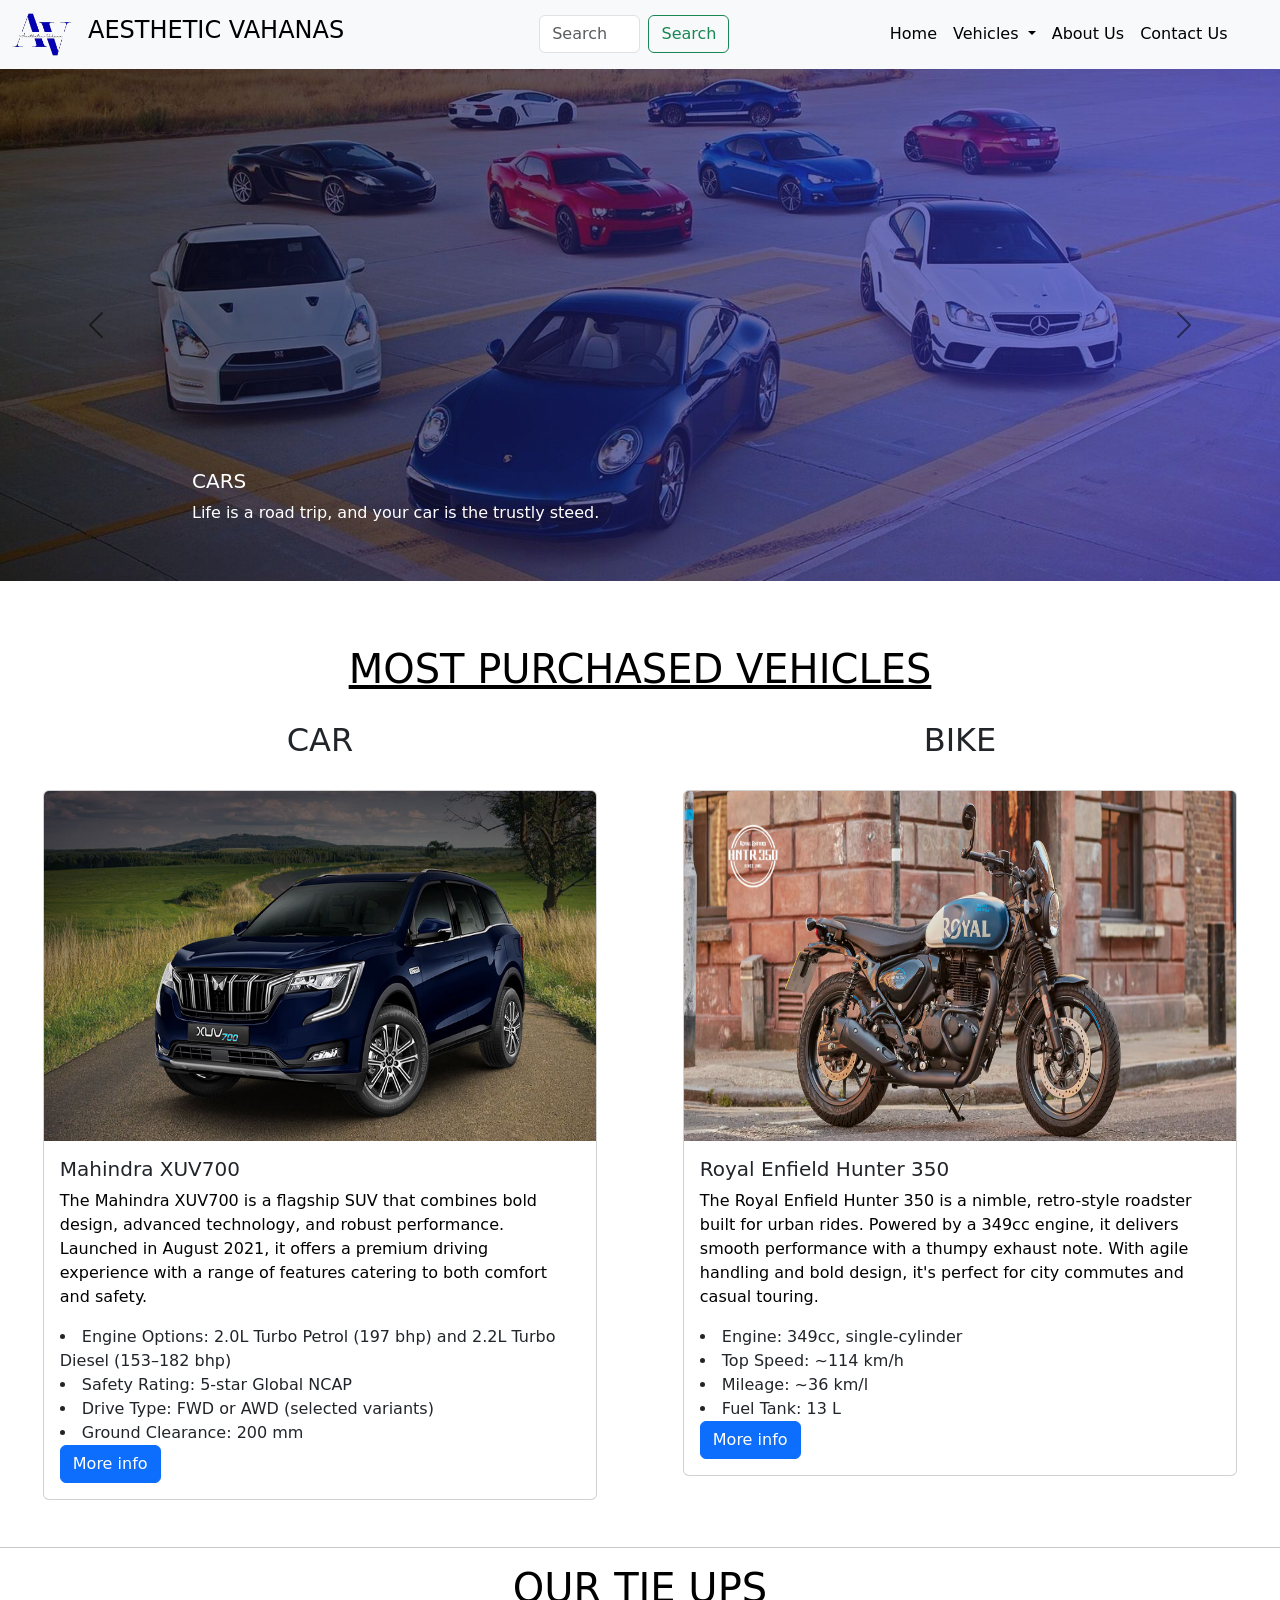
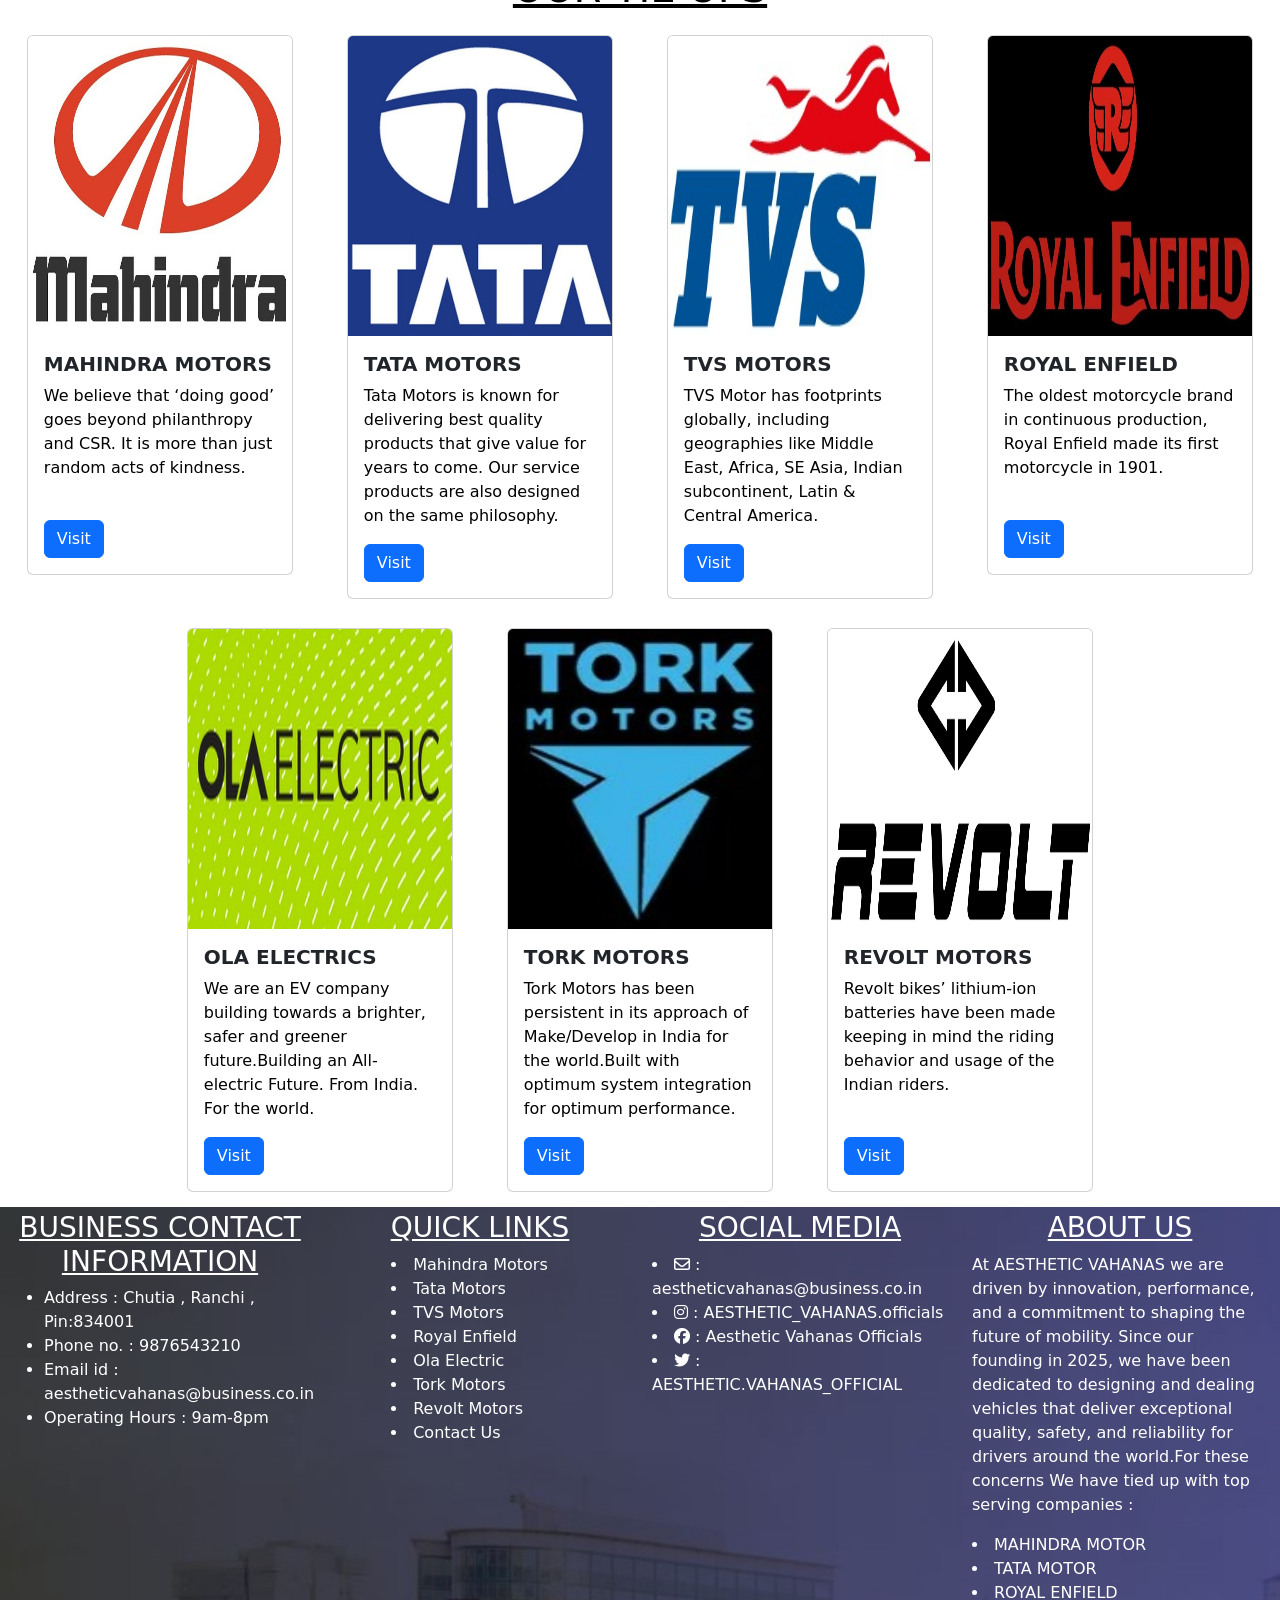
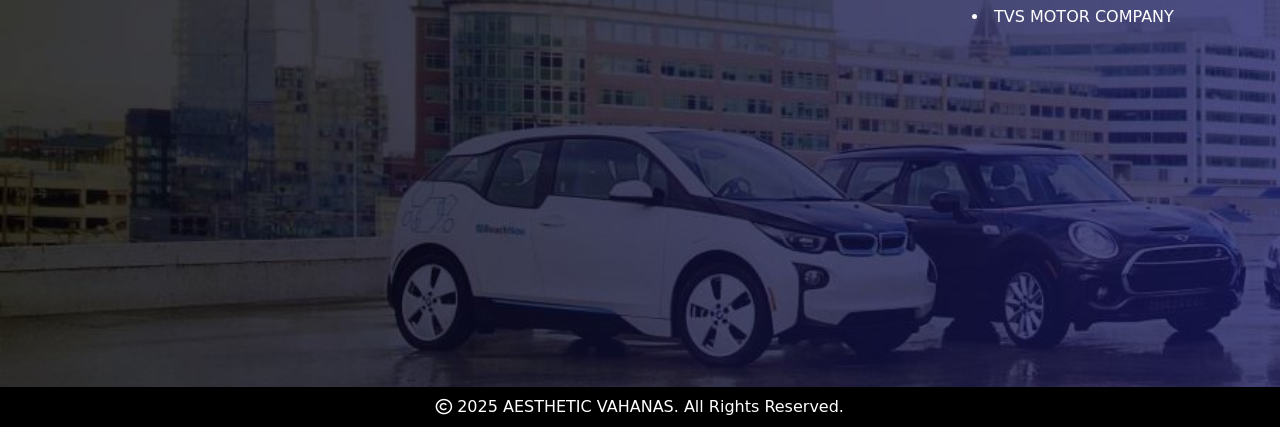
<file: project/index.html>
<!DOCTYPE html>
<html lang="en">

<head>
    <meta charset="UTF-8">
    <meta name="viewport" content="width=device-width, initial-scale=1.0">

    <title>BOOK YOUR VEHICLE</title>
    <link rel="icon" type="image/x-icon" href="img/logo.jpg">
    <link href="https://cdn.jsdelivr.net/npm/bootstrap@5.3.6/dist/css/bootstrap.min.css" rel="stylesheet"
        integrity="sha384-4Q6Gf2aSP4eDXB8Miphtr37CMZZQ5oXLH2yaXMJ2w8e2ZtHTl7GptT4jmndRuHDT" crossorigin="anonymous">
    <link rel="stylesheet" href="style.css">
</head>

<body>

    <nav class="navbar navbar-expand-lg bg-body-tertiary">
        <div class="container-fluid">
            <a class="navbar-brand col-md-1" href="index.html">
                <img src="img/logo.jpg" alt="Bootstrap" width="100%">
            </a>
            <a class="navbarbrand-name col-md-4" href="index.html">
                <h4>AESTHETIC VAHANAS</h4>
            </a>
            <button class="navbar-toggler " type="button" data-bs-toggle="collapse"
                data-bs-target="#navbarSupportedContent" aria-controls="navbarSupportedContent" aria-expanded="false"
                aria-label="Toggle navigation">
                <span class="navbar-toggler-icon"></span>
            </button>
            <div class="collapse navbar-collapse col-md-7" id="navbarSupportedContent">
                <form class="d-flex col-md-3" role="search" onsubmit="searchPage(event)">
                    <input class="form-control me-2" id="searchInput" type="search" placeholder="Search Vehicle">
                    <button class="btn btn-outline-success" type="submit">Search</button>
                </form>

                <ul class="navbar-nav  me-auto mb-2 mb-lg-0">
                    <li class="nav-item">
                        <a class="nav-link active" aria-current="page" href="index.html">Home</a>
                    </li>
                    <li class="nav-item dropdown">
                        <a class="nav-link dropdown-toggle" href="#" role="button" data-bs-toggle="dropdown"
                            aria-expanded="false">
                            Vehicles
                        </a>
                        <ul class="dropdown-menu">
                            <li><a class="dropdown-item" href="bike.html">Bikes</a></li>
                            <hr>
                            <li><a class="dropdown-item" href="car.html">Cars</a></li>
                        </ul>
                    </li>
                    <li class="nav-item">
                        <a class="nav-link" href="about.html">About Us</a>
                    </li>
                    <li class="nav-item">
                        <a class="nav-link" href="contact.html">Contact Us</a>
                    </li>
                </ul>

            </div>
        </div>
    </nav>

    <div id="carouselExampleDark" class="carousel carousel-dark slide">

        <div class="carousel-inner">
            <div class="carousel-item active" data-bs-interval="10000">
                <img src="img/car.jpg" class="d-block w-100" alt="...">
                <div class="carousel-caption d-block">
                    <h5>CARS</h5>
                    <p>Life is a road trip, and your car is the trustly steed.</p>
                </div>
            </div>
            <div class="carousel-item" data-bs-interval="2000">
                <img src="img/bike2.jpg" class="d-block w-100" alt="...">
                <div class="carousel-caption  d-block">
                    <h5>BIKES</h5>
                    <p>Life is a journey, make the most of it on two wheels.</p>
                </div>
            </div>
            <div class="carousel-item" data-title="apple">
                <img src="img/ev.jpg" class="d-block w-100" alt="...">
                <div class="carousel-caption d-block">
                    <h5>Electric CAR</h5>
                    <p>Charged and ready to drive the future.</p>
                </div>
            </div>
        </div>
        <button class="carousel-control-prev" type="button" data-bs-target="#carouselExampleDark" data-bs-slide="prev">
            <span class="carousel-control-prev-icon" aria-hidden="true"></span>
            <span class="visually-hidden">Previous</span>
        </button>
        <button class="carousel-control-next" type="button" data-bs-target="#carouselExampleDark" data-bs-slide="next">
            <span class="carousel-control-next-icon" aria-hidden="true"></span>
            <span class="visually-hidden">Next</span>
        </button>
    </div>

    <section class="product">
        <div class="container-fluid">
            <div class="row">
                <h1><u>MOST PURCHASED VEHICLES</u></h1>
                <div class="col-md-6">
                    <h2>CAR</h2>
                    <div class="card">
                        <img src="img/c1.jpg" class="card-img-top" alt="...">
                        <div class="card-body">
                            <h5 class="card-title">Mahindra XUV700</h5>
                            <p class="card-text">The Mahindra XUV700 is a flagship SUV that combines bold design,
                                advanced technology, and robust performance. Launched in August 2021, it offers a
                                premium driving experience with a range of features catering to both comfort and safety.

                            </p>
                            <li>Engine Options: 2.0L Turbo Petrol (197 bhp) and 2.2L Turbo Diesel (153–182 bhp)</li>
                            <li>Safety Rating: 5-star Global NCAP</li>
                            <li>Drive Type: FWD or AWD (selected variants)</li>
                            <li>Ground Clearance: 200 mm</li>
                            <a href="mahindra.html" class="btn btn-primary">More info</a>
                        </div>
                    </div>
                </div>
                <div class="col-md-6">
                    <h2>BIKE</h2>
                    <div class="card">
                        <img src="img/re1.jpg" class="card-img-top" alt="...">
                        <div class="card-body">
                            <h5 class="card-title">Royal Enfield Hunter 350</h5>
                            <p class="card-text">The Royal Enfield Hunter 350 is a nimble, retro-style roadster built
                                for urban rides.
                                Powered by a 349cc engine, it delivers smooth performance with a thumpy exhaust note.
                                With agile handling and bold design, it's perfect for city commutes and casual
                                touring.

                            </p>
                            <li>Engine: 349cc, single-cylinder</li>
                            <li>Top Speed: ~114 km/h</li>
                            <li>Mileage: ~36 km/l</li>
                            <li>Fuel Tank: 13 L</li>
                            <a href="royal.html" class="btn btn-primary">More info</a>
                        </div>
                    </div>
                </div>
            </div>
        </div>

    </section>
    <hr>
    <h1><u> OUR TIE UPS </u></h1>
    <section class="cards">
        <div class="container-fluid">
            <div class="row">
                <div class="col-md-3">
                    <div class="card">
                        <img src="img/lg1.jpg" class="card-img-top" alt="...">
                        <div class="card-body">
                            <h5 class="card-title"><b>MAHINDRA MOTORS</b></h5>
                            <p class="card-text">We believe that ‘doing good’ goes beyond
                                philanthropy and CSR. It is more than just random acts of kindness. <br> </p> <br>
                            <a href="https://auto.mahindra.com/" class="btn btn-primary">Visit</a>
                        </div>
                    </div>

                </div>
                <div class="col-md-3">
                    <div class="card">
                        <img src="img/lg2.jpg" class="card-img-top" alt="...">
                        <div class="card-body">
                            <h5 class="card-title"><b>TATA MOTORS</b></h5>
                            <p class="card-text">Tata Motors is known for delivering best quality products that give
                                value for years to come. Our service products are also designed on the same philosophy.
                            </p>
                            <a href="https://cars.tatamotors.com/" class="btn btn-primary">Visit</a>
                        </div>
                    </div>

                </div>
                <div class="col-md-3">
                    <div class="card">
                        <img src="img/lg3.jpg" class="card-img-top" alt="...">
                        <div class="card-body">
                            <h5 class="card-title"><b>TVS MOTORS</b></h5>
                            <p class="card-text">TVS Motor has footprints globally, including geographies like Middle
                                East, Africa, SE Asia, Indian subcontinent, Latin & Central America.</p>
                            <a href="https://www.tvsmotor.com/" class="btn btn-primary">Visit</a>
                        </div>
                    </div>

                </div>
                <div class="col-md-3">
                    <div class="card">
                        <img src="img/lg4.jpg" class="card-img-top" alt="...">
                        <div class="card-body">
                            <h5 class="card-title"><b>ROYAL ENFIELD</b></h5>
                            <p class="card-text">The oldest motorcycle brand in continuous production, Royal Enfield
                                made its first motorcycle in 1901.<br></p><br>
                            <a href="https://www.royalenfield.com/in/en/home/" class="btn btn-primary">Visit</a>
                        </div>
                    </div>

                </div>

                <div class="left col-md-3">
                    <div class="card">
                        <img src="img/lg5.jpg" class="card-img-top" alt="...">
                        <div class="card-body">
                            <h5 class="card-title"><b>OLA ELECTRICS</b></h5>
                            <p class="card-text">We are an EV company building towards a brighter, safer and
                                greener
                                future.Building an All-electric Future. From India. For the world.

                            </p>
                            <a href="https://www.olaelectric.com/" class="btn btn-primary">Visit</a>
                        </div>
                    </div>

                </div>
                <div class="col-md-3">
                    <div class="card">
                        <img src="img/lg6.jpg" class="card-img-top" alt="...">
                        <div class="card-body">
                            <h5 class="card-title"><b>TORK MOTORS</b></h5>
                            <p class="card-text">Tork Motors has been persistent in its approach of Make/Develop
                                in
                                India for the world.Built with optimum system integration for optimum
                                performance.
                            </p>
                            <a href="https://torkmotors.com/" class="btn btn-primary">Visit</a>
                        </div>
                    </div>

                </div>
                <div class="right col-md-3">
                    <div class="card">
                        <img src="img/lg7.jpg" class="card-img-top" alt="...">
                        <div class="card-body">
                            <h5 class="card-title"><b>REVOLT MOTORS</b></h5>
                            <p class="card-text">Revolt bikes’ lithium-ion batteries have been made keeping in
                                mind
                                the
                                riding behavior and usage of the Indian riders.

                            </p><br>
                            <a href="https://www.revoltmotors.com/" class="btn btn-primary">Visit</a>
                        </div>
                    </div>
                </div>

            </div>
        </div>
    </section>

    <section class="footer">
        <div class="container-fluid">
            <div class="row">
                <div class="col-md-3">
                    <u class="u">
                        <h3>BUSINESS CONTACT INFORMATION</h3>
                    </u>
                    <ul>
                        <li>Address : Chutia , Ranchi , Pin:834001</li>
                        <li>Phone no. : 9876543210</li>
                        <li>Email id : aestheticvahanas@business.co.in</li>
                        <li>Operating Hours : 9am-8pm </li>
                    </ul>
                </div>

                <div class="col-md-3">
                    <u class="u">
                        <h3>QUICK LINKS</h3>
                    </u>
                    <div class=" text-center">
                        <li><a href="mahindra.html">Mahindra Motors</a></li>
                        <li><a href="tata.html">Tata Motors</a></li>
                        <li><a href="tvs.html">TVS Motors</a></li>
                        <li><a href="royal.html">Royal Enfield</a></li>
                        <li><a href="ola.html">Ola Electric</a></li>
                        <li><a href="tork.html">Tork Motors</a></li>
                        <li><a href="revolt.html">Revolt Motors</a></li>
                        <li><a href="contact.html">Contact Us</a></li>
                    </div>
                </div>

                <div class="col-md-3">
                    <u class="u">
                        <h3>SOCIAL MEDIA</h3>
                    </u>
                    <li><i class="fa-regular fa-envelope"></i> : aestheticvahanas@business.co.in</li>
                    <li><i class="fa-brands fa-instagram"></i> : AESTHETIC_VAHANAS.officials</li>
                    <li><i class="fa-brands fa-facebook"></i> : Aesthetic Vahanas Officials</li>
                    <li><i class="fa-brands fa-twitter"></i> : AESTHETIC.VAHANAS_OFFICIAL</li>
                </div>

                <div class="col-md-3">
                    <u class="u">
                        <h3>ABOUT US</h3>
                    </u>
                    <p>At AESTHETIC VAHANAS we are driven by innovation, performance, and a commitment to shaping the
                        future of mobility. Since our founding in 2025, we have been dedicated to designing and
                        dealing vehicles that deliver exceptional quality, safety, and reliability for drivers
                        around the world.For these concerns
                        We have tied up with top serving companies :

                    </p>
                    <li>MAHINDRA MOTOR</li>
                    <li>TATA MOTOR</li>
                    <li>ROYAL ENFIELD</li>
                    <li>TVS MOTOR COMPANY</li>
                </div>
            </div>
        </div>
    </section>

    <section class="copyright">
        <div class="container-fluid">
            <div class="row">
                <div class="col-md-12">
                    <h6> <i class="fa-regular fa-copyright"></i> 2025 AESTHETIC VAHANAS. All Rights Reserved.</h6>
                </div>
            </div>
        </div>
    </section>

    <script src="https://cdnjs.cloudflare.com/ajax/libs/jquery/3.7.1/jquery.min.js"
        integrity="sha512-v2CJ7UaYy4JwqLDIrZUI/4hqeoQieOmAZNXBeQyjo21dadnwR+8ZaIJVT8EE2iyI61OV8e6M8PP2/4hpQINQ/g=="
        crossorigin="anonymous" referrerpolicy="no-referrer"></script>
    <script src="https://cdn.jsdelivr.net/npm/bootstrap@5.3.6/dist/js/bootstrap.bundle.min.js"
        integrity="sha384-j1CDi7MgGQ12Z7Qab0qlWQ/Qqz24Gc6BM0thvEMVjHnfYGF0rmFCozFSxQBxwHKO"
        crossorigin="anonymous"></script>
    <link rel="stylesheet" href="https://cdnjs.cloudflare.com/ajax/libs/font-awesome/6.7.2/css/all.min.css"
        integrity="sha512-Evv84Mr4kqVGRNSgIGL/F/aIDqQb7xQ2vcrdIwxfjThSH8CSR7PBEakCr51Ck+w+/U6swU2Im1vVX0SVk9ABhg=="
        crossorigin="anonymous" referrerpolicy="no-referrer" />
    <script src="search.js"></script>
</body>

</html>
</file>
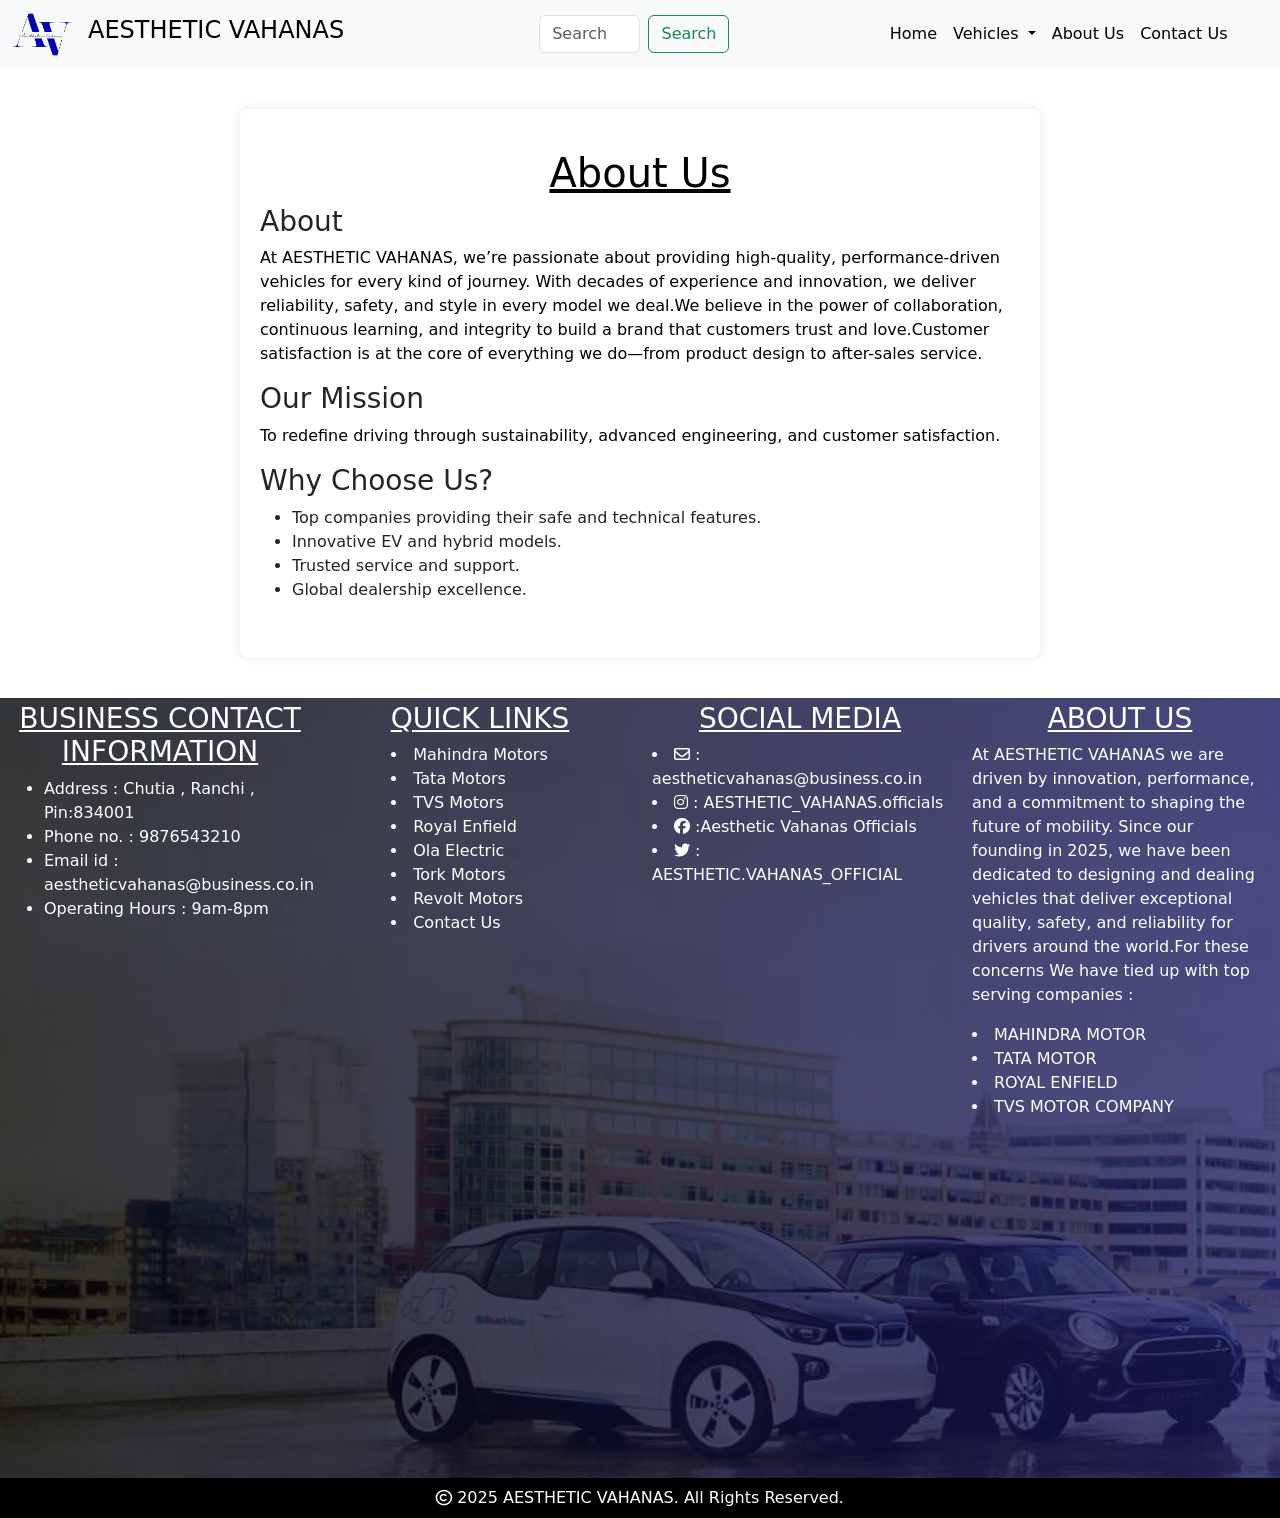
<file: project/about.html>
<!DOCTYPE html>
<html lang="en">

<head>
    <meta charset="UTF-8">
    <meta name="viewport" content="width=device-width, initial-scale=1.0">

    <title>BOOK YOUR VEHICLE: About us</title>
    <link rel="icon" type="image/x-icon" href="img/logo.jpg">
    <link href="https://cdn.jsdelivr.net/npm/bootstrap@5.3.6/dist/css/bootstrap.min.css" rel="stylesheet"
        integrity="sha384-4Q6Gf2aSP4eDXB8Miphtr37CMZZQ5oXLH2yaXMJ2w8e2ZtHTl7GptT4jmndRuHDT" crossorigin="anonymous">
    <link rel="stylesheet" href="style.css">
</head>

<body>

    <nav class="navbar navbar-expand-lg bg-body-tertiary">
        <div class="container-fluid">
            <a class="navbar-brand col-md-1" href="index.html">
                <img src="img/logo.jpg" alt="Bootstrap" width="100%">
            </a>
           <a class="navbarbrand-name col-md-4" href="index.html"><h4>AESTHETIC VAHANAS</h4></a>
           
            <div class="collapse navbar-collapse col-md-7" id="navbarSupportedContent">
                <form class="d-flex col-md-3" role="search" onsubmit="searchPage(event)">
                    <input class="form-control me-2" id="searchInput" type="search" placeholder="Search Vehicle">
                    <button class="btn btn-outline-success" type="submit">Search</button>
                </form>
                <ul class="navbar-nav  me-auto mb-2 mb-lg-0">
                    <li class="nav-item">
                        <a class="nav-link active" aria-current="page" href="index.html">Home</a>
                    </li>
                    <li class="nav-item dropdown">
                        <a class="nav-link dropdown-toggle" href="#" role="button" data-bs-toggle="dropdown"
                            aria-expanded="false">
                            Vehicles
                        </a>
                        <ul class="dropdown-menu">
                            <li><a class="dropdown-item" href="bike.html">Bikes</a></li>
                            <hr>
                            <li><a class="dropdown-item" href="car.html">Cars</a></li>
                        </ul>
                    </li>
                    <li class="nav-item">
                        <a class="nav-link" href="about.html">About Us</a>
                    </li>
                    <li class="nav-item">
                        <a class="nav-link" href="contact.html">Contact Us</a>
                    </li>
                </ul>

            </div>
        </div>
    </nav>

    <section class="about">
        <h1><u>About Us</u></h1>
        <h3>About</h3>
        <p>At AESTHETIC VAHANAS, we’re passionate about providing high-quality, performance-driven vehicles for every
            kind of journey. With decades of experience and innovation, we deliver reliability, safety, and style in every
            model we deal.We believe in the power of collaboration, continuous learning, and integrity to build a brand
            that customers trust and love.Customer satisfaction is at the core of everything we do—from product design
            to after-sales service.</p>

        <h3>Our Mission</h3>
        <p>To redefine driving through sustainability, advanced engineering, and customer satisfaction.</p>

        <h3>Why Choose Us?</h3>
        <ul>
            <li>Top companies providing their safe and technical features.</li>
            <li>Innovative EV and hybrid models.</li>
            <li>Trusted service and support.</li>
            <li>Global dealership excellence.</li>
        </ul>
    </section>

    <section class="footer">
        <div class="container-fluid">
            <div class="row">
                <div class="col-md-3">
                    <u class="u">
                        <h3>BUSINESS CONTACT INFORMATION</h3>
                    </u>
                    <ul>
                        <li>Address : Chutia , Ranchi , Pin:834001</li>
                        <li>Phone no. : 9876543210</li>
                        <li>Email id : aestheticvahanas@business.co.in</li>
                        <li>Operating Hours : 9am-8pm </li>
                    </ul>
                </div>

                 <div class="col-md-3">
                    <u class="u">
                        <h3>QUICK LINKS</h3>
                    </u>
                    <div class=" text-center">
                    <li><a href="mahindra.html">Mahindra Motors</a></li>
                    <li><a href="tata.html">Tata Motors</a></li>
                    <li><a href="tvs.html">TVS Motors</a></li>
                    <li><a href="royal.html">Royal Enfield</a></li>
                    <li><a href="ola.html">Ola Electric</a></li>
                    <li><a href="tork.html">Tork Motors</a></li>
                    <li><a href="revolt.html">Revolt Motors</a></li>
                    <li><a href="contact.html">Contact Us</a></li>
                    </div>
                </div>

                <div class="col-md-3">
                    <u class="u">
                        <h3>SOCIAL MEDIA</h3>
                    </u>
                    <li><i class="fa-regular fa-envelope"></i> : aestheticvahanas@business.co.in</li>
                    <li><i class="fa-brands fa-instagram"></i> : AESTHETIC_VAHANAS.officials</li>
                    <li><i class="fa-brands fa-facebook"></i> :Aesthetic Vahanas Officials</li>
                    <li><i class="fa-brands fa-twitter"></i> : AESTHETIC.VAHANAS_OFFICIAL</li>
                </div>

                <div class="col-md-3">
                    <u class="u">
                        <h3>ABOUT US</h3>
                    </u>
                    <p>At AESTHETIC VAHANAS we are driven by innovation, performance, and a commitment to shaping the
                        future of mobility. Since our founding in 2025, we have been dedicated to designing and
                        dealing vehicles that deliver exceptional quality, safety, and reliability for drivers
                        around the world.For these concerns
                        We have tied up with top serving companies :
                        <li>MAHINDRA MOTOR</li>
                        <li>TATA MOTOR</li>
                        <li>ROYAL ENFIELD</li>
                        <li>TVS MOTOR COMPANY</li>
                    </p>
                </div>
            </div>
        </div>
    </section>

    <section class="copyright">
        <div class="container-fluid">
            <div class="row">
                <div class="col-md-12">
                    <h6> <i class="fa-regular fa-copyright"></i> 2025 AESTHETIC VAHANAS. All Rights Reserved.</h6>
                </div>
            </div>
        </div>
    </section>


    <script src="https://cdnjs.cloudflare.com/ajax/libs/jquery/3.7.1/jquery.min.js"
        integrity="sha512-v2CJ7UaYy4JwqLDIrZUI/4hqeoQieOmAZNXBeQyjo21dadnwR+8ZaIJVT8EE2iyI61OV8e6M8PP2/4hpQINQ/g=="
        crossorigin="anonymous" referrerpolicy="no-referrer"></script>
    <script src="https://cdn.jsdelivr.net/npm/bootstrap@5.3.6/dist/js/bootstrap.bundle.min.js"
        integrity="sha384-j1CDi7MgGQ12Z7Qab0qlWQ/Qqz24Gc6BM0thvEMVjHnfYGF0rmFCozFSxQBxwHKO"
        crossorigin="anonymous"></script>
    <link rel="stylesheet" href="https://cdnjs.cloudflare.com/ajax/libs/font-awesome/6.7.2/css/all.min.css"
        integrity="sha512-Evv84Mr4kqVGRNSgIGL/F/aIDqQb7xQ2vcrdIwxfjThSH8CSR7PBEakCr51Ck+w+/U6swU2Im1vVX0SVk9ABhg=="
        crossorigin="anonymous" referrerpolicy="no-referrer" />
        <script src="search.js"></script>
</body>

</html>
</file>
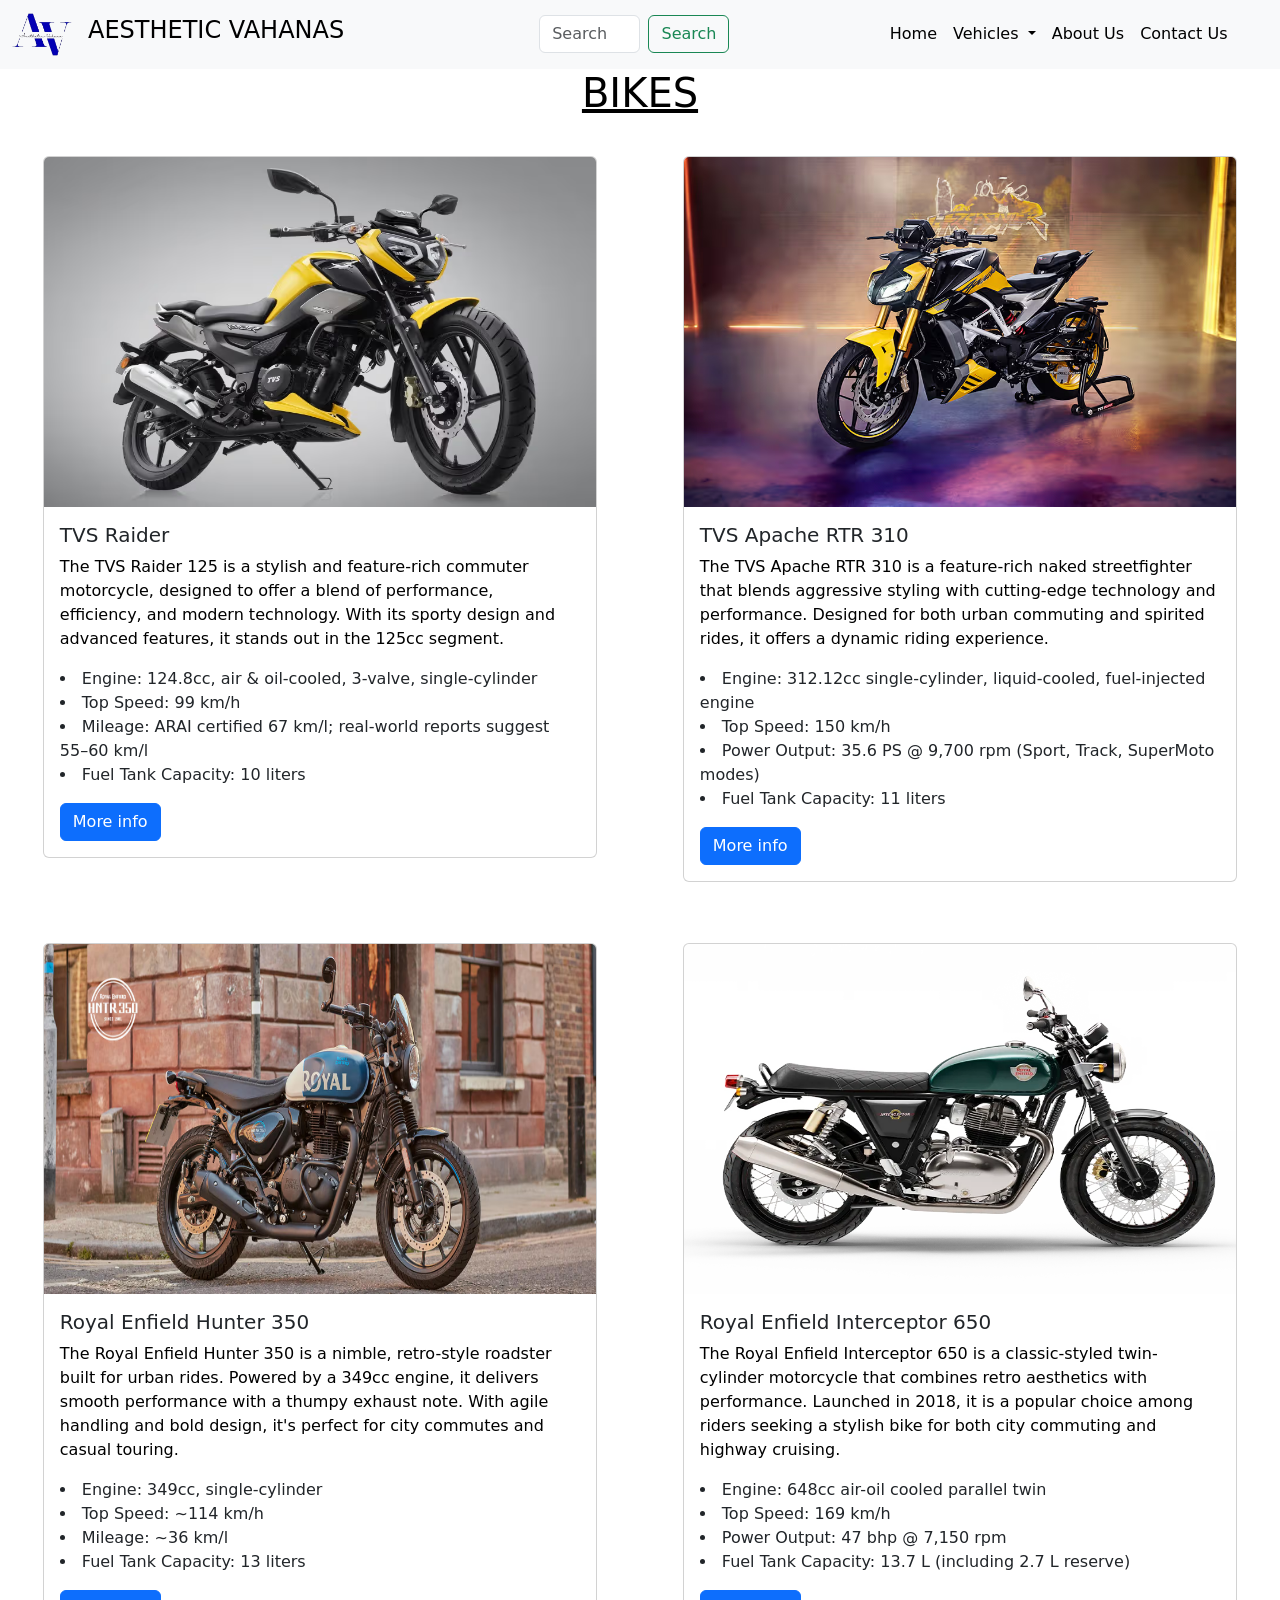
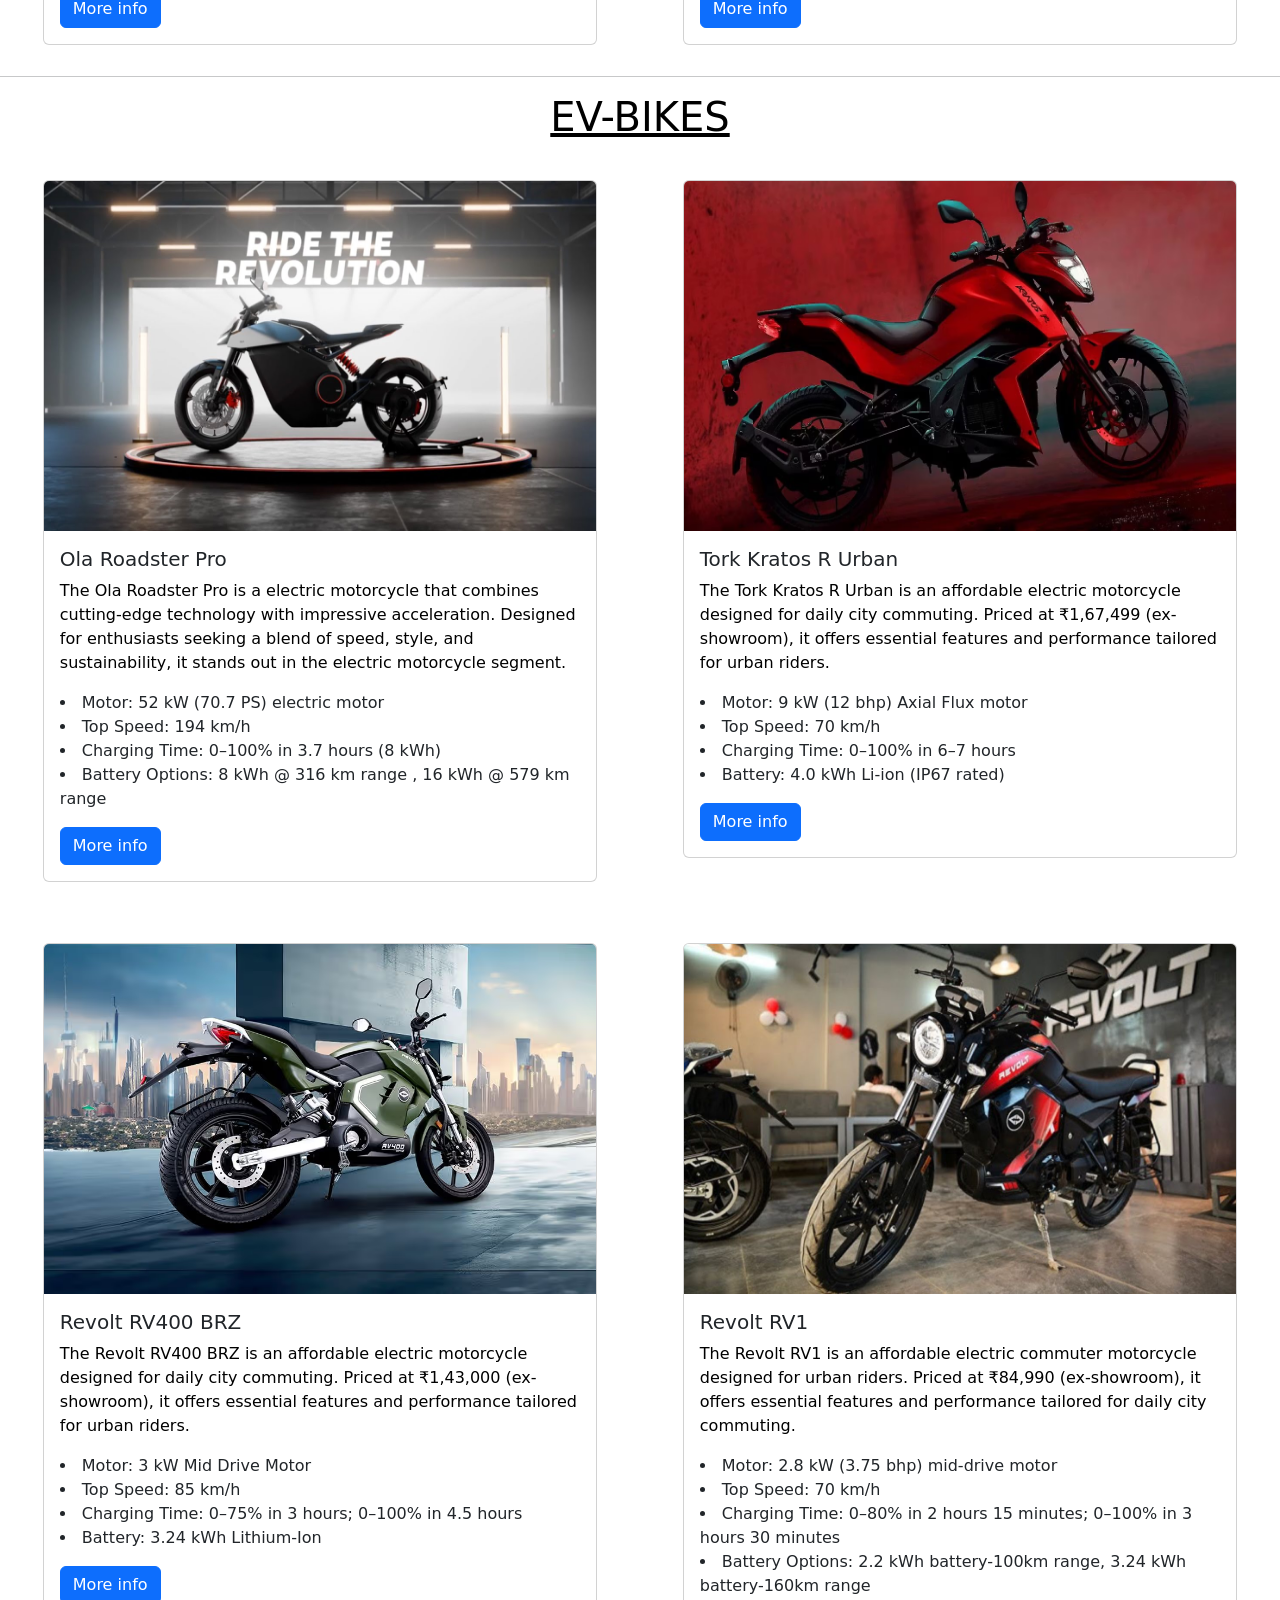
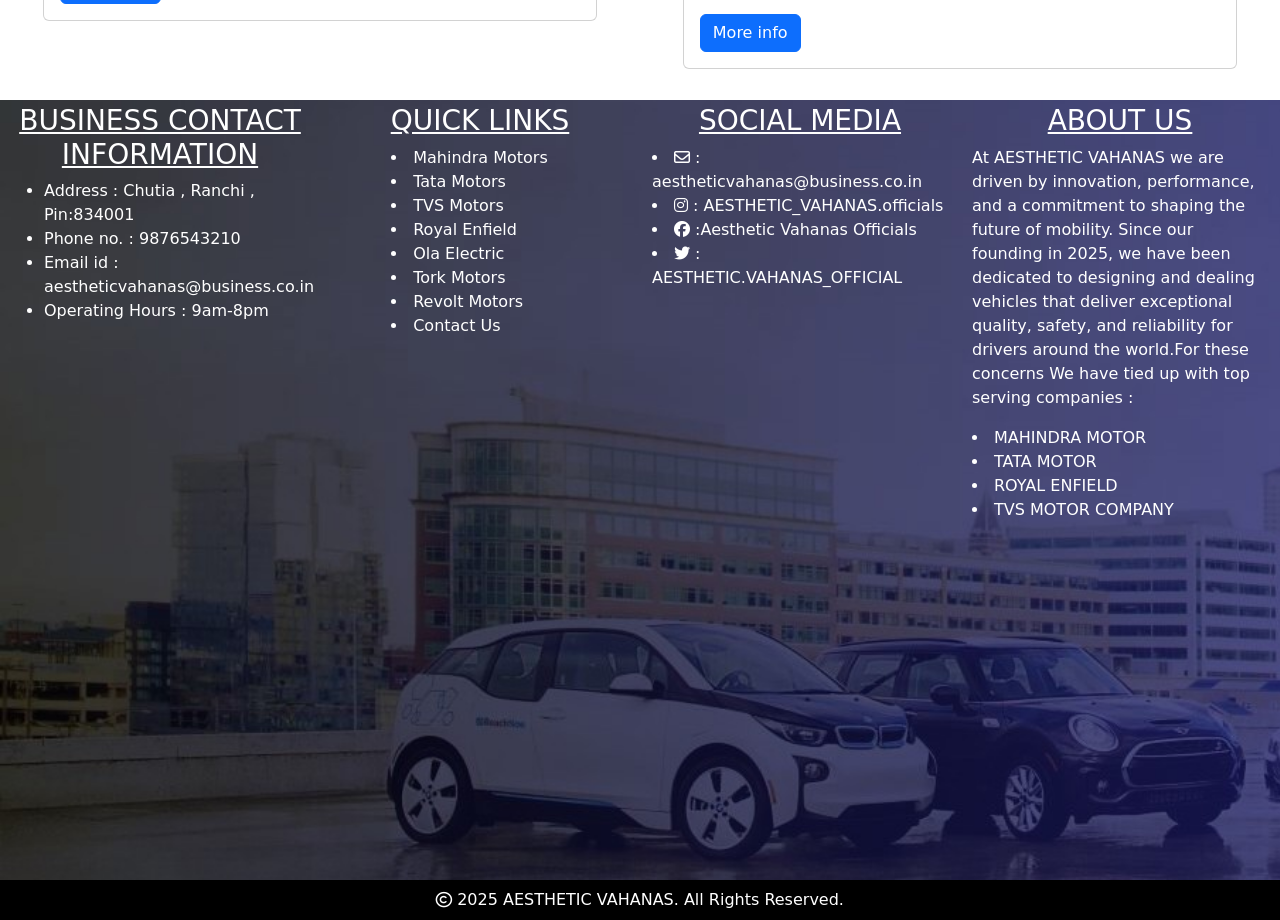
<file: project/bike.html>
<!DOCTYPE html>
<html lang="en">

<head>
    <meta charset="UTF-8">
    <meta name="viewport" content="width=device-width, initial-scale=1.0">

    <title>BOOK YOUR VEHICLE: Bikes</title>
    <link rel="icon" type="image/x-icon" href="img/logo.jpg">
    <link href="https://cdn.jsdelivr.net/npm/bootstrap@5.3.6/dist/css/bootstrap.min.css" rel="stylesheet"
        integrity="sha384-4Q6Gf2aSP4eDXB8Miphtr37CMZZQ5oXLH2yaXMJ2w8e2ZtHTl7GptT4jmndRuHDT" crossorigin="anonymous">
    <link rel="stylesheet" href="style.css">
</head>

<body>

    <nav class="navbar navbar-expand-lg bg-body-tertiary">
        <div class="container-fluid">
            <a class="navbar-brand col-md-1" href="index.html">
                <img src="img/logo.jpg" alt="Bootstrap" width="100%">
            </a>
            <a class="navbarbrand-name col-md-4" href="index.html"><h4>AESTHETIC VAHANAS</h4></a>
            
            <div class="collapse navbar-collapse col-md-7" id="navbarSupportedContent">
                <form class="d-flex col-md-3" role="search" onsubmit="searchPage(event)">
                    <input class="form-control me-2" id="searchInput" type="search" placeholder="Search Vehicle">
                    <button class="btn btn-outline-success" type="submit">Search</button>
                </form>
                <ul class="navbar-nav  me-auto mb-2 mb-lg-0">
                    <li class="nav-item">
                        <a class="nav-link active" aria-current="page" href="index.html">Home</a>
                    </li>
                    <li class="nav-item dropdown">
                        <a class="nav-link dropdown-toggle" href="#" role="button" data-bs-toggle="dropdown"
                            aria-expanded="false">
                            Vehicles
                        </a>
                        <ul class="dropdown-menu">
                            <li><a class="dropdown-item" href="bike.html">Bikes</a></li>
                            <hr>
                            <li><a class="dropdown-item" href="car.html">Cars</a></li>
                        </ul>
                    </li>
                    <li class="nav-item">
                        <a class="nav-link" href="about.html">About Us</a>
                    </li>
                    <li class="nav-item">
                        <a class="nav-link" href="contact.html">Contact Us</a>
                    </li>
                </ul>

            </div>
        </div>
    </nav>

    <section class="cards">
        <div class="container-fluid">
            <div class="row">
                <h1><u>BIKES</u></h1>
                <div class="col-md-6">
                    <div class="card">
                        <img src="img/tvs1.jpg" class="card-img-top" alt="...">
                        <div class="card-body">
                            <h5 class="card-title">TVS Raider</h5>
                            <p class="card-text">The TVS Raider 125 is a stylish and feature-rich commuter motorcycle,
                                designed to offer a blend of performance, efficiency, and modern technology. With its
                                sporty design and advanced features, it stands out in the 125cc segment.
                                <li>Engine: 124.8cc, air & oil-cooled, 3-valve, single-cylinder</li>
                                <li>Top Speed: 99 km/h</li>
                                <li>Mileage: ARAI certified 67 km/l; real-world reports suggest 55–60 km/l</li>
                                <li>Fuel Tank Capacity: 10 liters</li>
                            </p>

                            <a href="tvs.html#carousel1" class="btn btn-primary">More info</a>
                        </div>
                    </div>

                </div>
                <div class="col-md-6">
                    <div class="card">
                        <img src="img/tvs2.jpg" class="card-img-top" alt="...">
                        <div class="card-body">
                            <h5 class="card-title">TVS Apache RTR 310</h5>
                            <p class="card-text">The TVS Apache RTR 310 is a feature-rich naked streetfighter that
                                blends aggressive styling with cutting-edge technology and performance. Designed for
                                both urban commuting and spirited rides, it offers a dynamic riding experience.
                                <li>Engine: 312.12cc single-cylinder, liquid-cooled, fuel-injected engine</li>
                                <li>Top Speed: 150 km/h</li>
                                <li>Power Output: 35.6 PS @ 9,700 rpm (Sport, Track, SuperMoto modes)</li>
                                <li>Fuel Tank Capacity: 11 liters</li>
                            </p>

                            <a href="tvs.html#carousel2" class="btn btn-primary">More info</a>

                        </div>
                    </div>

                </div>

                <div class="col-md-6">
                    <div class="card">
                        <img src="img/re1.jpg" class="card-img-top" alt="...">
                        <div class="card-body">
                            <h5 class="card-title">Royal Enfield Hunter 350</h5>
                            <p class="card-text">The Royal Enfield Hunter 350 is a nimble, retro-style roadster built
                                for urban rides.
                                Powered by a 349cc engine, it delivers smooth performance with a thumpy exhaust note.
                                With agile handling and bold design, it's perfect for city commutes and casual
                                touring.
                                <li>Engine: 349cc, single-cylinder</li>
                                <li>Top Speed: ~114 km/h</li>
                                <li>Mileage: ~36 km/l</li>
                                <li>Fuel Tank Capacity: 13 liters</li>
                            </p>

                            <a href="royal.html#carousel1" class="btn btn-primary">More info</a>

                        </div>
                    </div>
                </div>
                <div class="col-md-6">
                    <div class="card">
                        <img src="img/re2.jpg" class="card-img-top" alt="...">
                        <div class="card-body">
                            <h5 class="card-title">Royal Enfield Interceptor 650</h5>
                            <p class="card-text">The Royal Enfield Interceptor 650 is a classic-styled twin-cylinder
                                motorcycle that combines retro aesthetics with performance. Launched in 2018, it
                                is a popular choice among riders seeking a stylish bike for both
                                city commuting and highway cruising.
                                <li>Engine: 648cc air-oil cooled parallel twin</li>
                                <li>Top Speed: 169 km/h</li>
                                <li>Power Output: 47 bhp @ 7,150 rpm</li>
                                <li>Fuel Tank Capacity: 13.7 L (including 2.7 L reserve)</li>
                            </p>

                            <a href="royal.html#carousel2" class="btn btn-primary">More info</a>
                        </div>
                    </div>
                </div>
                <hr>
                <h1><u>EV-BIKES</u></h1>
                <div class="col-md-6">
                    <div class="card">
                        <img src="img/eb1.jpg" class="card-img-top" alt="...">
                        <div class="card-body">
                            <h5 class="card-title">Ola Roadster Pro</h5>
                            <p class="card-text">The Ola Roadster Pro is a electric motorcycle that
                                combines cutting-edge technology with impressive acceleration. Designed for
                                enthusiasts seeking a blend of speed, style, and sustainability, it stands out in the
                                electric motorcycle segment.
                                <li>Motor: 52 kW (70.7 PS) electric motor</li>
                                <li>Top Speed: 194 km/h</li>
                                <li>Charging Time: 0–100% in 3.7 hours (8 kWh)</li>
                                <li>Battery Options: 8 kWh @ 316 km range , 16 kWh @ 579 km range</li>
                            </p>
                            <a href="ola.html" class="btn btn-primary">More info</a>
                        </div>
                    </div>
                </div>
                <div class="col-md-6">
                    <div class="card">
                        <img src="img/eb2.jpg" class="card-img-top" alt="...">
                        <div class="card-body">
                            <h5 class="card-title">Tork Kratos R Urban</h5>
                            <p class="card-text">The Tork Kratos R Urban is an affordable electric motorcycle designed
                                for daily city commuting. Priced at ₹1,67,499 (ex-showroom), it offers essential
                                features and performance tailored for urban riders.
                                <li>Motor: 9 kW (12 bhp) Axial Flux motor</li>
                                <li>Top Speed: 70 km/h</li>
                                <li>Charging Time: 0–100% in 6–7 hours</li>
                                <li>Battery: 4.0 kWh Li-ion (IP67 rated)</li>
                            </p>
                            <a href="tork.html" class="btn btn-primary">More info</a>
                        </div>
                    </div>
                </div>
                <div class="col-md-6">
                    <div class="card">
                        <img src="img/eb3.jpg" class="card-img-top" alt="...">
                        <div class="card-body">
                            <h5 class="card-title">Revolt RV400 BRZ</h5>
                            <p class="card-text">The Revolt RV400 BRZ is an affordable electric motorcycle designed for
                                daily city commuting. Priced at ₹1,43,000 (ex-showroom), it offers essential features
                                and performance tailored for urban riders.
                                <li>Motor: 3 kW Mid Drive Motor</li>
                                <li>Top Speed: 85 km/h</li>
                                <li>Charging Time: 0–75% in 3 hours; 0–100% in 4.5 hours</li>
                                <li>Battery: 3.24 kWh Lithium-Ion</li>
                            </p>

                            <a href="revolt.html#carousel1" class="btn btn-primary">More info</a>
                        </div>
                    </div>
                </div>
                <div class="col-md-6">
                    <div class="card">
                        <img src="img/eb4.jpg" class="card-img-top" alt="...">
                        <div class="card-body">
                            <h5 class="card-title">Revolt RV1</h5>
                            <p class="card-text">The Revolt RV1 is an affordable electric commuter motorcycle designed
                                for urban riders. Priced at ₹84,990 (ex-showroom), it offers essential features and
                                performance tailored for daily city commuting.
                                <li>Motor: 2.8 kW (3.75 bhp) mid-drive motor</li>
                                <li>Top Speed: 70 km/h</li>
                                <li>Charging Time: 0–80% in 2 hours 15 minutes; 0–100% in 3 hours 30 minutes</li>
                                <li>Battery Options: 2.2 kWh battery-100km range, 3.24 kWh battery-160km range</li>
                            </p>

                            <a href="revolt.html#carousel2" class="btn btn-primary">More info</a>
                        </div>
                    </div>
                </div>

            </div>
        </div>
    </section>

    <section class="footer">
        <div class="container-fluid">
            <div class="row">
                <div class="col-md-3">
                    <u class="u">
                        <h3>BUSINESS CONTACT INFORMATION</h3>
                    </u>
                    <ul>
                        <li>Address : Chutia , Ranchi , Pin:834001</li>
                        <li>Phone no. : 9876543210</li>
                        <li>Email id : aestheticvahanas@business.co.in</li>
                        <li>Operating Hours : 9am-8pm </li>
                    </ul>
                </div>

                 <div class="col-md-3">
                    <u class="u">
                        <h3>QUICK LINKS</h3>
                    </u>
                    <div class=" text-center">
                    <li><a href="mahindra.html">Mahindra Motors</a></li>
                    <li><a href="tata.html">Tata Motors</a></li>
                    <li><a href="tvs.html">TVS Motors</a></li>
                    <li><a href="royal.html">Royal Enfield</a></li>
                    <li><a href="ola.html">Ola Electric</a></li>
                    <li><a href="tork.html">Tork Motors</a></li>
                    <li><a href="revolt.html">Revolt Motors</a></li>
                    <li><a href="contact.html">Contact Us</a></li>
                    </div>
                </div>

                <div class="col-md-3">
                    <u class="u">
                        <h3>SOCIAL MEDIA</h3>
                    </u>
                    <li><i class="fa-regular fa-envelope"></i> : aestheticvahanas@business.co.in</li>
                    <li><i class="fa-brands fa-instagram"></i> : AESTHETIC_VAHANAS.officials</li>
                    <li><i class="fa-brands fa-facebook"></i> :Aesthetic Vahanas Officials</li>
                    <li><i class="fa-brands fa-twitter"></i> : AESTHETIC.VAHANAS_OFFICIAL</li>
                </div>

                <div class="col-md-3">
                    <u class="u">
                        <h3>ABOUT US</h3>
                    </u>
                    <p>At AESTHETIC VAHANAS we are driven by innovation, performance, and a commitment to shaping the
                        future of mobility. Since our founding in 2025, we have been dedicated to designing and
                        dealing vehicles that deliver exceptional quality, safety, and reliability for drivers
                        around the world.For these concerns
                        We have tied up with top serving companies :
                        <li>MAHINDRA MOTOR</li>
                        <li>TATA MOTOR</li>
                        <li>ROYAL ENFIELD</li>
                        <li>TVS MOTOR COMPANY</li>
                    </p>
                </div>
            </div>
        </div>
    </section>

    <section class="copyright">
        <div class="container-fluid">
            <div class="row">
                <div class="col-md-12">
                    <h6> <i class="fa-regular fa-copyright"></i> 2025 AESTHETIC VAHANAS. All Rights Reserved.</h6>
                </div>
            </div>
        </div>
    </section>

    <script src="https://cdnjs.cloudflare.com/ajax/libs/jquery/3.7.1/jquery.min.js"
        integrity="sha512-v2CJ7UaYy4JwqLDIrZUI/4hqeoQieOmAZNXBeQyjo21dadnwR+8ZaIJVT8EE2iyI61OV8e6M8PP2/4hpQINQ/g=="
        crossorigin="anonymous" referrerpolicy="no-referrer"></script>
    <script src="https://cdn.jsdelivr.net/npm/bootstrap@5.3.6/dist/js/bootstrap.bundle.min.js"
        integrity="sha384-j1CDi7MgGQ12Z7Qab0qlWQ/Qqz24Gc6BM0thvEMVjHnfYGF0rmFCozFSxQBxwHKO"
        crossorigin="anonymous"></script>
<link rel="stylesheet" href="https://cdnjs.cloudflare.com/ajax/libs/font-awesome/6.7.2/css/all.min.css"
    integrity="sha512-Evv84Mr4kqVGRNSgIGL/F/aIDqQb7xQ2vcrdIwxfjThSH8CSR7PBEakCr51Ck+w+/U6swU2Im1vVX0SVk9ABhg=="
    crossorigin="anonymous" referrerpolicy="no-referrer" />
    <script src="search.js"></script>
</html>
</file>
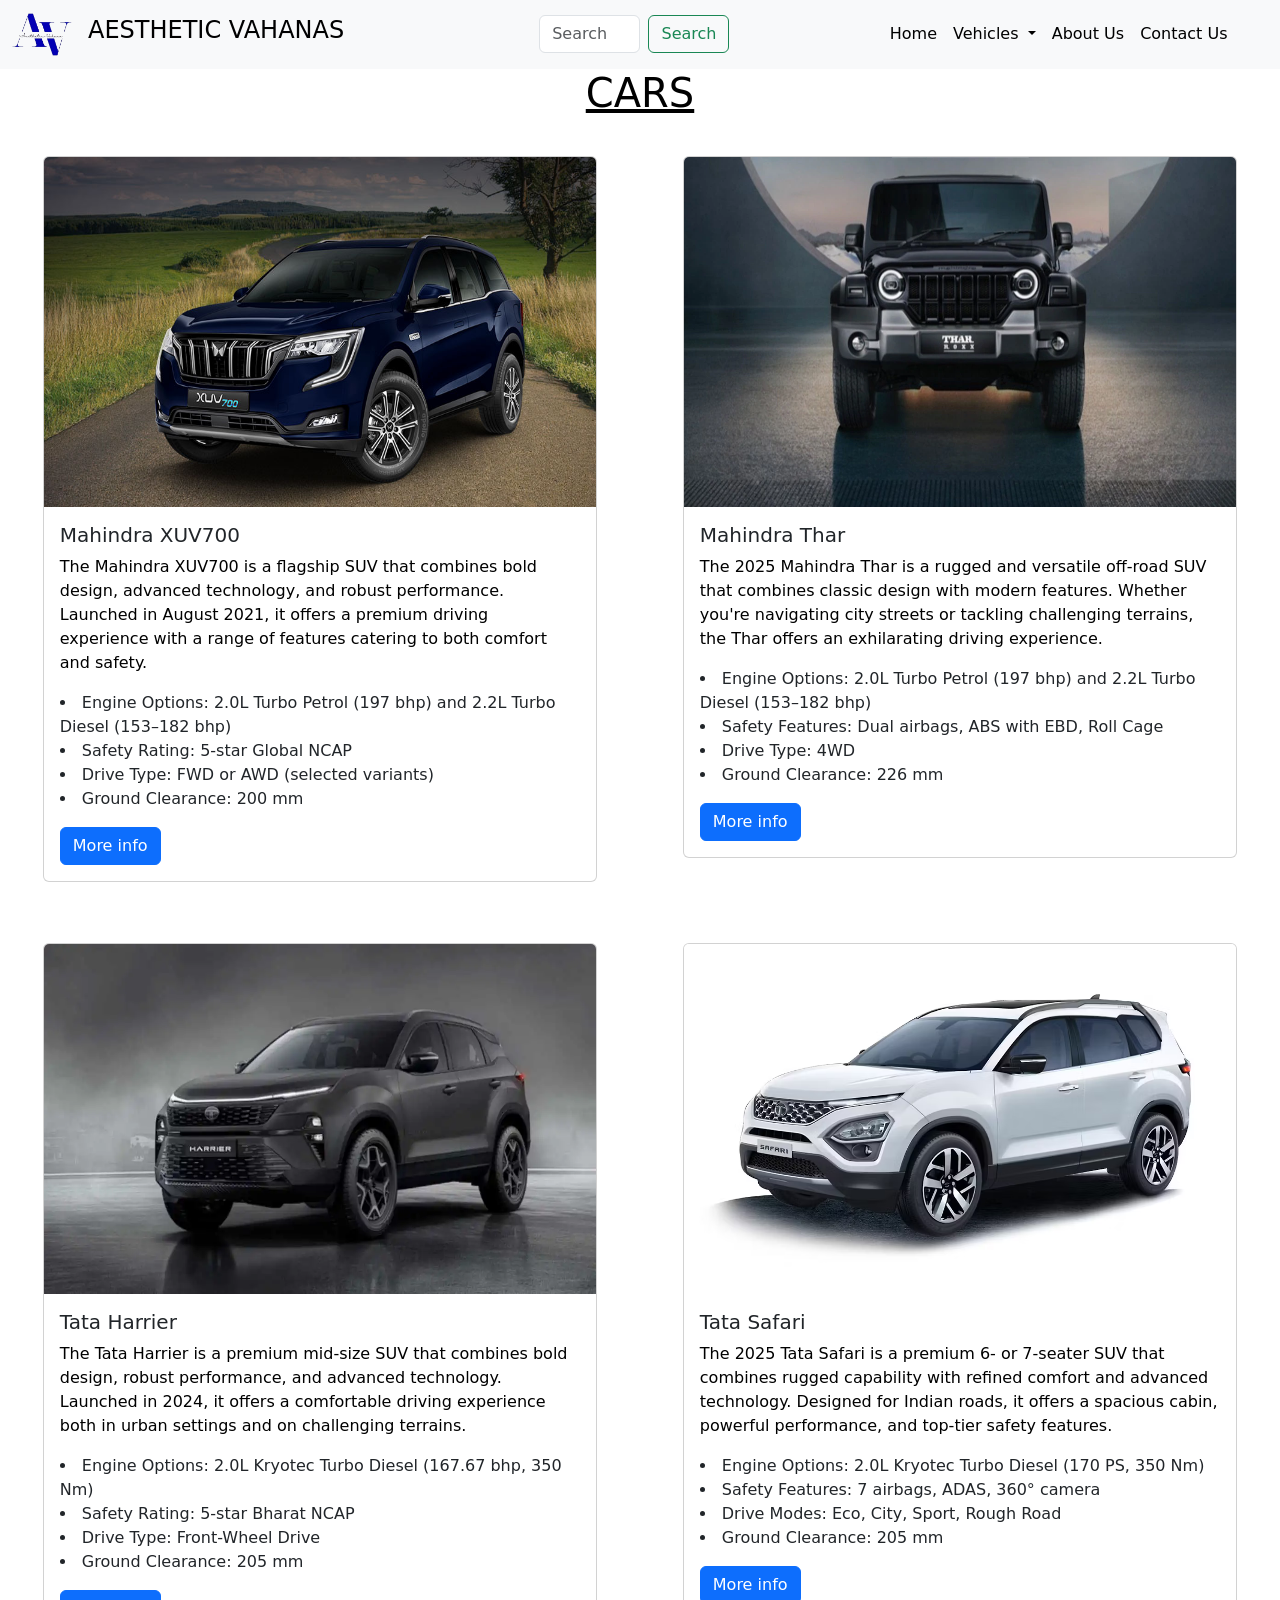
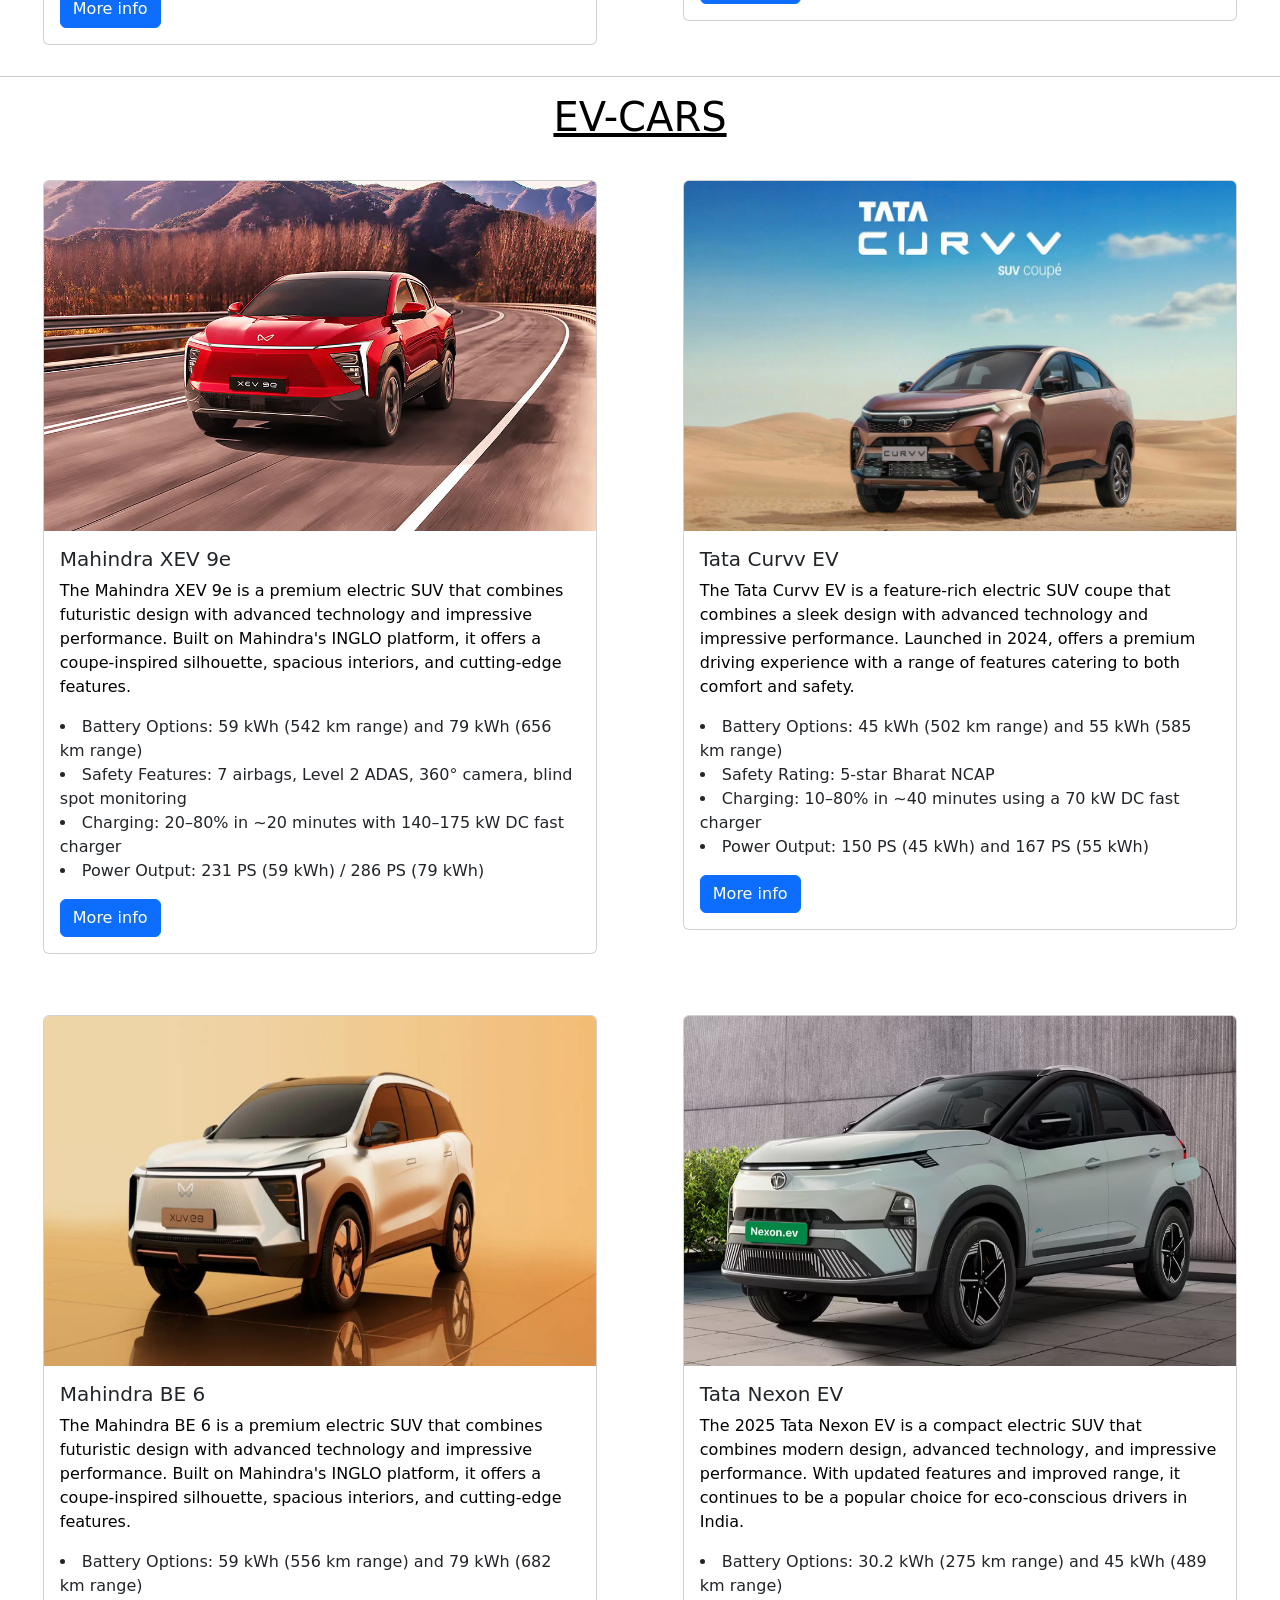
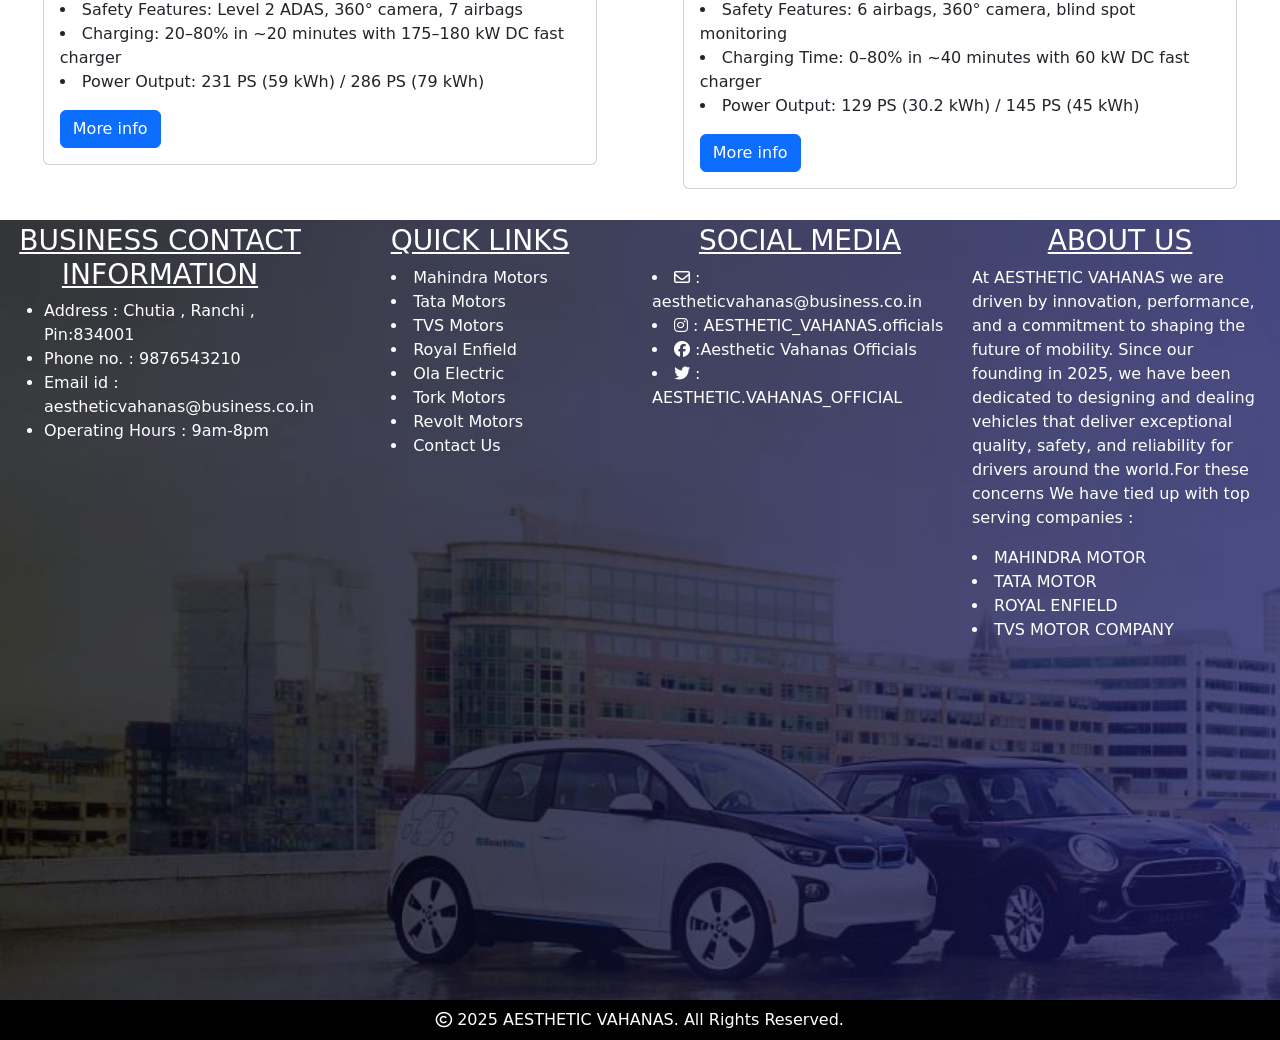
<file: project/car.html>
<!DOCTYPE html>
<html lang="en">

<head>
    <meta charset="UTF-8">
    <meta name="viewport" content="width=device-width, initial-scale=1.0">

    <title>BOOK YOUR VEHICLE: cars</title>
    <link rel="icon" type="image/x-icon" href="img/logo.jpg">
    <link href="https://cdn.jsdelivr.net/npm/bootstrap@5.3.6/dist/css/bootstrap.min.css" rel="stylesheet"
        integrity="sha384-4Q6Gf2aSP4eDXB8Miphtr37CMZZQ5oXLH2yaXMJ2w8e2ZtHTl7GptT4jmndRuHDT" crossorigin="anonymous">
    <link rel="stylesheet" href="style.css">
</head>

<body>

    <nav class="navbar navbar-expand-lg bg-body-tertiary">
        <div class="container-fluid">
            <a class="navbar-brand col-md-1" href="index.html">
                <img src="img/logo.jpg" alt="Bootstrap" width="100%">
            </a>
            <a class="navbarbrand-name col-md-4" href="index.html"><h4>AESTHETIC VAHANAS</h4></a>
           
            <div class="collapse navbar-collapse col-md-7" id="navbarSupportedContent">
                <form class="d-flex col-md-3" role="search" onsubmit="searchPage(event)">
                    <input class="form-control me-2" id="searchInput" type="search" placeholder="Search Vehicle">
                    <button class="btn btn-outline-success" type="submit">Search</button>
                </form>
                <ul class="navbar-nav  me-auto mb-2 mb-lg-0">
                    <li class="nav-item">
                        <a class="nav-link active" aria-current="page" href="index.html">Home</a>
                    </li>
                    <li class="nav-item dropdown">
                        <a class="nav-link dropdown-toggle" href="#" role="button" data-bs-toggle="dropdown"
                            aria-expanded="false">
                            Vehicles
                        </a>
                        <ul class="dropdown-menu">
                            <li><a class="dropdown-item" href="bike.html">Bikes</a></li>
                            <hr>
                            <li><a class="dropdown-item" href="car.html">Cars</a></li>
                        </ul>
                    </li>
                    <li class="nav-item">
                        <a class="nav-link" href="about.html">About Us</a>
                    </li>
                    <li class="nav-item">
                        <a class="nav-link" href="contact.html">Contact Us</a>
                    </li>
                </ul>

            </div>
        </div>
    </nav>

    <section class="cards">
        <div class="container-fluid">
            <div class="row">

                <h1><u>CARS</u></h1>

                <div class="col-md-6">
                    <div class="card">
                        <img src="img/c1.jpg" class="card-img-top" alt="...">
                        <div class="card-body">
                            <h5 class="card-title">Mahindra XUV700</h5>
                            <p class="card-text">The Mahindra XUV700 is a flagship SUV that combines bold design,
                                advanced technology, and robust performance. Launched in August 2021, it offers a
                                premium driving experience with a range of features catering to both comfort and safety.
                                <li>Engine Options: 2.0L Turbo Petrol (197 bhp) and 2.2L Turbo Diesel (153–182 bhp)</li>
                                <li>Safety Rating: 5-star Global NCAP</li>
                                <li>Drive Type: FWD or AWD (selected variants)</li>
                                <li>Ground Clearance: 200 mm</li>
                            </p>

                            <a href="mahindra.html#carousel1" class="btn btn-primary">More info</a>
                        </div>
                    </div>

                </div>
                <div class="col-md-6">
                    <div class="card">
                        <img src="img/c2.jpg" class="card-img-top" alt="...">
                        <div class="card-body">
                            <h5 class="card-title">Mahindra Thar</h5>
                            <p class="card-text">The 2025 Mahindra Thar is a rugged and versatile off-road SUV that
                                combines classic design with modern features. Whether you're navigating city streets or
                                tackling challenging terrains, the Thar offers an exhilarating driving experience.
                                <li>Engine Options: 2.0L Turbo Petrol (197 bhp) and 2.2L Turbo Diesel (153–182 bhp)</li>
                                <li>Safety Features: Dual airbags, ABS with EBD, Roll Cage</li>
                                <li>Drive Type: 4WD</li>
                                <li>Ground Clearance: 226 mm</li>
                            </p>

                            <a href="mahindra.html#carousel2" class="btn btn-primary">More info</a>
                        </div>
                    </div>

                </div>
                <div class="col-md-6">
                    <div class="card">
                        <img src="img/c3.jpg" class="card-img-top" alt="...">
                        <div class="card-body">
                            <h5 class="card-title">Tata Harrier</h5>
                            <p class="card-text">The Tata Harrier is a premium mid-size SUV that combines bold design,
                                robust performance, and advanced technology. Launched in 2024, it offers a comfortable
                                driving experience both in urban settings and on challenging terrains.
                                <li>Engine Options: 2.0L Kryotec Turbo Diesel (167.67 bhp, 350 Nm)</li>
                                <li>Safety Rating: 5-star Bharat NCAP</li>
                                <li>Drive Type: Front-Wheel Drive</li>
                                <li>Ground Clearance: 205 mm</li>
                            </p>
 
                            <a href="tata.html#carousel1" class="btn btn-primary">More info</a>
                       </div>
                    </div>

                </div>
                <div class="col-md-6">
                    <div class="card">
                        <img src="img/c4.jpg" class="card-img-top" alt="...">
                        <div class="card-body">
                            <h5 class="card-title">Tata Safari</h5>
                            <p class="card-text">The 2025 Tata Safari is a premium 6- or 7-seater SUV that combines
                                rugged capability with refined comfort and advanced technology. Designed for Indian
                                roads, it offers a spacious cabin, powerful performance, and top-tier safety features.
                                <li>Engine Options: 2.0L Kryotec Turbo Diesel (170 PS, 350 Nm)</li>
                                <li>Safety Features: 7 airbags, ADAS, 360° camera</li>
                                <li>Drive Modes: Eco, City, Sport, Rough Road</li>
                                <li>Ground Clearance: 205 mm</li>
                            </p>

                            <a href="tata.html#carousel2" class="btn btn-primary">More info</a>
                       </div>
                    </div>

                </div>
                <hr>

                <h1><u>EV-CARS</u></h1>

                <div class="col-md-6">
                    <div class="card">
                        <img src="img/ec1.jpg" class="card-img-top" alt="...">
                        <div class="card-body">
                            <h5 class="card-title">Mahindra XEV 9e</h5>
                            <p class="card-text">The Mahindra XEV 9e is a premium electric SUV that combines futuristic
                                design with advanced technology and impressive performance. Built on Mahindra's INGLO
                                platform, it offers a coupe-inspired silhouette, spacious interiors, and cutting-edge
                                features.
                                <li>Battery Options: 59 kWh (542 km range) and 79 kWh (656 km range)</li>
                                <li>Safety Features: 7 airbags, Level 2 ADAS, 360° camera, blind spot monitoring</li>
                                <li>Charging: 20–80% in ~20 minutes with 140–175 kW DC fast charger</li>
                                <li>Power Output: 231 PS (59 kWh) / 286 PS (79 kWh)</li>
                            </p>

                            <a href="mahindra.html#carousel3" class="btn btn-primary">More info</a>
                        </div>
                    </div>

                </div>
                <div class="col-md-6">
                    <div class="card">
                        <img src="img/ec2.jpg" class="card-img-top" alt="...">
                        <div class="card-body">
                            <h5 class="card-title">Tata Curvv EV</h5>
                            <p class="card-text">The Tata Curvv EV is a feature-rich electric SUV coupe that
                                combines a sleek design with advanced technology and impressive performance. Launched in
                                2024, offers a premium driving experience with a range of features catering to
                                both comfort and safety.
                                <li>Battery Options: 45 kWh (502 km range) and 55 kWh (585 km range)</li>
                                <li>Safety Rating: 5-star Bharat NCAP</li>
                                <li>Charging: 10–80% in ~40 minutes using a 70 kW DC fast charger</li>
                                <li>Power Output: 150 PS (45 kWh) and 167 PS (55 kWh)</li>
                            </p>
                            <a href="tata.html#carousel3" class="btn btn-primary">More info</a>
                        </div>
                    </div>

                </div>
                <div class="col-md-6">
                    <div class="card">
                        <img src="img/ec3.jpg" class="card-img-top" alt="...">
                        <div class="card-body">
                            <h5 class="card-title">Mahindra BE 6</h5>
                            <p class="card-text">The Mahindra BE 6 is a premium electric SUV that combines futuristic
                                design with advanced technology and impressive performance. Built on Mahindra's INGLO
                                platform, it offers a coupe-inspired silhouette, spacious interiors, and cutting-edge
                                features.
                                <li>Battery Options: 59 kWh (556 km range) and 79 kWh (682 km range)</li>
                                <li>Safety Features: Level 2 ADAS, 360° camera, 7 airbags</li>
                                <li>Charging: 20–80% in ~20 minutes with 175–180 kW DC fast charger</li>
                                <li>Power Output: 231 PS (59 kWh) / 286 PS (79 kWh)</li>
                            </p>
                            <a href="mahindra.html#carousel4" class="btn btn-primary">More info</a>
                       </div>
                    </div>

                </div>
                <div class="col-md-6">
                    <div class="card">
                        <img src="img/ec4.jpg" class="card-img-top" alt="...">
                        <div class="card-body">
                            <h5 class="card-title">Tata Nexon EV</h5>
                            <p class="card-text">The 2025 Tata Nexon EV is a compact electric SUV that combines modern
                                design, advanced technology, and impressive performance. With updated features and
                                improved range, it continues to be a popular choice for eco-conscious drivers in India.
                                <li>Battery Options: 30.2 kWh (275 km range) and 45 kWh (489 km range)</li>
                                <li>Safety Features: 6 airbags, 360° camera, blind spot monitoring</li>
                                <li>Charging Time: 0–80% in ~40 minutes with 60 kW DC fast charger</li>
                                <li>Power Output: 129 PS (30.2 kWh) / 145 PS (45 kWh)</li>
                            </p>

                            <a href="tata.html#carousel4" class="btn btn-primary">More info</a>
                        </div>
                    </div>

                </div>

            </div>
        </div>
    </section>

    <section class="footer">
        <div class="container-fluid">
            <div class="row">
                <div class="col-md-3">
                    <u class="u">
                        <h3>BUSINESS CONTACT INFORMATION</h3>
                    </u>
                    <ul>
                        <li>Address : Chutia , Ranchi , Pin:834001</li>
                        <li>Phone no. : 9876543210</li>
                        <li>Email id : aestheticvahanas@business.co.in</li>
                        <li>Operating Hours : 9am-8pm </li>
                    </ul>
                </div>

                 <div class="col-md-3">
                    <u class="u">
                        <h3>QUICK LINKS</h3>
                    </u>
                    <div class=" text-center">
                    <li><a href="mahindra.html">Mahindra Motors</a></li>
                    <li><a href="tata.html">Tata Motors</a></li>
                    <li><a href="tvs.html">TVS Motors</a></li>
                    <li><a href="royal.html">Royal Enfield</a></li>
                    <li><a href="ola.html">Ola Electric</a></li>
                    <li><a href="tork.html">Tork Motors</a></li>
                    <li><a href="revolt.html">Revolt Motors</a></li>
                    <li><a href="contact.html">Contact Us</a></li>
                    </div>
                </div>

                <div class="col-md-3">
                    <u class="u">
                        <h3>SOCIAL MEDIA</h3>
                    </u>
                    <li><i class="fa-regular fa-envelope"></i> : aestheticvahanas@business.co.in</li>
                    <li><i class="fa-brands fa-instagram"></i> : AESTHETIC_VAHANAS.officials</li>
                    <li><i class="fa-brands fa-facebook"></i> :Aesthetic Vahanas Officials</li>
                    <li><i class="fa-brands fa-twitter"></i> : AESTHETIC.VAHANAS_OFFICIAL</li>
                </div>

                <div class="col-md-3">
                    <u class="u">
                        <h3>ABOUT US</h3>
                    </u>
                    <p>At AESTHETIC VAHANAS we are driven by innovation, performance, and a commitment to shaping the
                        future of mobility. Since our founding in 2025, we have been dedicated to designing and
                        dealing vehicles that deliver exceptional quality, safety, and reliability for drivers
                        around the world.For these concerns
                        We have tied up with top serving companies :
                        <li>MAHINDRA MOTOR</li>
                        <li>TATA MOTOR</li>
                        <li>ROYAL ENFIELD</li>
                        <li>TVS MOTOR COMPANY</li>
                    </p>
                </div>
            </div>
        </div>
    </section>

    <section class="copyright">
        <div class="container-fluid">
            <div class="row">
                <div class="col-md-12">
                    <h6> <i class="fa-regular fa-copyright"></i> 2025 AESTHETIC VAHANAS. All Rights Reserved.</h6>
                </div>
            </div>
        </div>
    </section>

    <script src="https://cdnjs.cloudflare.com/ajax/libs/jquery/3.7.1/jquery.min.js"
        integrity="sha512-v2CJ7UaYy4JwqLDIrZUI/4hqeoQieOmAZNXBeQyjo21dadnwR+8ZaIJVT8EE2iyI61OV8e6M8PP2/4hpQINQ/g=="
        crossorigin="anonymous" referrerpolicy="no-referrer"></script>
    <script src="https://cdn.jsdelivr.net/npm/bootstrap@5.3.6/dist/js/bootstrap.bundle.min.js"
        integrity="sha384-j1CDi7MgGQ12Z7Qab0qlWQ/Qqz24Gc6BM0thvEMVjHnfYGF0rmFCozFSxQBxwHKO"
        crossorigin="anonymous"></script>
    <link rel="stylesheet" href="https://cdnjs.cloudflare.com/ajax/libs/font-awesome/6.7.2/css/all.min.css"
        integrity="sha512-Evv84Mr4kqVGRNSgIGL/F/aIDqQb7xQ2vcrdIwxfjThSH8CSR7PBEakCr51Ck+w+/U6swU2Im1vVX0SVk9ABhg=="
        crossorigin="anonymous" referrerpolicy="no-referrer" />
        <script src="search.js"></script>
</body>

</html>
</file>
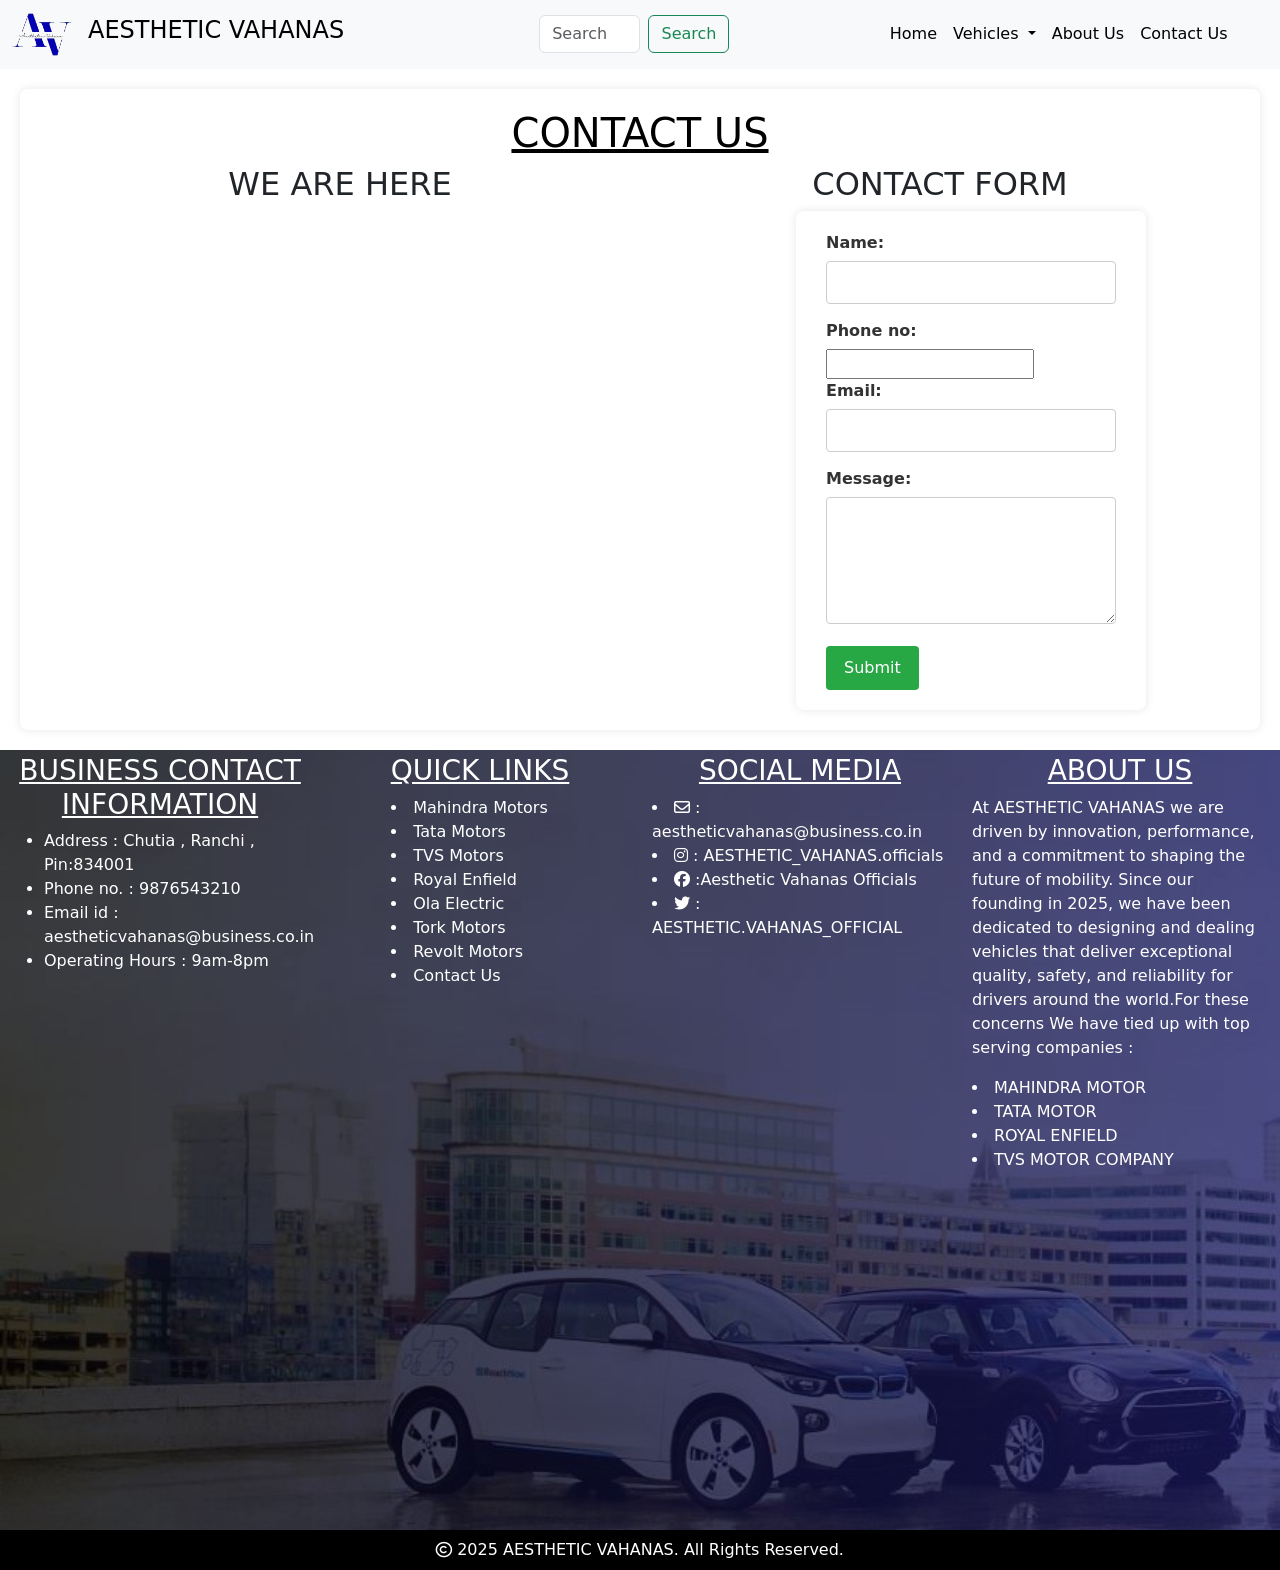
<file: project/contact.html>
<!DOCTYPE html>
<html lang="en">

<head>
    <meta charset="UTF-8">
    <meta name="viewport" content="width=device-width, initial-scale=1.0">

    <title>BOOK YOUR VEHICLE: Contact us</title>
    <link rel="icon" type="image/x-icon" href="img/logo.jpg">
    <link href="https://cdn.jsdelivr.net/npm/bootstrap@5.3.6/dist/css/bootstrap.min.css" rel="stylesheet"
        integrity="sha384-4Q6Gf2aSP4eDXB8Miphtr37CMZZQ5oXLH2yaXMJ2w8e2ZtHTl7GptT4jmndRuHDT" crossorigin="anonymous">
    <link rel="stylesheet" href="style.css">
</head>

<body>

    <nav class="navbar navbar-expand-lg bg-body-tertiary">
        <div class="container-fluid">
            <a class="navbar-brand col-md-1" href="index.html">
                <img src="img/logo.jpg" alt="Bootstrap" width="100%">
            </a>
            <a class="navbarbrand-name col-md-4" href="index.html"><h4>AESTHETIC VAHANAS</h4></a>
            
            <div class="collapse navbar-collapse col-md-7" id="navbarSupportedContent">
                <form class="d-flex col-md-3" role="search" onsubmit="searchPage(event)">
                    <input class="form-control me-2" id="searchInput" type="search" placeholder="Search Vehicle">
                    <button class="btn btn-outline-success" type="submit">Search</button>
                </form>
                <ul class="navbar-nav  me-auto mb-2 mb-lg-0">
                    <li class="nav-item">
                        <a class="nav-link active" aria-current="page" href="index.html">Home</a>
                    </li>
                    <li class="nav-item dropdown">
                        <a class="nav-link dropdown-toggle" href="#" role="button" data-bs-toggle="dropdown"
                            aria-expanded="false">
                            Vehicles
                        </a>
                        <ul class="dropdown-menu">
                            <li><a class="dropdown-item" href="bike.html">Bikes</a></li>
                            <hr>
                            <li><a class="dropdown-item" href="car.html">Cars</a></li>
                        </ul>
                    </li>
                    <li class="nav-item">
                        <a class="nav-link" href="about.html">About Us</a>
                    </li>
                    <li class="nav-item">
                        <a class="nav-link" href="contact.html">Contact Us</a>
                    </li>
                </ul>

            </div>
        </div>
    </nav>
    
    <section class="contact">
        <div class="container-fluid">
            <div class="row">
                <h1><u>CONTACT US</u></h1>
                <div class="col-md-6">
                    <h2 class="heed">WE ARE HERE</h2>
                    <iframe class="framee"
                        src="https://www.google.com/maps/embed?pb=!1m18!1m12!1m3!1d3663.173087810704!2d85.34076977515069!3d23.34574292894863!2m3!1f0!2f0!3f0!3m2!1i1024!2i768!4f13.1!3m3!1m2!1s0x39f4e191c9fa101f%3A0xb91bab2187823817!2sChutia%2C%20Gosaintola%2C%20Ranchi%2C%20Jharkhand%20834001!5e0!3m2!1sen!2sin!4v1749924559364!5m2!1sen!2sin"
                        width="600" height="450" style="border:0;" allowfullscreen="" loading="lazy"
                        referrerpolicy="no-referrer-when-downgrade"></iframe>
                </div>
                <div class="col-md-6">
                    <h2 class="heed">CONTACT FORM</h2>
                    <form id="contactForm" class="forme">
                        <label for="name">Name:</label>
                        <input type="text" id="name" name="name" required />
                        <br>
                        <label for="mobile number">Phone no:</label>
                        <input type="number" id="pno" name="pno" required />
                        <br>
                        <label for="email">Email:</label>
                        <input type="email" id="email" name="email" required />
                        <br>
                        <label for="message">Message:</label>
                        <textarea id="message" name="message" rows="5"></textarea>
                        <br>
                        <button onsubmit="subPage(event)" type="submit">Submit</button>
                        </form>
                </div>
            </div>
        </div>
    </section>

    <section class="footer">
        <div class="container-fluid">
            <div class="row">
                <div class="col-md-3">
                    <u class="u">
                        <h3>BUSINESS CONTACT INFORMATION</h3>
                    </u>
                    <ul>
                        <li>Address : Chutia , Ranchi , Pin:834001</li>
                        <li>Phone no. : 9876543210</li>
                        <li>Email id : aestheticvahanas@business.co.in</li>
                        <li>Operating Hours : 9am-8pm </li>
                    </ul>
                </div>

                <div class="col-md-3">
                    <u class="u">
                        <h3>QUICK LINKS</h3>
                    </u>
                    <div class=" text-center">
                    <li><a href="mahindra.html">Mahindra Motors</a></li>
                    <li><a href="tata.html">Tata Motors</a></li>
                    <li><a href="tvs.html">TVS Motors</a></li>
                    <li><a href="royal.html">Royal Enfield</a></li>
                    <li><a href="ola.html">Ola Electric</a></li>
                    <li><a href="tork.html">Tork Motors</a></li>
                    <li><a href="revolt.html">Revolt Motors</a></li>
                    <li><a href="contact.html">Contact Us</a></li>
                    </div>
                </div>

                <div class="col-md-3">
                    <u class="u">
                        <h3>SOCIAL MEDIA</h3>
                    </u>
                    <li><i class="fa-regular fa-envelope"></i> : aestheticvahanas@business.co.in</li>
                    <li><i class="fa-brands fa-instagram"></i> : AESTHETIC_VAHANAS.officials</li>
                    <li><i class="fa-brands fa-facebook"></i> :Aesthetic Vahanas Officials</li>
                    <li><i class="fa-brands fa-twitter"></i> : AESTHETIC.VAHANAS_OFFICIAL</li>
                </div>

                <div class="col-md-3">
                    <u class="u">
                        <h3>ABOUT US</h3>
                    </u>
                    <p>At AESTHETIC VAHANAS we are driven by innovation, performance, and a commitment to shaping the
                        future of mobility. Since our founding in 2025, we have been dedicated to designing and
                        dealing vehicles that deliver exceptional quality, safety, and reliability for drivers
                        around the world.For these concerns
                        We have tied up with top serving companies :
                        <li>MAHINDRA MOTOR</li>
                        <li>TATA MOTOR</li>
                        <li>ROYAL ENFIELD</li>
                        <li>TVS MOTOR COMPANY</li>
                    </p>
                </div>
            </div>
        </div>
    </section>

    <section class="copyright">
        <div class="container-fluid">
            <div class="row">
                <div class="col-md-12">
                    <h6> <i class="fa-regular fa-copyright"></i> 2025 AESTHETIC VAHANAS. All Rights Reserved.</h6>
                </div>
            </div>
        </div>
    </section>


    <script src="https://cdnjs.cloudflare.com/ajax/libs/jquery/3.7.1/jquery.min.js"
        integrity="sha512-v2CJ7UaYy4JwqLDIrZUI/4hqeoQieOmAZNXBeQyjo21dadnwR+8ZaIJVT8EE2iyI61OV8e6M8PP2/4hpQINQ/g=="
        crossorigin="anonymous" referrerpolicy="no-referrer"></script>
    <script src="https://cdn.jsdelivr.net/npm/bootstrap@5.3.6/dist/js/bootstrap.bundle.min.js"
        integrity="sha384-j1CDi7MgGQ12Z7Qab0qlWQ/Qqz24Gc6BM0thvEMVjHnfYGF0rmFCozFSxQBxwHKO"
        crossorigin="anonymous"></script>
    <link rel="stylesheet" href="https://cdnjs.cloudflare.com/ajax/libs/font-awesome/6.7.2/css/all.min.css"
        integrity="sha512-Evv84Mr4kqVGRNSgIGL/F/aIDqQb7xQ2vcrdIwxfjThSH8CSR7PBEakCr51Ck+w+/U6swU2Im1vVX0SVk9ABhg=="
        crossorigin="anonymous" referrerpolicy="no-referrer" />
        <script src="search.js"></script>
</body>

</html>
</file>
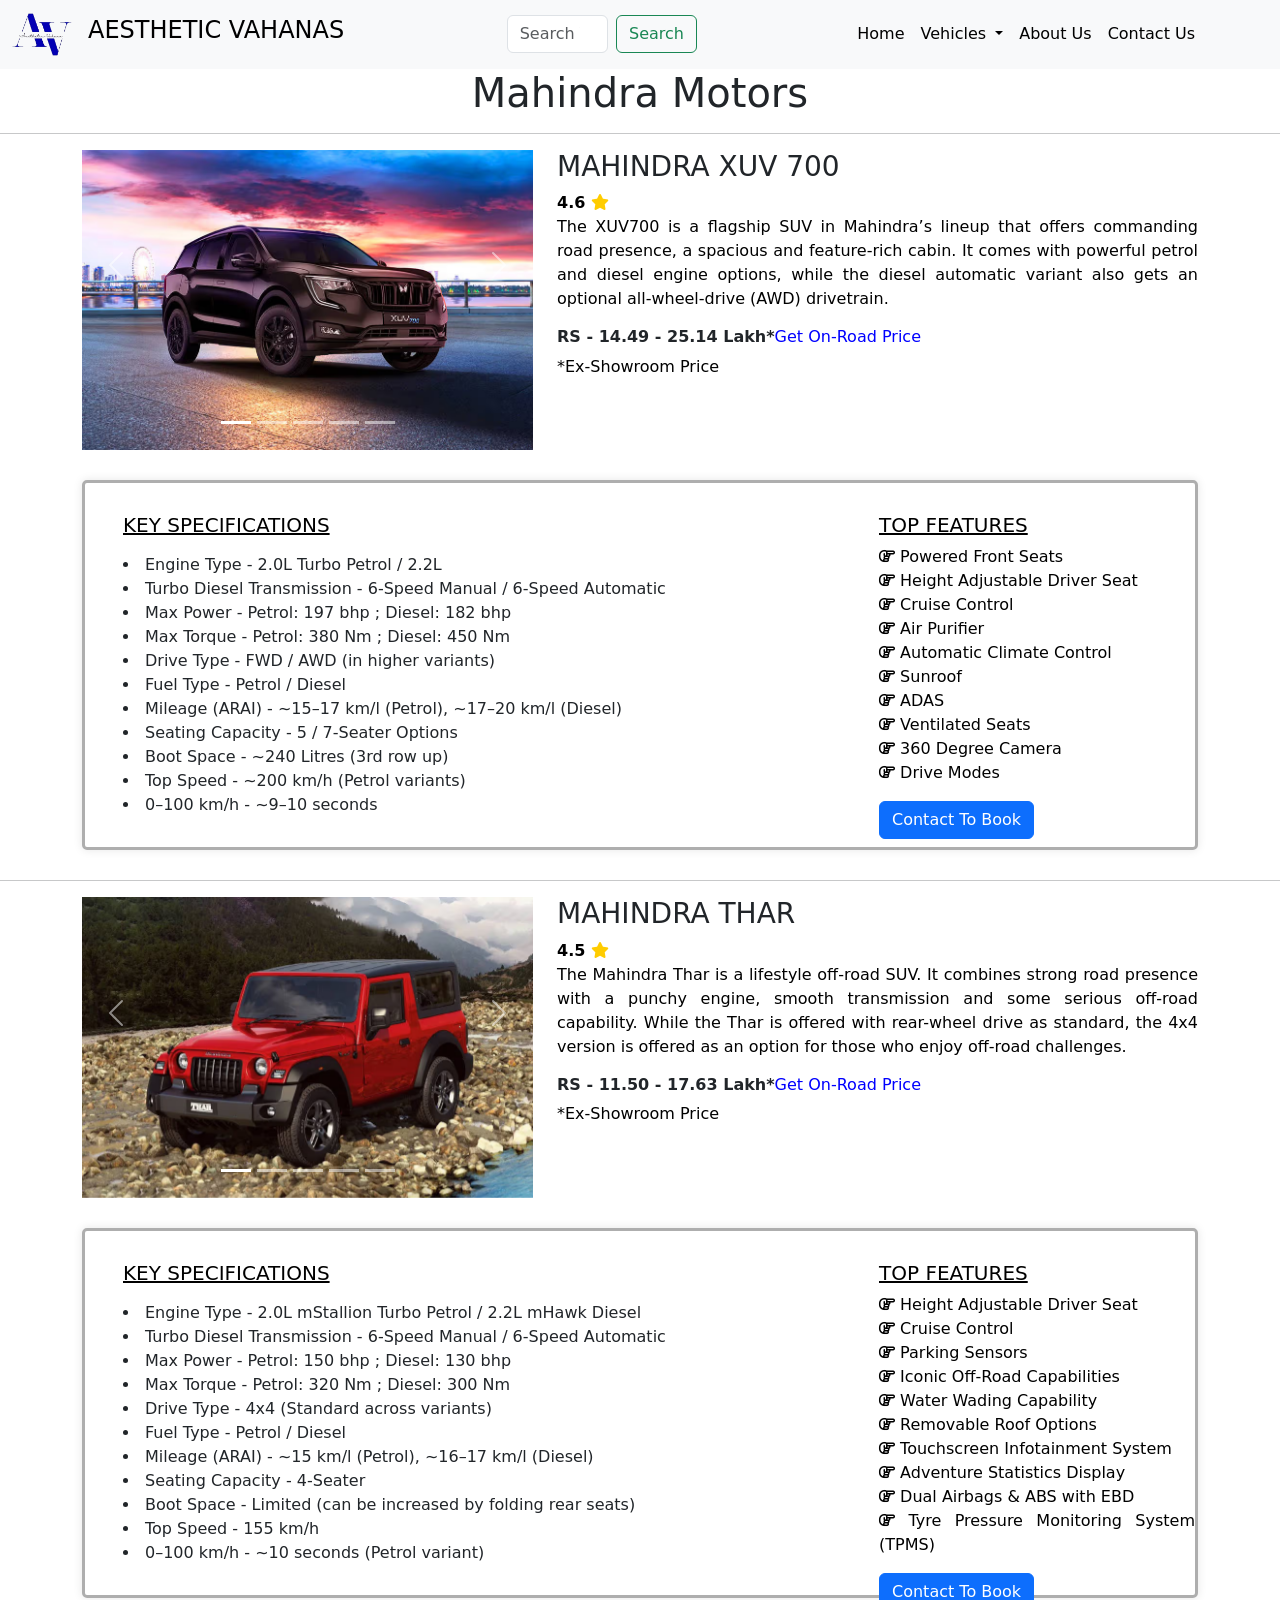
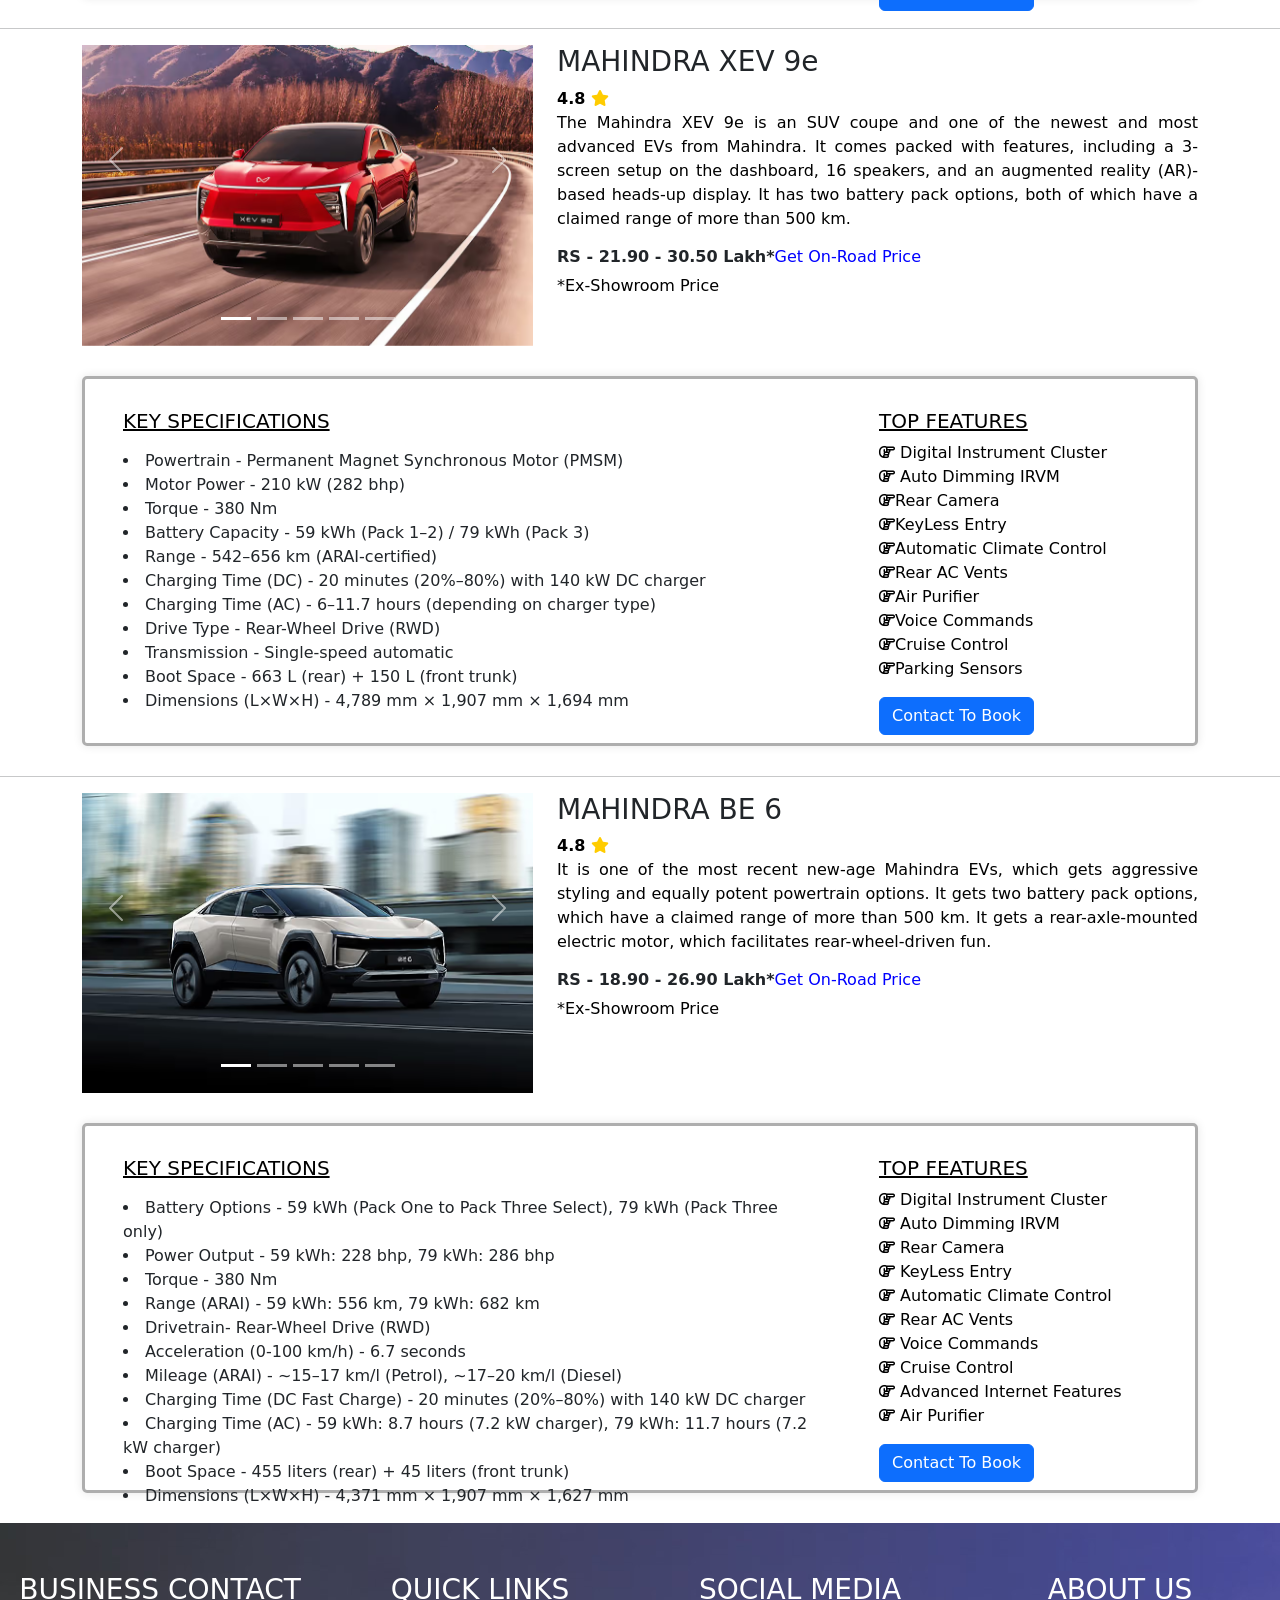
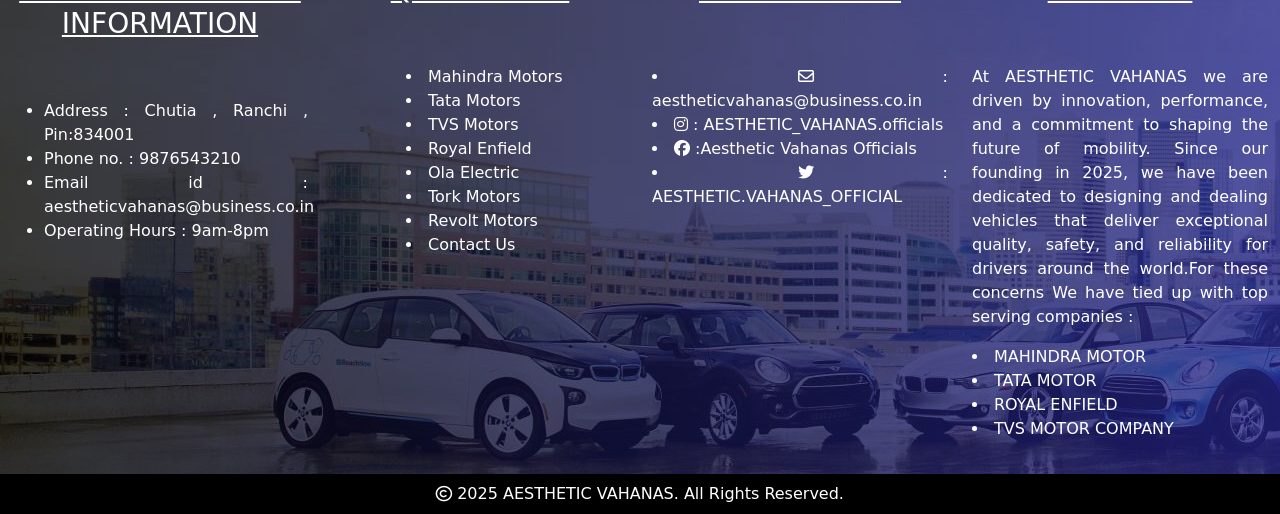
<file: project/mahindra.html>
<!DOCTYPE html>
<html lang="en">

<head>
  <meta charset="UTF-8">
  <meta name="viewport" content="width=device-width, initial-scale=1.0">

  <title>BOOK YOUR VEHICLE: MAHINDRA Motors</title>
  <link rel="icon" type="image/x-icon" href="img/logo.jpg">
  <link href="https://cdn.jsdelivr.net/npm/bootstrap@5.3.6/dist/css/bootstrap.min.css" rel="stylesheet"
    integrity="sha384-4Q6Gf2aSP4eDXB8Miphtr37CMZZQ5oXLH2yaXMJ2w8e2ZtHTl7GptT4jmndRuHDT" crossorigin="anonymous">
  <link rel="stylesheet" href="2nd.css">
</head>

<body>

  <nav class="navbar navbar-expand-lg bg-body-tertiary">
    <div class="container-fluid">
      <a class="navbar-brand col-md-1" href="index.html">
        <img src="img/logo.jpg" alt="Bootstrap" width="100%">
      </a>
      <a class="navbarbrand-name col-md-4" href="index.html">
        <h4>AESTHETIC VAHANAS</h4>
      </a>

      <div class="collapse navbar-collapse col-md-7" id="navbarSupportedContent">
        <form class="d-flex col-md-3" role="search" onsubmit="searchPage(event)">
          <input class="form-control me-2" id="searchInput" type="search" placeholder="Search Vehicle">
          <button class="btn btn-outline-success" type="submit">Search</button>
        </form>
        <ul class="navbar-nav  me-auto mb-2 mb-lg-0">
          <li class="nav-item">
            <a class="nav-link active" aria-current="page" href="index.html">Home</a>
          </li>
          <li class="nav-item dropdown">
            <a class="nav-link dropdown-toggle" href="#" role="button" data-bs-toggle="dropdown" aria-expanded="false">
              Vehicles
            </a>
            <ul class="dropdown-menu">
              <li><a class="dropdown-item" href="bike.html">Bikes</a></li>
              <hr>
              <li><a class="dropdown-item" href="car.html">Cars</a></li>
            </ul>
          </li>
          <li class="nav-item">
            <a class="nav-link" href="about.html">About Us</a>
          </li>
          <li class="nav-item">
            <a class="nav-link" href="contact.html">Contact Us</a>
          </li>
        </ul>

      </div>
    </div>
  </nav>

  <center>
    <h1>Mahindra Motors</h1>
  </center>
  <hr>

  <section class="c1">
    <div class="container">
      <div class="row">
        <div class="col-md-5">
          <div id="carousel1" class="carousel slide">
            <div class="carousel-indicators">
              <button type="button" data-bs-target="#carousel1" data-bs-slide-to="0" class="active" aria-current="true"
                aria-label="Slide 1"></button>
              <button type="button" data-bs-target="#carousel1" data-bs-slide-to="1" aria-label="Slide 2"></button>
              <button type="button" data-bs-target="#carousel1" data-bs-slide-to="2" aria-label="Slide 3"></button>
              <button type="button" data-bs-target="#carousel1" data-bs-slide-to="3" aria-label="Slide 4"></button>
              <button type="button" data-bs-target="#carousel1" data-bs-slide-to="4" aria-label="Slide 5"></button>
            </div>
            <div class="carousel-inner">
              <div class="carousel-item active">
                <img src="img2/mx1.jpg" class="d-block w-100" alt="..." width="100%">
              </div>
              <div class="carousel-item">
                <img src="img2/mx2.jpg" class="d-block w-100" alt="..." width="100%">
              </div>
              <div class="carousel-item">
                <img src="img2/mx3.jpg" class="d-block w-100" alt="..." width="100%">
              </div>
              <div class="carousel-item">
                <img src="img2/mx4.jpg" class="d-block w-100" alt="..." width="100%">
              </div>
              <div class="carousel-item">
                <img src="img2/mx5.jpg" class="d-block w-100" alt="..." width="100%">
              </div>
            </div>
            <button class="carousel-control-prev" type="button" data-bs-target="#carousel1" data-bs-slide="prev">
              <span class="carousel-control-prev-icon" aria-hidden="true"></span>
              <span class="visually-hidden">Previous</span>
            </button>
            <button class="carousel-control-next" type="button" data-bs-target="#carousel1" data-bs-slide="next">
              <span class="carousel-control-next-icon" aria-hidden="true"></span>
              <span class="visually-hidden">Next</span>
            </button>
          </div>
        </div>
        <div class="col-md-7">
          <h3>MAHINDRA XUV 700</h3>
          <p><b>4.6 </b> <i class="fa-solid fa-star"></i> <br>
            The XUV700 is a flagship SUV in Mahindra’s lineup that offers commanding road presence, a spacious and
            feature-rich cabin. It comes with powerful petrol and diesel engine options, while the diesel automatic
            variant also gets an optional all-wheel-drive (AWD) drivetrain.</p>
          <h6><b> RS - 14.49 - 25.14 Lakh*</b><span>Get On-Road Price</span></h6>
          <p>*Ex-Showroom Price </p>
        </div>
      </div>
      <div class="col-md-12">
        <div class="row">
          <div class="col-md-8">
            <u>
              <h5>KEY SPECIFICATIONS</h5>
            </u>
            <p>
              <li> Engine Type - 2.0L Turbo Petrol / 2.2L </li>
              <li> Turbo Diesel Transmission - 6-Speed Manual / 6-Speed Automatic </li>
              <li> Max Power - Petrol: 197 bhp ; Diesel: 182 bhp </li>
              <li> Max Torque - Petrol: 380 Nm ; Diesel: 450 Nm </li>
              <li> Drive Type - FWD / AWD (in higher variants) </li>
              <li> Fuel Type - Petrol / Diesel </li>
              <li> Mileage (ARAI) - ~15–17 km/l (Petrol), ~17–20 km/l (Diesel) </li>
              <li> Seating Capacity - 5 / 7-Seater Options </li>
              <li> Boot Space - ~240 Litres (3rd row up) </li>
              <li> Top Speed - ~200 km/h (Petrol variants) </li>
              <li> 0–100 km/h - ~9–10 seconds </li>
            </p>
          </div>
          <div class="col-md-4">
            <u>
              <h5>TOP FEATURES</h5>
            </u>
            <p> <i class="fa-regular fa-hand-point-right"></i> Powered Front Seats <br>
              <i class="fa-regular fa-hand-point-right"></i> Height Adjustable Driver Seat <br>
              <i class="fa-regular fa-hand-point-right"></i> Cruise Control <br>
              <i class="fa-regular fa-hand-point-right"></i> Air Purifier <br>
              <i class="fa-regular fa-hand-point-right"></i> Automatic Climate Control <br>
              <i class="fa-regular fa-hand-point-right"></i> Sunroof <br>
              <i class="fa-regular fa-hand-point-right"></i> ADAS <br>
              <i class="fa-regular fa-hand-point-right"></i> Ventilated Seats <br>
              <i class="fa-regular fa-hand-point-right"></i> 360 Degree Camera <br>
              <i class="fa-regular fa-hand-point-right"></i> Drive Modes
            </p>
            <a  href="contact.html" class="btn btn-primary">Contact To Book</a>
          </div>
        </div>
      </div>
    </div>
  </section>
  <hr>

  <section class="c2">
    <div class="container">
      <div class="row">
        <div class="col-md-5">
          <div id="carousel2" class="carousel slide">
            <div class="carousel-indicators">
              <button type="button" data-bs-target="#carousel2" data-bs-slide-to="0" class="active" aria-current="true"
                aria-label="Slide 1"></button>
              <button type="button" data-bs-target="#carousel2" data-bs-slide-to="1" aria-label="Slide 2"></button>
              <button type="button" data-bs-target="#carousel2" data-bs-slide-to="2" aria-label="Slide 3"></button>
              <button type="button" data-bs-target="#carousel2" data-bs-slide-to="3" aria-label="Slide 4"></button>
              <button type="button" data-bs-target="#carousel2" data-bs-slide-to="4" aria-label="Slide 5"></button>
            </div>
            <div class="carousel-inner">
              <div class="carousel-item active">
                <img src="img2/mt1.jpg" class="d-block w-100" alt="..." width="100%">
              </div>
              <div class="carousel-item">
                <img src="img2/mt2.jpg" class="d-block w-100" alt="..." width="100%">
              </div>
              <div class="carousel-item">
                <img src="img2/mt3.jpg" class="d-block w-100" alt="..." width="100%">
              </div>
              <div class="carousel-item">
                <img src="img2/mt4.jpg" class="d-block w-100" alt="..." width="100%">
              </div>
              <div class="carousel-item">
                <img src="img2/mt5.jpg" class="d-block w-100" alt="..." width="100%">
              </div>
            </div>
            <button class="carousel-control-prev" type="button" data-bs-target="#carousel2" data-bs-slide="prev">
              <span class="carousel-control-prev-icon" aria-hidden="true"></span>
              <span class="visually-hidden">Previous</span>
            </button>
            <button class="carousel-control-next" type="button" data-bs-target="#carousel2" data-bs-slide="next">
              <span class="carousel-control-next-icon" aria-hidden="true"></span>
              <span class="visually-hidden">Next</span>
            </button>
          </div>
        </div>
        <div class="col-md-7">
          <h3>MAHINDRA THAR </h3>
          <p><b>4.5 </b> <i class="fa-solid fa-star"></i> <br>
            The Mahindra Thar is a lifestyle off-road SUV. It combines strong road presence with a punchy engine, smooth
            transmission and some serious off-road capability. While the Thar is offered with rear-wheel drive as
            standard, the 4x4 version is offered as an option for those who enjoy off-road challenges.</p>
          <h6><b> RS - 11.50 - 17.63 Lakh*</b><span>Get On-Road Price</span></h6>
          <p>*Ex-Showroom Price </p>
        </div>
      </div>
      <div class="col-md-12">
        <div class="row">
          <div class="col-md-8">
            <u>
              <h5>KEY SPECIFICATIONS</h5>
            </u>
            <p>
              <li> Engine Type - 2.0L mStallion Turbo Petrol / 2.2L mHawk Diesel </li>
              <li> Turbo Diesel Transmission - 6-Speed Manual / 6-Speed Automatic </li>
              <li> Max Power - Petrol: 150 bhp ; Diesel: 130 bhp </li>
              <li> Max Torque - Petrol: 320 Nm ; Diesel: 300 Nm </li>
              <li> Drive Type - 4x4 (Standard across variants) </li>
              <li> Fuel Type - Petrol / Diesel </li>
              <li> Mileage (ARAI) - ~15 km/l (Petrol), ~16–17 km/l (Diesel) </li>
              <li> Seating Capacity - 4-Seater </li>
              <li> Boot Space - Limited (can be increased by folding rear seats) </li>
              <li> Top Speed - 155 km/h </li>
              <li> 0–100 km/h - ~10 seconds (Petrol variant) </li>
            </p>
          </div>
          <div class="col-md-4">
            <u>
              <h5>TOP FEATURES</h5>
            </u>
            <p> <i class="fa-regular fa-hand-point-right"></i> Height Adjustable Driver Seat
              <br> <i class="fa-regular fa-hand-point-right"></i> Cruise Control
              <br> <i class="fa-regular fa-hand-point-right"></i> Parking Sensors
              <br> <i class="fa-regular fa-hand-point-right"></i> Iconic Off-Road Capabilities
              <br> <i class="fa-regular fa-hand-point-right"></i> Water Wading Capability
              <br> <i class="fa-regular fa-hand-point-right"></i> Removable Roof Options
              <br> <i class="fa-regular fa-hand-point-right"></i> Touchscreen Infotainment System
              <br> <i class="fa-regular fa-hand-point-right"></i> Adventure Statistics Display
              <br> <i class="fa-regular fa-hand-point-right"></i> Dual Airbags & ABS with EBD
              <br> <i class="fa-regular fa-hand-point-right"></i> Tyre Pressure Monitoring System (TPMS)
            </p>
            <a  href="contact.html" class="btn btn-primary">Contact To Book</a>
          </div>
        </div>
      </div>
    </div>

  </section>
  <hr>

  <section class="c3">
    <div class="container">
      <div class="row">
        <div class="col-md-5">
          <div id="carousel3" class="carousel slide">
            <div class="carousel-indicators">
              <button type="button" data-bs-target="#carousel3" data-bs-slide-to="0" class="active" aria-current="true"
                aria-label="Slide 1"></button>
              <button type="button" data-bs-target="#carousel3" data-bs-slide-to="1" aria-label="Slide 2"></button>
              <button type="button" data-bs-target="#carousel3" data-bs-slide-to="2" aria-label="Slide 3"></button>
              <button type="button" data-bs-target="#carousel3" data-bs-slide-to="3" aria-label="Slide 4"></button>
              <button type="button" data-bs-target="#carousel3" data-bs-slide-to="4" aria-label="Slide 5"></button>
            </div>
            <div class="carousel-inner">
              <div class="carousel-item active">
                <img src="img2/me1-1.jpg" class="d-block w-100" alt="..." width="100%">
              </div>
              <div class="carousel-item">
                <img src="img2/me1-2.jpg" class="d-block w-100" alt="..." width="100%">
              </div>
              <div class="carousel-item">
                <img src="img2/me1-3.jpg" class="d-block w-100" alt="..." width="100%">
              </div>
              <div class="carousel-item">
                <img src="img2/me1-4.jpg" class="d-block w-100" alt="..." width="100%">
              </div>
              <div class="carousel-item">
                <img src="img2/me1-5.jpg" class="d-block w-100" alt="..." width="100%">
              </div>
            </div>
            <button class="carousel-control-prev" type="button" data-bs-target="#carousel3" data-bs-slide="prev">
              <span class="carousel-control-prev-icon" aria-hidden="true"></span>
              <span class="visually-hidden">Previous</span>
            </button>
            <button class="carousel-control-next" type="button" data-bs-target="#carousel3" data-bs-slide="next">
              <span class="carousel-control-next-icon" aria-hidden="true"></span>
              <span class="visually-hidden">Next</span>
            </button>
          </div>
        </div>
        <div class="col-md-7">
          <h3>MAHINDRA XEV 9e </h3>
          <p><b>4.8 </b> <i class="fa-solid fa-star"></i> <br>
            The Mahindra XEV 9e is an SUV coupe and one of the newest and most advanced EVs from Mahindra. It comes
            packed with features, including a 3-screen setup on the dashboard, 16 speakers, and an augmented reality
            (AR)-based heads-up display. It has two battery pack options, both of which have a claimed range of more
            than 500 km.</p>
          <h6><b> RS - 21.90 - 30.50 Lakh*</b><span>Get On-Road Price</span></h6>
          <p>*Ex-Showroom Price </p>
        </div>
      </div>
      <div class="col-md-12">
        <div class="row">
          <div class="col-md-8">
            <u>
              <h5>KEY SPECIFICATIONS</h5>
            </u>
            <p>
              <li> Powertrain - Permanent Magnet Synchronous Motor (PMSM) </li>
              <li> Motor Power - 210 kW (282 bhp) </li>
              <li> Torque - 380 Nm </li>
              <li> Battery Capacity - 59 kWh (Pack 1–2) / 79 kWh (Pack 3) </li>
              <li> Range - 542–656 km (ARAI-certified) </li>
              <li> Charging Time (DC) - 20 minutes (20%–80%) with 140 kW DC charger </li>
              <li> Charging Time (AC) - 6–11.7 hours (depending on charger type) </li>
              <li> Drive Type - Rear-Wheel Drive (RWD) </li>
              <li> Transmission - Single-speed automatic </li>
              <li> Boot Space - 663 L (rear) + 150 L (front trunk) </li>
              <li> Dimensions (L×W×H) - 4,789 mm × 1,907 mm × 1,694 mm </li>
            </p>
          </div>
          <div class="col-md-4">
            <u>
              <h5>TOP FEATURES</h5>
            </u>
            <p>
              <i class="fa-regular fa-hand-point-right"></i> Digital Instrument Cluster
              <br> <i class="fa-regular fa-hand-point-right"></i> Auto Dimming IRVM
              <br> <i class="fa-regular fa-hand-point-right"></i>Rear Camera
              <br> <i class="fa-regular fa-hand-point-right"></i>KeyLess Entry
              <br> <i class="fa-regular fa-hand-point-right"></i>Automatic Climate Control
              <br> <i class="fa-regular fa-hand-point-right"></i>Rear AC Vents
              <br> <i class="fa-regular fa-hand-point-right"></i>Air Purifier
              <br> <i class="fa-regular fa-hand-point-right"></i>Voice Commands
              <br> <i class="fa-regular fa-hand-point-right"></i>Cruise Control
              <br> <i class="fa-regular fa-hand-point-right"></i>Parking Sensors
              </p>
            <a  href="contact.html" class="btn btn-primary">Contact To Book</a>
          </div>
        </div>
      </div>
    </div>
  </section>
  <hr>

  <section class="c4">
    <div class="container">
      <div class="row">
        <div class="col-md-5">
          <div id="carousel4" class="carousel slide">
            <div class="carousel-indicators">
              <button type="button" data-bs-target="#carousel4" data-bs-slide-to="0" class="active" aria-current="true"
                aria-label="Slide 1"></button>
              <button type="button" data-bs-target="#carousel4" data-bs-slide-to="1" aria-label="Slide 2"></button>
              <button type="button" data-bs-target="#carousel4" data-bs-slide-to="2" aria-label="Slide 3"></button>
              <button type="button" data-bs-target="#carousel4" data-bs-slide-to="3" aria-label="Slide 4"></button>
              <button type="button" data-bs-target="#carousel4" data-bs-slide-to="4" aria-label="Slide 5"></button>
            </div>
            <div class="carousel-inner">
              <div class="carousel-item active">
                <img src="img2/me2-1.jpg" class="d-block w-100" alt="..." width="100%">
              </div>
              <div class="carousel-item">
                <img src="img2/me2-2.jpg" class="d-block w-100" alt="..." width="100%">
              </div>
              <div class="carousel-item">
                <img src="img2/me2-3.jpg" class="d-block w-100" alt="..." width="100%">
              </div>
              <div class="carousel-item">
                <img src="img2/me2-4.jpg" class="d-block w-100" alt="..." width="100%">
              </div>
              <div class="carousel-item">
                <img src="img2/me2-5.jpg" class="d-block w-100" alt="..." width="100%">
              </div>
            </div>
            <button class="carousel-control-prev" type="button" data-bs-target="#carousel4" data-bs-slide="prev">
              <span class="carousel-control-prev-icon" aria-hidden="true"></span>
              <span class="visually-hidden">Previous</span>
            </button>
            <button class="carousel-control-next" type="button" data-bs-target="#carousel4" data-bs-slide="next">
              <span class="carousel-control-next-icon" aria-hidden="true"></span>
              <span class="visually-hidden">Next</span>
            </button>
          </div>
        </div>
        <div class="col-md-7">
          <h3>MAHINDRA BE 6</h3>
          <p><b>4.8 </b> <i class="fa-solid fa-star"></i> <br>
            It is one of the most recent new-age Mahindra EVs, which gets aggressive styling and equally potent
            powertrain options. It gets two battery pack options, which have a claimed range of more than 500 km. It
            gets a rear-axle-mounted electric motor, which facilitates rear-wheel-driven fun. </p>
          <h6><b> RS - 18.90 - 26.90 Lakh*</b><span>Get On-Road Price</span></h6>
          <p>*Ex-Showroom Price </p>
        </div>
      </div>
      <div class="col-md-12">
        <div class="row">
          <div class="col-md-8">
            <u>
              <h5>KEY SPECIFICATIONS</h5>
            </u>
            <p>
              <li> Battery Options - 59 kWh (Pack One to Pack Three Select), 79 kWh (Pack Three only)</li>
              <li> Power Output - 59 kWh: 228 bhp, 79 kWh: 286 bhp</li>
              <li> Torque - 380 Nm</li>
              <li> Range (ARAI) - 59 kWh: 556 km, 79 kWh: 682 km</li>
              <li> Drivetrain- Rear-Wheel Drive (RWD)</li>
              <li> Acceleration (0-100 km/h) - 6.7 seconds</li>
              <li> Mileage (ARAI) - ~15–17 km/l (Petrol), ~17–20 km/l (Diesel)</li>
              <li> Charging Time (DC Fast Charge) - 20 minutes (20%–80%) with 140 kW DC charger</li>
              <li> Charging Time (AC) - 59 kWh: 8.7 hours (7.2 kW charger), 79 kWh: 11.7 hours (7.2 kW charger)</li>
              <li> Boot Space - 455 liters (rear) + 45 liters (front trunk)</li>
              <li> Dimensions (L×W×H) - 4,371 mm × 1,907 mm × 1,627 mm</li>
            </p>
          </div>
          <div class="col-md-4">
            <u>
              <h5>TOP FEATURES</h5>
            </u>
            <p> <i class="fa-regular fa-hand-point-right"></i> Digital Instrument Cluster
              <br> <i class="fa-regular fa-hand-point-right"></i> Auto Dimming IRVM
              <br><i class="fa-regular fa-hand-point-right"></i> Rear Camera
              <br> <i class="fa-regular fa-hand-point-right"></i> KeyLess Entry
              <br> <i class="fa-regular fa-hand-point-right"></i> Automatic Climate Control
              <br> <i class="fa-regular fa-hand-point-right"></i> Rear AC Vents
              <br> <i class="fa-regular fa-hand-point-right"></i> Voice Commands
              <br> <i class="fa-regular fa-hand-point-right"></i> Cruise Control
              <br> <i class="fa-regular fa-hand-point-right"></i> Advanced Internet Features
              <br> <i class="fa-regular fa-hand-point-right"></i> Air Purifier
            </p>
            <a  href="contact.html" class="btn btn-primary">Contact To Book</a>
          </div>
        </div>
      </div>
    </div>
  </section>

  <section class="footer">
    <div class="container-fluid">
      <div class="row">
        <div class="col-md-3">
          <u class="u">
            <h3>BUSINESS CONTACT INFORMATION</h3>
          </u>
          <ul>
            <li>Address : Chutia , Ranchi , Pin:834001</li>
            <li>Phone no. : 9876543210</li>
            <li>Email id : aestheticvahanas@business.co.in</li>
            <li>Operating Hours : 9am-8pm </li>
          </ul>
        </div>

        <div class="col-md-3">
          <u class="u">
            <h3>QUICK LINKS</h3>
          </u>
          <div class=" text-center">
            <li><a href="mahindra.html">Mahindra Motors</a></li>
            <li><a href="tata.html">Tata Motors</a></li>
            <li><a href="tvs.html">TVS Motors</a></li>
            <li><a href="royal.html">Royal Enfield</a></li>
            <li><a href="ola.html">Ola Electric</a></li>
            <li><a href="tork.html">Tork Motors</a></li>
            <li><a href="revolt.html">Revolt Motors</a></li>
            <li><a href="contact.html">Contact Us</a></li>
          </div>
        </div>

        <div class="col-md-3">
          <u class="u">
            <h3>SOCIAL MEDIA</h3>
          </u>
          <li><i class="fa-regular fa-envelope"></i> : aestheticvahanas@business.co.in</li>
          <li><i class="fa-brands fa-instagram"></i> : AESTHETIC_VAHANAS.officials</li>
          <li><i class="fa-brands fa-facebook"></i> :Aesthetic Vahanas Officials</li>
          <li><i class="fa-brands fa-twitter"></i> : AESTHETIC.VAHANAS_OFFICIAL</li>
        </div>

        <div class="col-md-3">
          <u class="u">
            <h3>ABOUT US</h3>
          </u>
          <p>At AESTHETIC VAHANAS we are driven by innovation, performance, and a commitment to shaping the
            future of mobility. Since our founding in 2025, we have been dedicated to designing and
            dealing vehicles that deliver exceptional quality, safety, and reliability for drivers
            around the world.For these concerns
            We have tied up with top serving companies :
            <li>MAHINDRA MOTOR</li>
            <li>TATA MOTOR</li>
            <li>ROYAL ENFIELD</li>
            <li>TVS MOTOR COMPANY</li>
          </p>
        </div>
      </div>
    </div>
  </section>

  <section class="copyright">
    <div class="container-fluid">
      <div class="row">
        <div class="col-md-12">
          <h6> <i class="fa-regular fa-copyright"></i> 2025 AESTHETIC VAHANAS. All Rights Reserved.</h6>
        </div>
      </div>
    </div>
  </section>


  <script src="https://cdnjs.cloudflare.com/ajax/libs/jquery/3.7.1/jquery.min.js"
    integrity="sha512-v2CJ7UaYy4JwqLDIrZUI/4hqeoQieOmAZNXBeQyjo21dadnwR+8ZaIJVT8EE2iyI61OV8e6M8PP2/4hpQINQ/g=="
    crossorigin="anonymous" referrerpolicy="no-referrer"></script>
  <script src="https://cdn.jsdelivr.net/npm/bootstrap@5.3.6/dist/js/bootstrap.bundle.min.js"
    integrity="sha384-j1CDi7MgGQ12Z7Qab0qlWQ/Qqz24Gc6BM0thvEMVjHnfYGF0rmFCozFSxQBxwHKO"
    crossorigin="anonymous"></script>
  <link rel="stylesheet" href="https://cdnjs.cloudflare.com/ajax/libs/font-awesome/6.7.2/css/all.min.css"
    integrity="sha512-Evv84Mr4kqVGRNSgIGL/F/aIDqQb7xQ2vcrdIwxfjThSH8CSR7PBEakCr51Ck+w+/U6swU2Im1vVX0SVk9ABhg=="
    crossorigin="anonymous" referrerpolicy="no-referrer" />
  <script src="search.js"></script>
</body>

</html
</file>
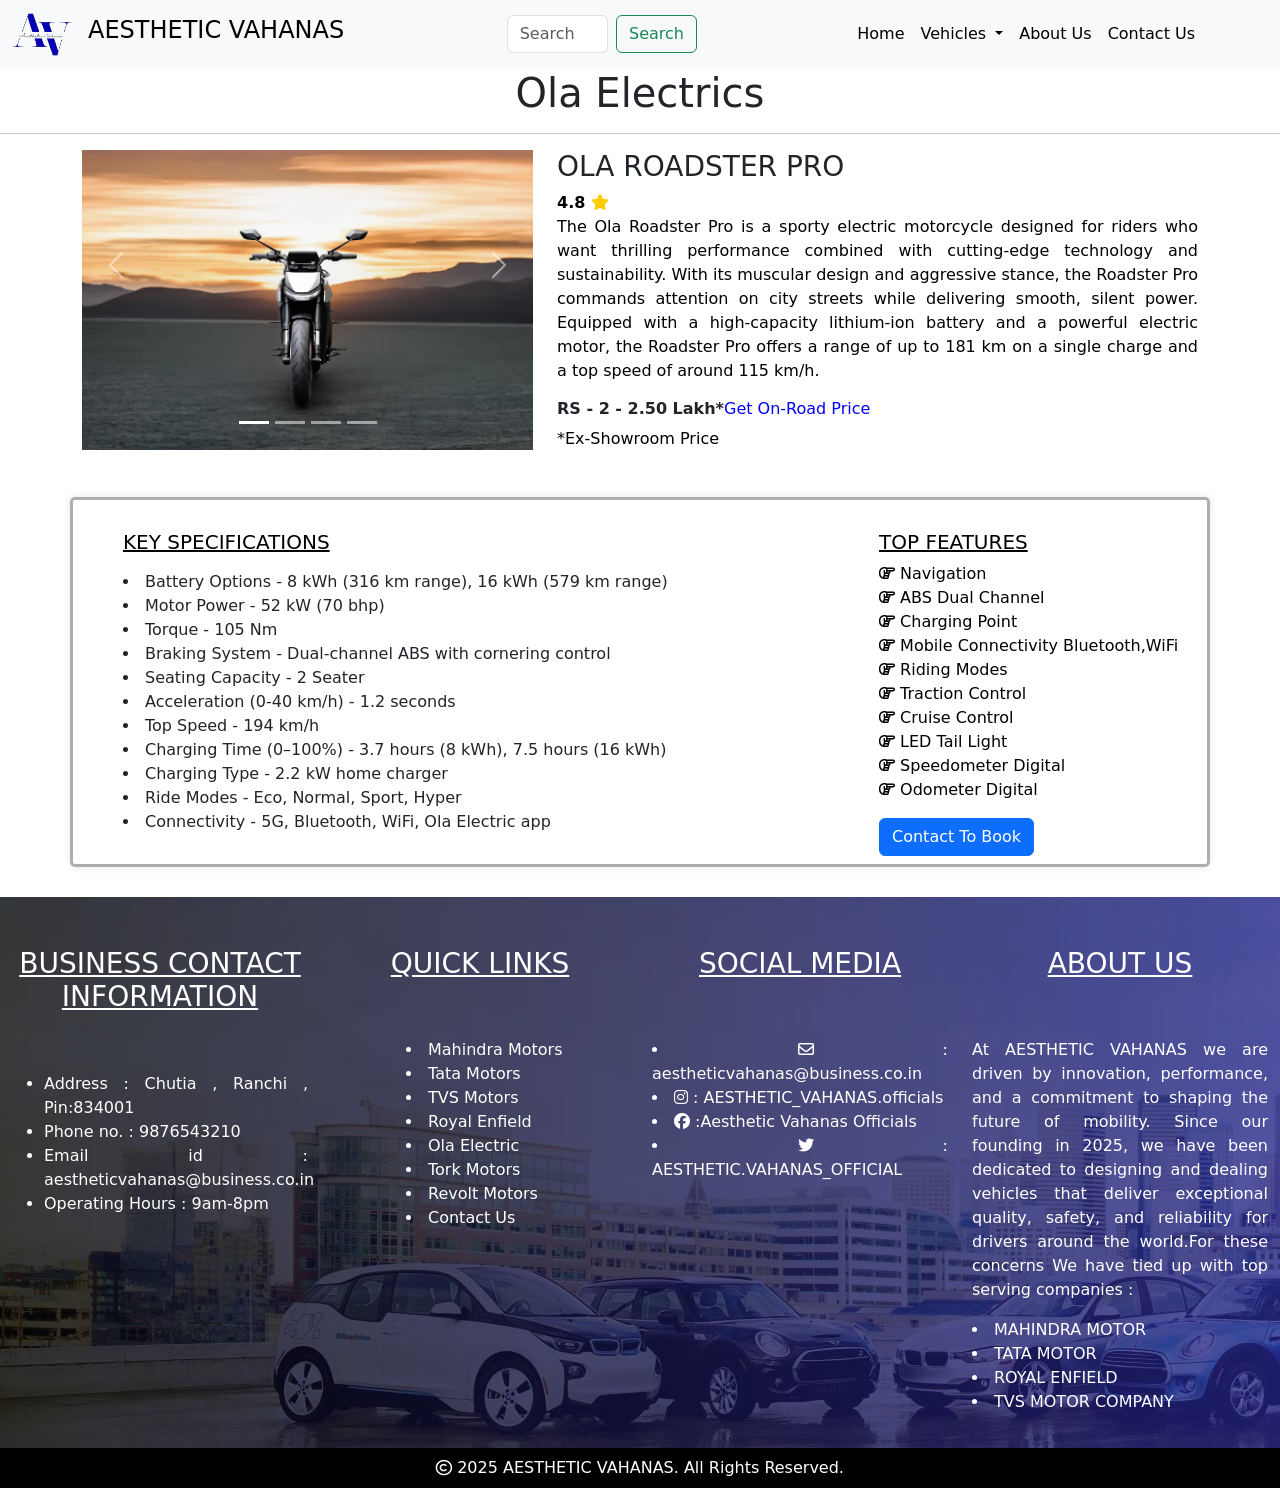
<file: project/ola.html>
<!DOCTYPE html>
<html lang="en">

<head>
    <meta charset="UTF-8">
    <meta name="viewport" content="width=device-width, initial-scale=1.0">

    <title>BOOK YOUR VEHICLE: Ola electric</title>
    <link rel="icon" type="image/x-icon" href="img/logo.jpg">
    <link href="https://cdn.jsdelivr.net/npm/bootstrap@5.3.6/dist/css/bootstrap.min.css" rel="stylesheet"
        integrity="sha384-4Q6Gf2aSP4eDXB8Miphtr37CMZZQ5oXLH2yaXMJ2w8e2ZtHTl7GptT4jmndRuHDT" crossorigin="anonymous">
    <link rel="stylesheet" href="2nd.css">
</head>

<body>

    <nav class="navbar navbar-expand-lg bg-body-tertiary">
        <div class="container-fluid">
            <a class="navbar-brand col-md-1" href="index.html">
                <img src="img/logo.jpg" alt="Bootstrap" width="100%">
            </a>
            <a class="navbarbrand-name col-md-4" href="index.html">
                <h4>AESTHETIC VAHANAS</h4>
            </a>

            <div class="collapse navbar-collapse col-md-7" id="navbarSupportedContent">
                <form class="d-flex col-md-3" role="search" onsubmit="searchPage(event)">
                    <input class="form-control me-2" id="searchInput" type="search" placeholder="Search Vehicle">
                    <button class="btn btn-outline-success" type="submit">Search</button>
                </form>
                <ul class="navbar-nav  me-auto mb-2 mb-lg-0">
                    <li class="nav-item">
                        <a class="nav-link active" aria-current="page" href="index.html">Home</a>
                    </li>
                    <li class="nav-item dropdown">
                        <a class="nav-link dropdown-toggle" href="#" role="button" data-bs-toggle="dropdown"
                            aria-expanded="false">
                            Vehicles
                        </a>
                        <ul class="dropdown-menu">
                            <li><a class="dropdown-item" href="bike.html">Bikes</a></li>
                            <hr>
                            <li><a class="dropdown-item" href="car.html">Cars</a></li>
                        </ul>
                    </li>
                    <li class="nav-item">
                        <a class="nav-link" href="about.html">About Us</a>
                    </li>
                    <li class="nav-item">
                        <a class="nav-link" href="contact.html">Contact Us</a>
                    </li>
                </ul>

            </div>
        </div>
    </nav>

    <center>
        <h1>Ola Electrics</h1>
    </center>
    <hr>

    <section class="c1">
        <div class="container">
            <div class="row">
                <div class="col-md-5">
                    <div id="carousel1" class="carousel slide">
                        <div class="carousel-indicators">
                            <button type="button" data-bs-target="#carousel1" data-bs-slide-to="0" class="active"
                                aria-current="true" aria-label="Slide 1"></button>
                            <button type="button" data-bs-target="#carousel1" data-bs-slide-to="1"
                                aria-label="Slide 2"></button>
                            <button type="button" data-bs-target="#carousel1" data-bs-slide-to="2"
                                aria-label="Slide 3"></button>
                            <button type="button" data-bs-target="#carousel1" data-bs-slide-to="3"
                                aria-label="Slide 4"></button>
                        </div>
                        <div class="carousel-inner">
                            <div class="carousel-item active">
                                <img src="img2/o1.jpg" class="d-block w-100" alt="..." width="100%">
                            </div>
                            <div class="carousel-item">
                                <img src="img2/o2.jpg" class="d-block w-100" alt="..." width="100%">
                            </div>
                            <div class="carousel-item">
                                <img src="img2/o3.jpg" class="d-block w-100" alt="..." width="100%">
                            </div>
                            <div class="carousel-item">
                                <img src="img2/o4.jpg" class="d-block w-100" alt="..." width="100%">
                            </div>
                        </div>
                        <button class="carousel-control-prev" type="button" data-bs-target="#carousel1"
                            data-bs-slide="prev">
                            <span class="carousel-control-prev-icon" aria-hidden="true"></span>
                            <span class="visually-hidden">Previous</span>
                        </button>
                        <button class="carousel-control-next" type="button" data-bs-target="#carousel1"
                            data-bs-slide="next">
                            <span class="carousel-control-next-icon" aria-hidden="true"></span>
                            <span class="visually-hidden">Next</span>
                        </button>
                    </div>
                </div>
                <div class="col-md-7">
                    <h3>OLA ROADSTER PRO</h3>
                    <p><b>4.8 </b> <i class="fa-solid fa-star"></i> <br>The Ola Roadster Pro is a sporty electric
                        motorcycle designed for riders who want thrilling performance combined with cutting-edge
                        technology and sustainability. With its muscular design and aggressive stance, the Roadster Pro
                        commands attention on city streets while delivering smooth, silent power. Equipped with a
                        high-capacity lithium-ion battery and a powerful electric motor, the Roadster Pro offers a range
                        of up to 181 km on a single charge and a top speed of around 115 km/h. </p>
                    <h6><b> RS - 2 - 2.50 Lakh*</b><span>Get On-Road Price</span></h6>
                    <p>*Ex-Showroom Price </p>
                </div>
                <div class="col-md-12">
                    <div class="row">
                        <div class="col-md-8">
                            <u>
                                <h5>KEY SPECIFICATIONS</h5>
                            </u>
                            <p>
                               <li> Battery Options - 8 kWh (316 km range), 16 kWh (579 km range)</li>
                               <li> Motor Power - 52 kW (70 bhp)</li>
                               <li> Torque - 105 Nm</li>
                               <li> Braking System - Dual-channel ABS with cornering control</li>
                               <li> Seating Capacity - 2 Seater</li>
                               <li> Acceleration (0-40 km/h) - 1.2 seconds</li>
                               <li> Top Speed - 194 km/h</li>
                               <li> Charging Time (0–100%) - 3.7 hours (8 kWh), 7.5 hours (16 kWh)</li>
                               <li> Charging Type - 2.2 kW home charger</li>
                               <li> Ride Modes - Eco, Normal, Sport, Hyper</li>
                               <li> Connectivity - 5G, Bluetooth, WiFi, Ola Electric app</li>
                            </p>
                            </p>
                        </div>
                        <div class="col-md-4">
                            <u>
                                <h5>TOP FEATURES</h5>
                            </u>
                            <p><i class="fa-regular fa-hand-point-right"></i> Navigation
                                <br> <i class="fa-regular fa-hand-point-right"></i> ABS Dual Channel
                                <br> <i class="fa-regular fa-hand-point-right"></i> Charging Point
                                <br> <i class="fa-regular fa-hand-point-right"></i> Mobile Connectivity Bluetooth,WiFi
                                <br> <i class="fa-regular fa-hand-point-right"></i> Riding Modes
                                <br> <i class="fa-regular fa-hand-point-right"></i> Traction Control
                                <br> <i class="fa-regular fa-hand-point-right"></i> Cruise Control
                                <br> <i class="fa-regular fa-hand-point-right"></i> LED Tail Light
                                <br> <i class="fa-regular fa-hand-point-right"></i> Speedometer Digital
                                <br> <i class="fa-regular fa-hand-point-right"></i> Odometer Digital
                            </p>
                            <a  href="contact.html" class="btn btn-primary">Contact To Book</a>
                        </div>
                    </div>
                </div>
            </div>
        </div>
    </section>

    <section class="footer">
        <div class="container-fluid">
            <div class="row">
                <div class="col-md-3">
                    <u class="u">
                        <h3>BUSINESS CONTACT INFORMATION</h3>
                    </u>
                    <ul>
                        <li>Address : Chutia , Ranchi , Pin:834001</li>
                        <li>Phone no. : 9876543210</li>
                        <li>Email id : aestheticvahanas@business.co.in</li>
                        <li>Operating Hours : 9am-8pm </li>
                    </ul>
                </div>

                <div class="col-md-3">
                    <u class="u">
                        <h3>QUICK LINKS</h3>
                    </u>
                    <div class=" text-center">
                        <li><a href="mahindra.html">Mahindra Motors</a></li>
                        <li><a href="tata.html">Tata Motors</a></li>
                        <li><a href="tvs.html">TVS Motors</a></li>
                        <li><a href="royal.html">Royal Enfield</a></li>
                        <li><a href="ola.html">Ola Electric</a></li>
                        <li><a href="tork.html">Tork Motors</a></li>
                        <li><a href="revolt.html">Revolt Motors</a></li>
                        <li><a href="contact.html">Contact Us</a></li>
                    </div>
                </div>
                <div class="col-md-3">
                    <u class="u">
                        <h3>SOCIAL MEDIA</h3>
                    </u>
                    <li><i class="fa-regular fa-envelope"></i> : aestheticvahanas@business.co.in</li>
                    <li><i class="fa-brands fa-instagram"></i> : AESTHETIC_VAHANAS.officials</li>
                    <li><i class="fa-brands fa-facebook"></i> :Aesthetic Vahanas Officials</li>
                    <li><i class="fa-brands fa-twitter"></i> : AESTHETIC.VAHANAS_OFFICIAL</li>
                </div>

                <div class="col-md-3">
                    <u class="u">
                        <h3>ABOUT US</h3>
                    </u>
                    <p>At AESTHETIC VAHANAS we are driven by innovation, performance, and a commitment to shaping the
                        future of mobility. Since our founding in 2025, we have been dedicated to designing and
                        dealing vehicles that deliver exceptional quality, safety, and reliability for drivers
                        around the world.For these concerns
                        We have tied up with top serving companies :
                        <li>MAHINDRA MOTOR</li>
                        <li>TATA MOTOR</li>
                        <li>ROYAL ENFIELD</li>
                        <li>TVS MOTOR COMPANY</li>
                    </p>
                </div>
            </div>
        </div>
    </section>

    <section class="copyright">
        <div class="container-fluid">
            <div class="row">
                <div class="col-md-12">
                    <h6> <i class="fa-regular fa-copyright"></i> 2025 AESTHETIC VAHANAS. All Rights Reserved.</h6>
                </div>
            </div>
        </div>
    </section>


    <script src="https://cdnjs.cloudflare.com/ajax/libs/jquery/3.7.1/jquery.min.js"
        integrity="sha512-v2CJ7UaYy4JwqLDIrZUI/4hqeoQieOmAZNXBeQyjo21dadnwR+8ZaIJVT8EE2iyI61OV8e6M8PP2/4hpQINQ/g=="
        crossorigin="anonymous" referrerpolicy="no-referrer"></script>
    <script src="https://cdn.jsdelivr.net/npm/bootstrap@5.3.6/dist/js/bootstrap.bundle.min.js"
        integrity="sha384-j1CDi7MgGQ12Z7Qab0qlWQ/Qqz24Gc6BM0thvEMVjHnfYGF0rmFCozFSxQBxwHKO"
        crossorigin="anonymous"></script>
    <link rel="stylesheet" href="https://cdnjs.cloudflare.com/ajax/libs/font-awesome/6.7.2/css/all.min.css"
        integrity="sha512-Evv84Mr4kqVGRNSgIGL/F/aIDqQb7xQ2vcrdIwxfjThSH8CSR7PBEakCr51Ck+w+/U6swU2Im1vVX0SVk9ABhg=="
        crossorigin="anonymous" referrerpolicy="no-referrer" />
    <script src="search.js"></script>
</body>

</html>
</file>
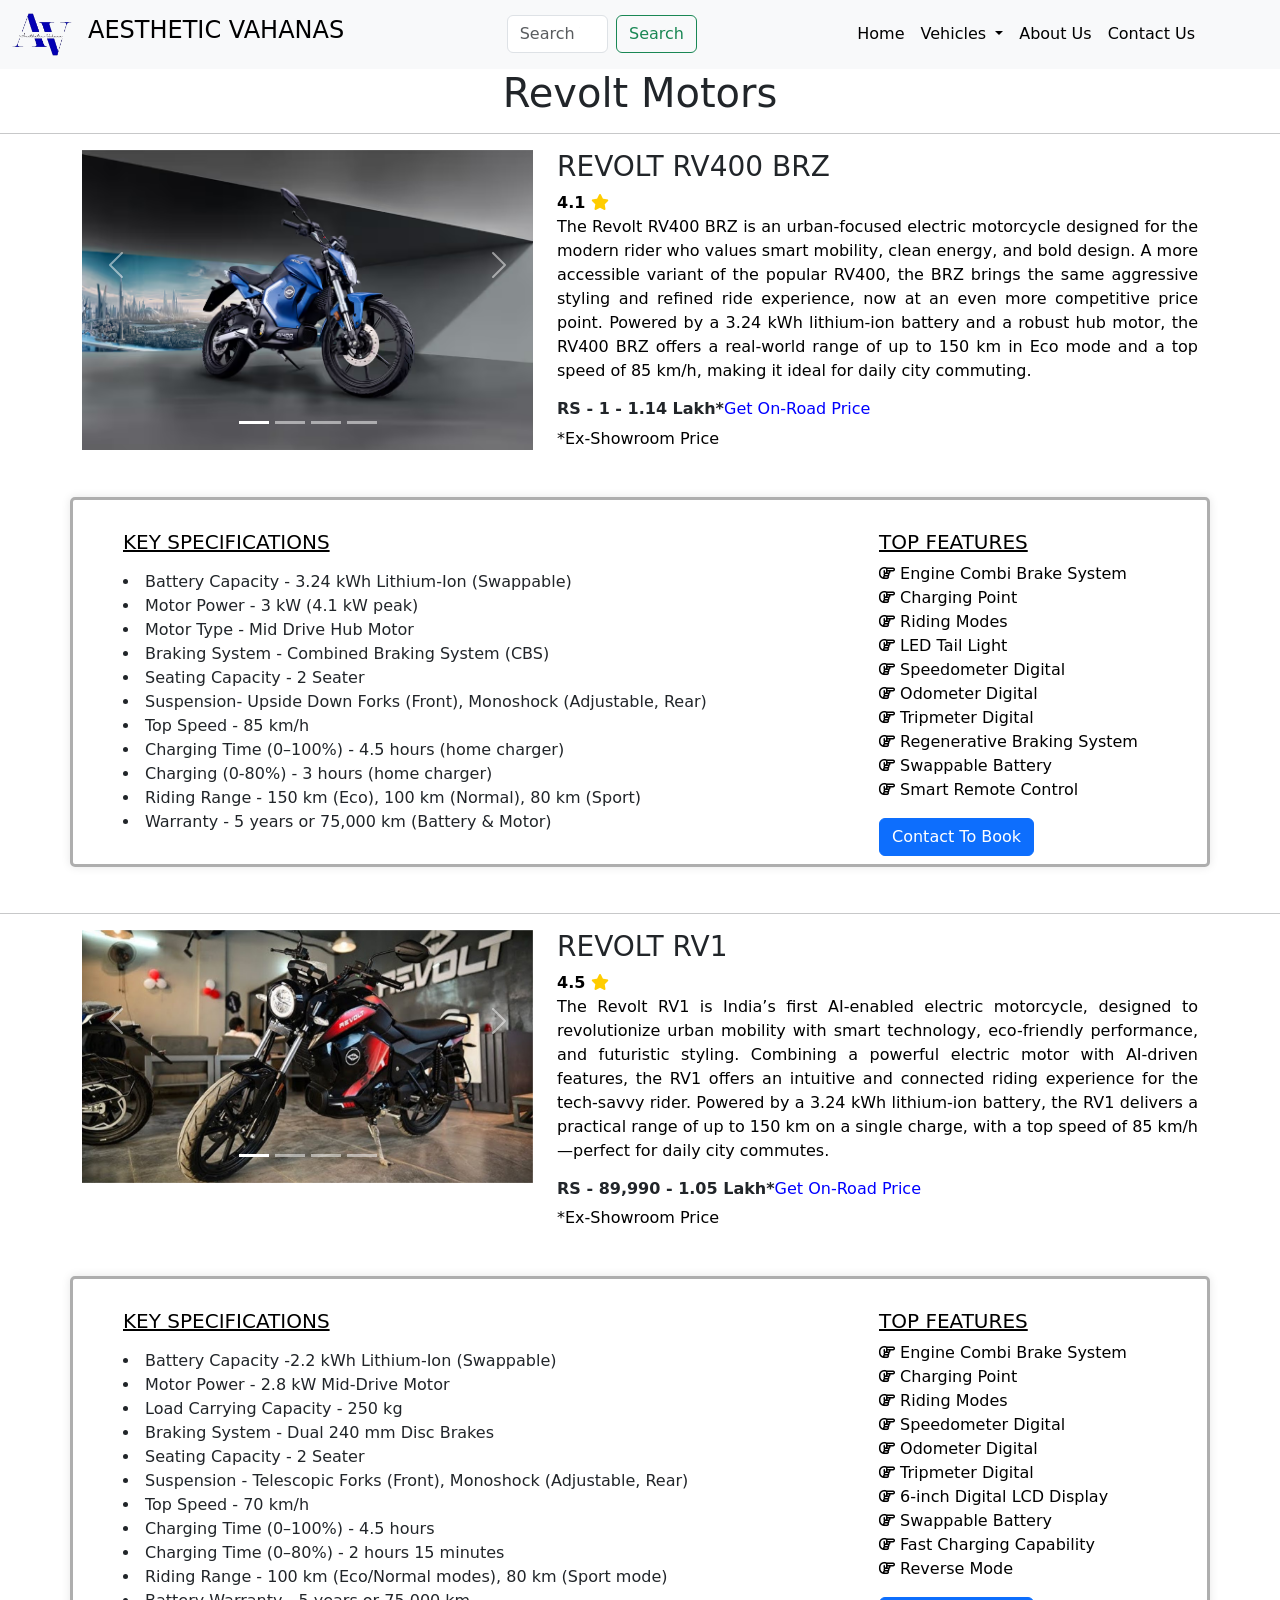
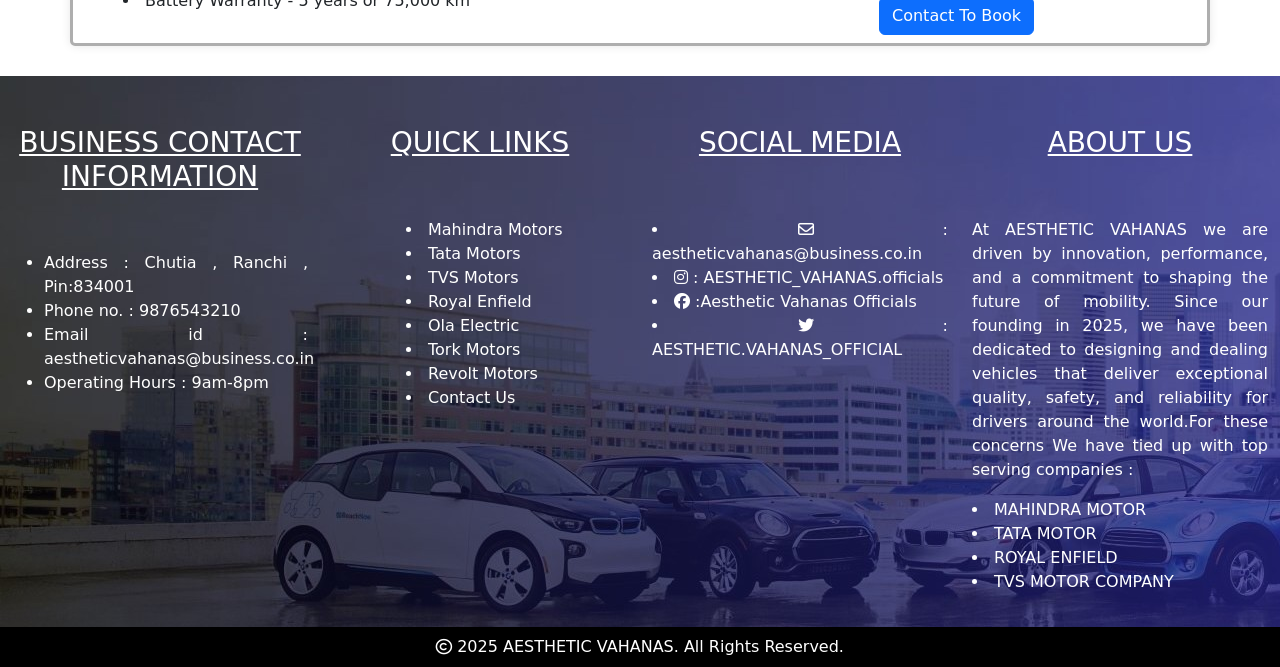
<file: project/revolt.html>
<!DOCTYPE html>
<html lang="en">

<head>
    <meta charset="UTF-8">
    <meta name="viewport" content="width=device-width, initial-scale=1.0">

    <title>BOOK YOUR VEHICLE: Revolt motor</title>
    <link rel="icon" type="image/x-icon" href="img/logo.jpg">
    <link href="https://cdn.jsdelivr.net/npm/bootstrap@5.3.6/dist/css/bootstrap.min.css" rel="stylesheet"
        integrity="sha384-4Q6Gf2aSP4eDXB8Miphtr37CMZZQ5oXLH2yaXMJ2w8e2ZtHTl7GptT4jmndRuHDT" crossorigin="anonymous">
    <link rel="stylesheet" href="2nd.css">
</head>

<body>

    <nav class="navbar navbar-expand-lg bg-body-tertiary">
        <div class="container-fluid">
            <a class="navbar-brand col-md-1" href="index.html">
                <img src="img/logo.jpg" alt="Bootstrap" width="100%">
            </a>
            <a class="navbarbrand-name col-md-4" href="index.html">
                <h4>AESTHETIC VAHANAS</h4>
            </a>

            <div class="collapse navbar-collapse col-md-7" id="navbarSupportedContent">
                <form class="d-flex col-md-3" role="search" onsubmit="searchPage(event)">
                    <input class="form-control me-2" id="searchInput" type="search" placeholder="Search Vehicle">
                    <button class="btn btn-outline-success" type="submit">Search</button>
                </form>
                <ul class="navbar-nav  me-auto mb-2 mb-lg-0">
                    <li class="nav-item">
                        <a class="nav-link active" aria-current="page" href="index.html">Home</a>
                    </li>
                    <li class="nav-item dropdown">
                        <a class="nav-link dropdown-toggle" href="#" role="button" data-bs-toggle="dropdown"
                            aria-expanded="false">
                            Vehicles
                        </a>
                        <ul class="dropdown-menu">
                            <li><a class="dropdown-item" href="bike.html">Bikes</a></li>
                            <hr>
                            <li><a class="dropdown-item" href="car.html">Cars</a></li>
                        </ul>
                    </li>
                    <li class="nav-item">
                        <a class="nav-link" href="about.html">About Us</a>
                    </li>
                    <li class="nav-item">
                        <a class="nav-link" href="contact.html">Contact Us</a>
                    </li>
                </ul>

            </div>
        </div>
    </nav>

    <center>
        <h1>Revolt Motors</h1>
    </center>
    <hr>

    <section class="b1">
        <div class="container">
            <div class="row">
                <div class="col-md-5">
                    <div id="carousel1" class="carousel slide">
                        <div class="carousel-indicators">
                            <button type="button" data-bs-target="#carousel1" data-bs-slide-to="0" class="active"
                                aria-current="true" aria-label="Slide 1"></button>
                            <button type="button" data-bs-target="#carousel1" data-bs-slide-to="1"
                                aria-label="Slide 2"></button>
                            <button type="button" data-bs-target="#carousel1" data-bs-slide-to="2"
                                aria-label="Slide 3"></button>
                            <button type="button" data-bs-target="#carousel1" data-bs-slide-to="3"
                                aria-label="Slide 4"></button>
                        </div>
                        <div class="carousel-inner">
                            <div class="carousel-item active">
                                <img src="img2/r1-1.jpg" class="d-block w-100" alt="..." width="100%">
                            </div>
                            <div class="carousel-item">
                                <img src="img2/r1-2.jpg" class="d-block w-100" alt="..." width="100%">
                            </div>
                            <div class="carousel-item">
                                <img src="img2/r1-3.jpg" class="d-block w-100" alt="..." width="100%">
                            </div>
                            <div class="carousel-item">
                                <img src="img2/r1-4.jpg" class="d-block w-100" alt="..." width="100%">
                            </div>

                        </div>
                        <button class="carousel-control-prev" type="button" data-bs-target="#carousel1"
                            data-bs-slide="prev">
                            <span class="carousel-control-prev-icon" aria-hidden="true"></span>
                            <span class="visually-hidden">Previous</span>
                        </button>
                        <button class="carousel-control-next" type="button" data-bs-target="#carousel1"
                            data-bs-slide="next">
                            <span class="carousel-control-next-icon" aria-hidden="true"></span>
                            <span class="visually-hidden">Next</span>
                        </button>
                    </div>
                </div>
                <div class="col-md-7">
                    <h3>REVOLT RV400 BRZ</h3>
                    <p><b>4.1 </b> <i class="fa-solid fa-star"></i> <br> The Revolt RV400 BRZ is an urban-focused
                        electric motorcycle designed for the modern rider who values smart mobility, clean energy, and
                        bold design. A more accessible variant of the popular RV400, the BRZ brings the same aggressive
                        styling and refined ride experience, now at an even more competitive price point. Powered by a
                        3.24 kWh lithium-ion battery and a robust hub motor, the RV400 BRZ offers a real-world range of
                        up to 150 km in Eco mode and a top speed of 85 km/h, making it ideal for daily city commuting.
                    </p>
                    <h6><b> RS - 1 - 1.14 Lakh*</b><span>Get On-Road Price</span></h6>
                    <p>*Ex-Showroom Price </p>
                </div>
                <div class="col-md-12">
                    <div class="row">
                        <div class="col-md-8">
                            <u>
                                <h5>KEY SPECIFICATIONS</h5>
                            </u>
                            <p>
                                <li> Battery Capacity - 3.24 kWh Lithium-Ion (Swappable) </li>
                                <li> Motor Power - 3 kW (4.1 kW peak) </li>
                                <li> Motor Type - Mid Drive Hub Motor </li>
                                <li> Braking System - Combined Braking System (CBS) </li>
                                <li> Seating Capacity - 2 Seater </li>
                                <li> Suspension- Upside Down Forks (Front), Monoshock (Adjustable, Rear) </li>
                                <li> Top Speed - 85 km/h </li>
                                <li> Charging Time (0–100%) - 4.5 hours (home charger) </li>
                                <li> Charging (0-80%) - 3 hours (home charger) </li>
                                <li> Riding Range - 150 km (Eco), 100 km (Normal), 80 km (Sport) </li>
                                <li> Warranty - 5 years or 75,000 km (Battery & Motor) </li>
                            </p> 
                        </div>
                        <div class="col-md-4">
                            <u>
                                <h5>TOP FEATURES</h5>
                            </u>
                            <p> <i class="fa-regular fa-hand-point-right"></i> Engine Combi Brake System
                                <br> <i class="fa-regular fa-hand-point-right"></i> Charging Point
                                <br> <i class="fa-regular fa-hand-point-right"></i> Riding Modes
                                <br> <i class="fa-regular fa-hand-point-right"></i> LED Tail Light
                                <br> <i class="fa-regular fa-hand-point-right"></i> Speedometer Digital
                                <br> <i class="fa-regular fa-hand-point-right"></i> Odometer Digital
                                <br> <i class="fa-regular fa-hand-point-right"></i> Tripmeter Digital
                                <br> <i class="fa-regular fa-hand-point-right"></i> Regenerative Braking System
                                <br> <i class="fa-regular fa-hand-point-right"></i> Swappable Battery
                                <br> <i class="fa-regular fa-hand-point-right"></i> Smart Remote Control
                            </p>
                            <a  href="contact.html" class="btn btn-primary">Contact To Book</a>
                        </div>
                    </div>
                </div>
            </div>
        </div>
    </section>
    <hr>

    <section class="b2">
        <div class="container">
            <div class="row">
                <div class="col-md-5">
                    <div id="carousel2" class="carousel slide">
                        <div class="carousel-indicators">
                            <button type="button" data-bs-target="#carousel2" data-bs-slide-to="0" class="active"
                                aria-current="true" aria-label="Slide 1"></button>
                            <button type="button" data-bs-target="#carousel2" data-bs-slide-to="1"
                                aria-label="Slide 2"></button>
                            <button type="button" data-bs-target="#carousel2" data-bs-slide-to="2"
                                aria-label="Slide 3"></button>
                            <button type="button" data-bs-target="#carousel1" data-bs-slide-to="3"
                                aria-label="Slide 4"></button>
                        </div>
                        <div class="carousel-inner">
                            <div class="carousel-item active">
                                <img src="img2/r2-1.jpg" class="d-block w-100" alt=".." width="100%">
                            </div>
                            <div class="carousel-item">
                                <img src="img2/r2-2.jpg" class="d-block w-100" alt=".." width="100%">
                            </div>
                            <div class="carousel-item">
                                <img src="img2/r2-3.jpg" class="d-block w-100" alt=".." width="100%">
                            </div>
                            <div class="carousel-item">
                                <img src="img2/r2-4.jpg" class="d-block w-100" alt=".." width="100%">
                            </div>
                        </div>
                        <button class="carousel-control-prev" type="button" data-bs-target="#carousel2"
                            data-bs-slide="prev">
                            <span class="carousel-control-prev-icon" aria-hidden="true"></span>
                            <span class="visually-hidden">Previous</span>
                        </button>
                        <button class="carousel-control-next" type="button" data-bs-target="#carousel2"
                            data-bs-slide="next">
                            <span class="carousel-control-next-icon" aria-hidden="true"></span>
                            <span class="visually-hidden">Next</span>
                        </button>
                    </div>
                </div>
                <div class="col-md-7">
                    <h3>REVOLT RV1</h3>
                    <p><b>4.5 </b> <i class="fa-solid fa-star"></i> <br> The Revolt RV1 is India’s first AI-enabled
                        electric motorcycle, designed to revolutionize urban mobility with smart technology,
                        eco-friendly performance, and futuristic styling. Combining a powerful electric motor with
                        AI-driven features, the RV1 offers an intuitive and connected riding experience for the
                        tech-savvy rider. Powered by a 3.24 kWh lithium-ion battery, the RV1 delivers a practical range
                        of up to 150 km on a single charge, with a top speed of 85 km/h—perfect for daily city commutes.
                    </p>
                    <h6><b> RS - 89,990 - 1.05 Lakh*</b><span>Get On-Road Price</span></h6>
                    <p>*Ex-Showroom Price </p>
                </div>
                <div class="col-md-12">
                    <div class="row">
                        <div class="col-md-8">
                            <u>
                                <h5>KEY SPECIFICATIONS</h5>
                            </u>
                            <p>
                                <li> Battery Capacity -2.2 kWh Lithium-Ion (Swappable) </li>
                                <li> Motor Power - 2.8 kW Mid-Drive Motor  </li>
                                <li> Load Carrying Capacity - 250 kg </li>
                                <li> Braking System - Dual 240 mm Disc Brakes </li>
                                <li> Seating Capacity - 2 Seater </li>
                                <li> Suspension - Telescopic Forks (Front), Monoshock (Adjustable, Rear) </li>
                                <li> Top Speed - 70 km/h </li>
                                <li> Charging Time (0–100%) - 4.5 hours </li>
                                <li> Charging Time (0–80%) - 2 hours 15 minutes </li>
                                <li> Riding Range - 100 km (Eco/Normal modes), 80 km (Sport mode) </li>
                                <li> Battery Warranty - 5 years or 75,000 km </li>
                            </p>
                        </div>
                        <div class="col-md-4">
                            <u>
                                <h5>TOP FEATURES</h5>
                            </u>
                            <p>
                                <i class="fa-regular fa-hand-point-right"></i> Engine Combi Brake System
                                <br> <i class="fa-regular fa-hand-point-right"></i> Charging Point
                                <br> <i class="fa-regular fa-hand-point-right"></i> Riding Modes
                                <br> <i class="fa-regular fa-hand-point-right"></i> Speedometer Digital
                                <br> <i class="fa-regular fa-hand-point-right"></i> Odometer Digital
                                <br> <i class="fa-regular fa-hand-point-right"></i> Tripmeter Digital
                                <br> <i class="fa-regular fa-hand-point-right"></i> 6-inch Digital LCD Display
                                <br> <i class="fa-regular fa-hand-point-right"></i> Swappable Battery
                                <br> <i class="fa-regular fa-hand-point-right"></i> Fast Charging Capability
                                <br> <i class="fa-regular fa-hand-point-right"></i> Reverse Mode
                            </p>
                            <a  href="contact.html" class="btn btn-primary">Contact To Book</a>
                        </div>
                    </div>
                </div>
            </div>
        </div>
    </section>

    <section class="footer">
        <div class="container-fluid">
            <div class="row">
                <div class="col-md-3">
                    <u class="u">
                        <h3>BUSINESS CONTACT INFORMATION</h3>
                    </u>
                    <ul>
                        <li>Address : Chutia , Ranchi , Pin:834001</li>
                        <li>Phone no. : 9876543210</li>
                        <li>Email id : aestheticvahanas@business.co.in</li>
                        <li>Operating Hours : 9am-8pm </li>
                    </ul>
                </div>

                <div class="col-md-3">
                    <u class="u">
                        <h3>QUICK LINKS</h3>
                    </u>
                    <div class=" text-center">
                        <li><a href="mahindra.html">Mahindra Motors</a></li>
                        <li><a href="tata.html">Tata Motors</a></li>
                        <li><a href="tvs.html">TVS Motors</a></li>
                        <li><a href="royal.html">Royal Enfield</a></li>
                        <li><a href="ola.html">Ola Electric</a></li>
                        <li><a href="tork.html">Tork Motors</a></li>
                        <li><a href="revolt.html">Revolt Motors</a></li>
                        <li><a href="contact.html">Contact Us</a></li>
                    </div>
                </div>

                <div class="col-md-3">
                    <u class="u">
                        <h3>SOCIAL MEDIA</h3>
                    </u>
                    <li><i class="fa-regular fa-envelope"></i> : aestheticvahanas@business.co.in</li>
                    <li><i class="fa-brands fa-instagram"></i> : AESTHETIC_VAHANAS.officials</li>
                    <li><i class="fa-brands fa-facebook"></i> :Aesthetic Vahanas Officials</li>
                    <li><i class="fa-brands fa-twitter"></i> : AESTHETIC.VAHANAS_OFFICIAL</li>
                </div>

                <div class="col-md-3">
                    <u class="u">
                        <h3>ABOUT US</h3>
                    </u>
                    <p>At AESTHETIC VAHANAS we are driven by innovation, performance, and a commitment to shaping the
                        future of mobility. Since our founding in 2025, we have been dedicated to designing and
                        dealing vehicles that deliver exceptional quality, safety, and reliability for drivers
                        around the world.For these concerns
                        We have tied up with top serving companies :
                        <li>MAHINDRA MOTOR</li>
                        <li>TATA MOTOR</li>
                        <li>ROYAL ENFIELD</li>
                        <li>TVS MOTOR COMPANY</li>
                    </p>
                </div>
            </div>
        </div>
    </section>

    <section class="copyright">
        <div class="container-fluid">
            <div class="row">
                <div class="col-md-12">
                    <h6> <i class="fa-regular fa-copyright"></i> 2025 AESTHETIC VAHANAS. All Rights Reserved.</h6>
                </div>
            </div>
        </div>
    </section>

    <script src="https://cdnjs.cloudflare.com/ajax/libs/jquery/3.7.1/jquery.min.js"
        integrity="sha512-v2CJ7UaYy4JwqLDIrZUI/4hqeoQieOmAZNXBeQyjo21dadnwR+8ZaIJVT8EE2iyI61OV8e6M8PP2/4hpQINQ/g=="
        crossorigin="anonymous" referrerpolicy="no-referrer"></script>
    <script src="https://cdn.jsdelivr.net/npm/bootstrap@5.3.6/dist/js/bootstrap.bundle.min.js"
        integrity="sha384-j1CDi7MgGQ12Z7Qab0qlWQ/Qqz24Gc6BM0thvEMVjHnfYGF0rmFCozFSxQBxwHKO"
        crossorigin="anonymous"></script>
    <link rel="stylesheet" href="https://cdnjs.cloudflare.com/ajax/libs/font-awesome/6.7.2/css/all.min.css"
        integrity="sha512-Evv84Mr4kqVGRNSgIGL/F/aIDqQb7xQ2vcrdIwxfjThSH8CSR7PBEakCr51Ck+w+/U6swU2Im1vVX0SVk9ABhg=="
        crossorigin="anonymous" referrerpolicy="no-referrer" />
    <script src="search.js"></script>
</body>

</html>
</file>
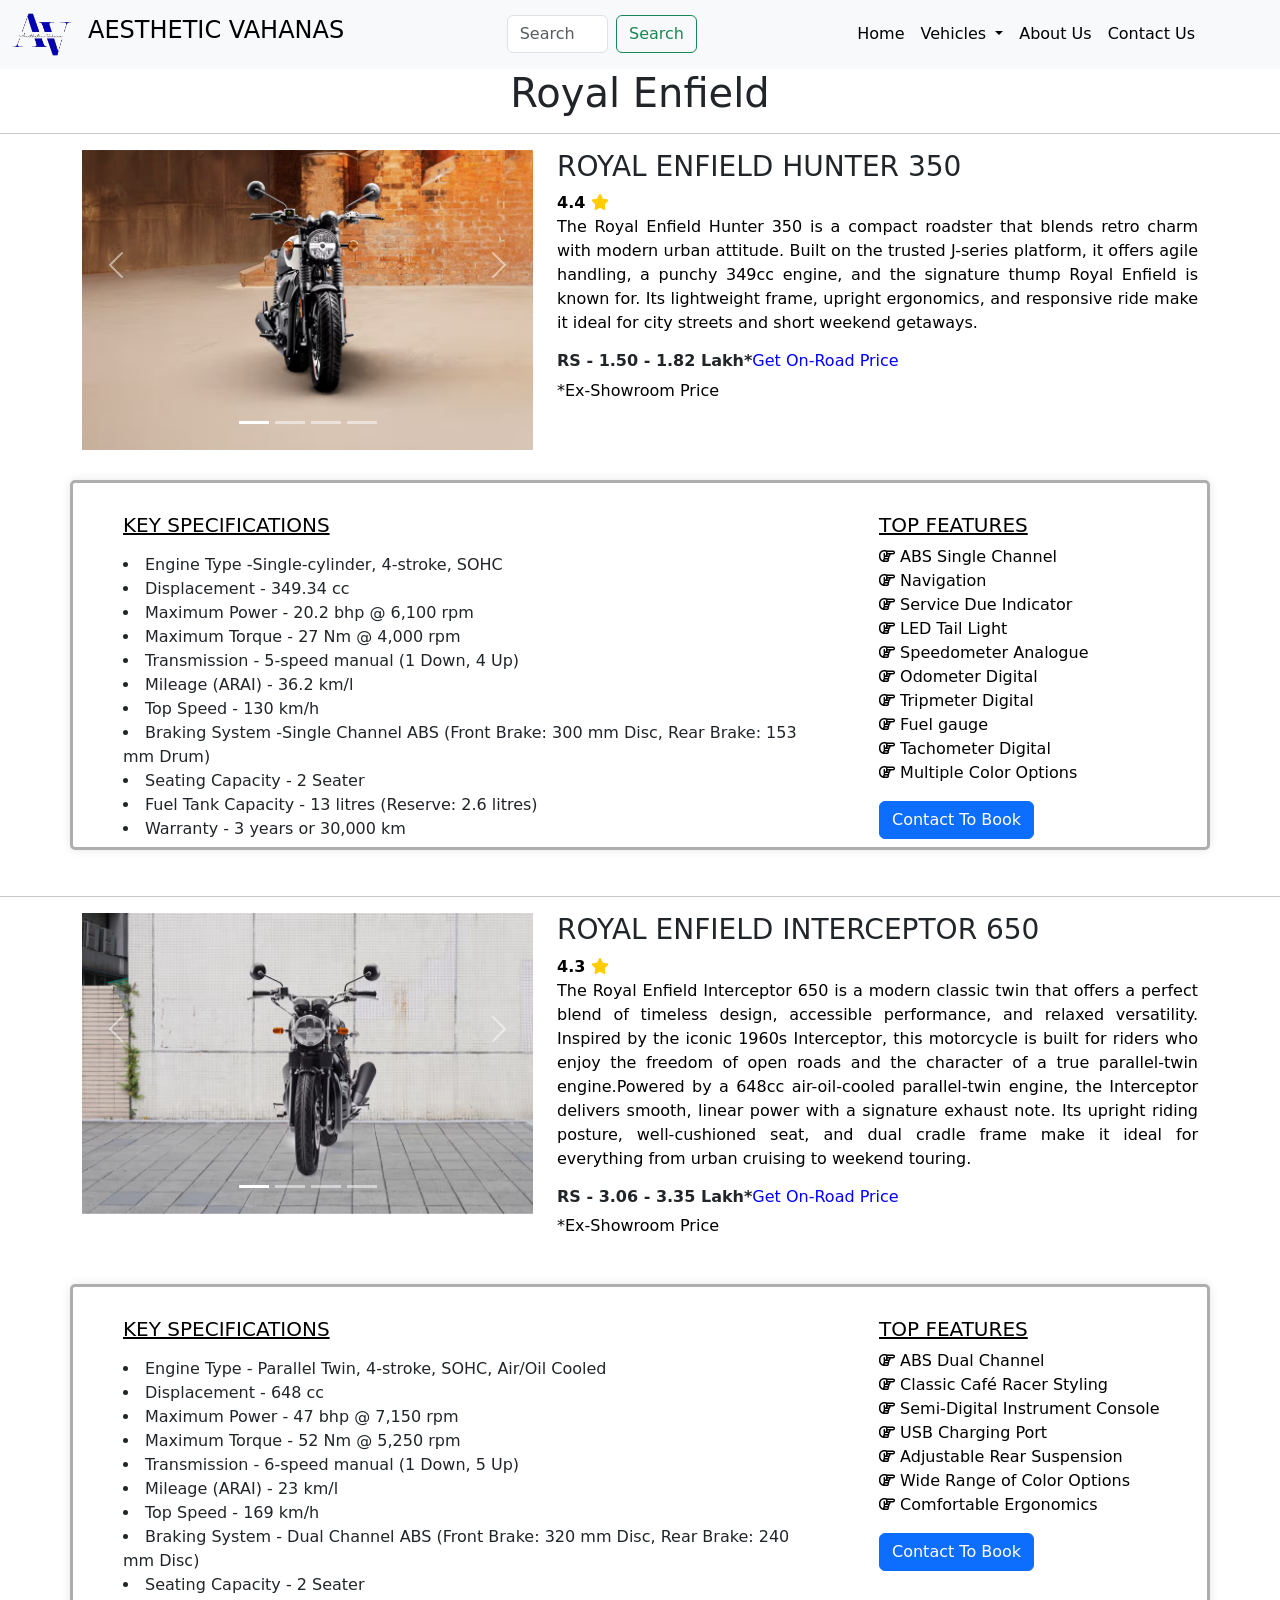
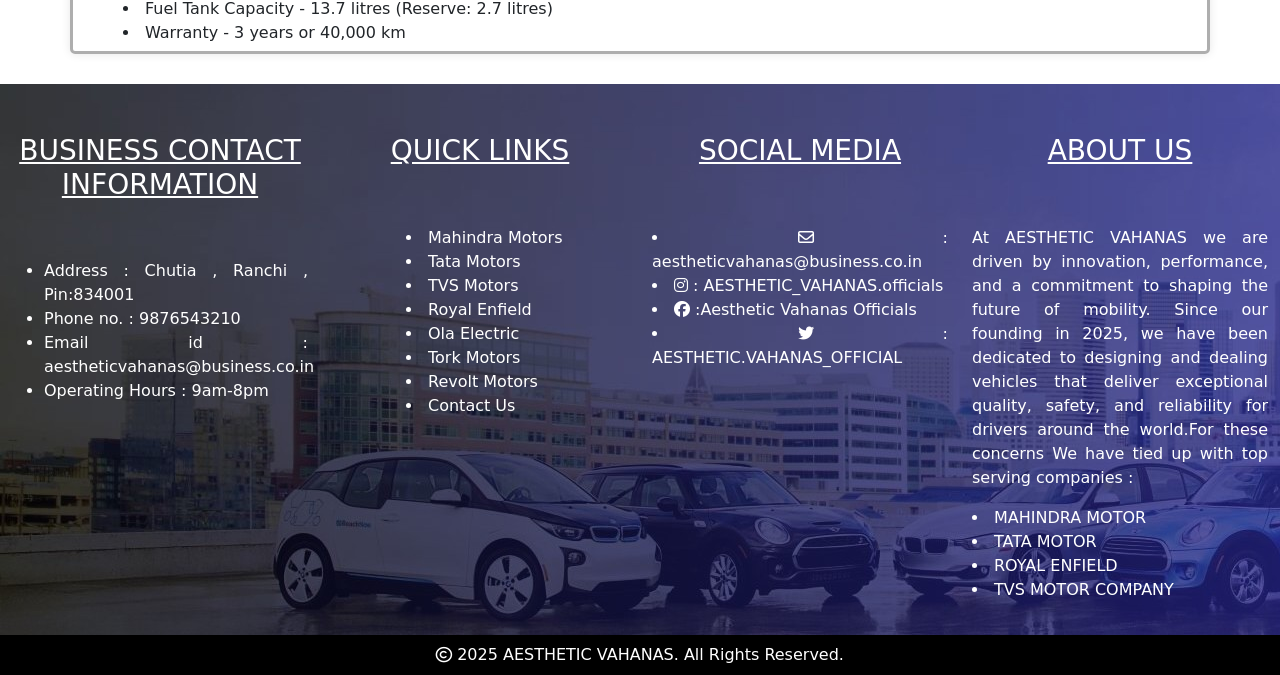
<file: project/royal.html>
<!DOCTYPE html>
<html lang="en">

<head>
    <meta charset="UTF-8">
    <meta name="viewport" content="width=device-width, initial-scale=1.0">

    <title>BOOK YOUR VEHICLE: Royal Enfield</title>
    <link rel="icon" type="image/x-icon" href="img/logo.jpg">
    <link href="https://cdn.jsdelivr.net/npm/bootstrap@5.3.6/dist/css/bootstrap.min.css" rel="stylesheet"
        integrity="sha384-4Q6Gf2aSP4eDXB8Miphtr37CMZZQ5oXLH2yaXMJ2w8e2ZtHTl7GptT4jmndRuHDT" crossorigin="anonymous">
    <link rel="stylesheet" href="2nd.css">
</head>

<body>

    <nav class="navbar navbar-expand-lg bg-body-tertiary">
        <div class="container-fluid">
            <a class="navbar-brand col-md-1" href="index.html">
                <img src="img/logo.jpg" alt="Bootstrap" width="100%">
            </a>
            <a class="navbarbrand-name col-md-4" href="index.html">
                <h4>AESTHETIC VAHANAS</h4>
            </a>

            <div class="collapse navbar-collapse col-md-7" id="navbarSupportedContent">
                <form class="d-flex col-md-3" role="search" onsubmit="searchPage(event)">
                    <input class="form-control me-2" id="searchInput" type="search" placeholder="Search Vehicle">
                    <button class="btn btn-outline-success" type="submit">Search</button>
                </form>
                <ul class="navbar-nav  me-auto mb-2 mb-lg-0">
                    <li class="nav-item">
                        <a class="nav-link active" aria-current="page" href="index.html">Home</a>
                    </li>
                    <li class="nav-item dropdown">
                        <a class="nav-link dropdown-toggle" href="#" role="button" data-bs-toggle="dropdown"
                            aria-expanded="false">
                            Vehicles
                        </a>
                        <ul class="dropdown-menu">
                            <li><a class="dropdown-item" href="bike.html">Bikes</a></li>
                            <hr>
                            <li><a class="dropdown-item" href="car.html">Cars</a></li>
                        </ul>
                    </li>
                    <li class="nav-item">
                        <a class="nav-link" href="about.html">About Us</a>
                    </li>
                    <li class="nav-item">
                        <a class="nav-link" href="contact.html">Contact Us</a>
                    </li>
                </ul>

            </div>
        </div>
    </nav>

    <center>
        <h1>Royal Enfield</h1>
    </center>
    <hr>
    
    <section class="b1">
        <div class="container">
            <div class="row">
                <div class="col-md-5">
                    <div id="carousel1" class="carousel slide">
                        <div class="carousel-indicators">
                            <button type="button" data-bs-target="#carousel1" data-bs-slide-to="0" class="active"
                                aria-current="true" aria-label="Slide 1"></button>
                            <button type="button" data-bs-target="#carousel1" data-bs-slide-to="1"
                                aria-label="Slide 2"></button>
                            <button type="button" data-bs-target="#carousel1" data-bs-slide-to="2"
                                aria-label="Slide 3"></button>
                            <button type="button" data-bs-target="#carousel1" data-bs-slide-to="3"
                                aria-label="Slide 4"></button>
                        </div>
                        <div class="carousel-inner">
                            <div class="carousel-item active">
                                <img src="img2/rh1.jpg" class="d-block w-100" alt="..." width="100%">
                            </div>
                            <div class="carousel-item">
                                <img src="img2/rh2.jpg" class="d-block w-100" alt="..." width="100%">
                            </div>
                            <div class="carousel-item">
                                <img src="img2/rh3.jpg" class="d-block w-100" alt="..." width="100%">
                            </div>
                            <div class="carousel-item">
                                <img src="img2/rh4.jpg" class="d-block w-100" alt="..." width="100%">
                            </div>
                        </div>
                        <button class="carousel-control-prev" type="button" data-bs-target="#carousel1"
                            data-bs-slide="prev">
                            <span class="carousel-control-prev-icon" aria-hidden="true"></span>
                            <span class="visually-hidden">Previous</span>
                        </button>
                        <button class="carousel-control-next" type="button" data-bs-target="#carousel1"
                            data-bs-slide="next">
                            <span class="carousel-control-next-icon" aria-hidden="true"></span>
                            <span class="visually-hidden">Next</span>
                        </button>
                    </div>
                </div>
                <div class="col-md-7">
                    <h3>ROYAL ENFIELD HUNTER 350</h3>
                    <p><b>4.4 </b> <i class="fa-solid fa-star"></i> <br>The Royal Enfield Hunter 350 is a compact
                        roadster that blends retro charm with modern urban attitude. Built on the trusted J-series
                        platform, it offers agile handling, a punchy 349cc engine, and the signature thump Royal Enfield
                        is known for. Its lightweight frame, upright ergonomics, and responsive ride make it ideal for
                        city streets and short weekend getaways. </p>
                    <h6><b> RS - 1.50 - 1.82 Lakh*</b><span>Get On-Road Price</span></h6>
                    <p>*Ex-Showroom Price </p>
                </div>
                <div class="col-md-12">
                    <div class="row">
                        <div class="col-md-8">
                            <u>
                                <h5>KEY SPECIFICATIONS</h5>
                            </u>
                            <p>
                                <li> Engine Type -Single-cylinder, 4-stroke, SOHC </li>
                                <li> Displacement - 349.34 cc </li>
                                <li> Maximum Power - 20.2 bhp @ 6,100 rpm </li>
                                <li> Maximum Torque - 27 Nm @ 4,000 rpm </li>
                                <li> Transmission - 5-speed manual (1 Down, 4 Up) </li>
                                <li> Mileage (ARAI) - 36.2 km/l </li>
                                <li> Top Speed - 130 km/h </li>
                                <li> Braking System -Single Channel ABS (Front Brake: 300 mm Disc, Rear Brake: 153 mm Drum) </li>
                                <li> Seating Capacity - 2 Seater </li>
                                <li> Fuel Tank Capacity - 13 litres (Reserve: 2.6 litres) </li>
                                <li> Warranty - 3 years or 30,000 km </li>
                            </p>
                        </div>
                        <div class="col-md-4">
                            <u>
                                <h5>TOP FEATURES</h5>
                            </u>
                            <p><i class="fa-regular fa-hand-point-right"></i> ABS Single Channel
                                <br> <i class="fa-regular fa-hand-point-right"></i> Navigation
                                <br> <i class="fa-regular fa-hand-point-right"></i> Service Due Indicator
                                <br> <i class="fa-regular fa-hand-point-right"></i> LED Tail Light
                                <br> <i class="fa-regular fa-hand-point-right"></i> Speedometer Analogue
                                <br> <i class="fa-regular fa-hand-point-right"></i> Odometer Digital
                                <br> <i class="fa-regular fa-hand-point-right"></i> Tripmeter Digital
                                <br> <i class="fa-regular fa-hand-point-right"></i> Fuel gauge
                                <br> <i class="fa-regular fa-hand-point-right"></i> Tachometer Digital
                                <br> <i class="fa-regular fa-hand-point-right"></i> Multiple Color Options
                            </p>
                            <a  href="contact.html" class="btn btn-primary">Contact To Book</a>
                        </div>
                    </div>
                </div>
            </div>
        </div>
    </section>
    <hr>

    <section class="b2">
        <div class="container">
            <div class="row">
                <div class="col-md-5">
                    <div id="carousel2" class="carousel slide">
                        <div class="carousel-indicators">
                            <button type="button" data-bs-target="#carousel2" data-bs-slide-to="0" class="active"
                                aria-current="true" aria-label="Slide 1"></button>
                            <button type="button" data-bs-target="#carousel2" data-bs-slide-to="1"
                                aria-label="Slide 2"></button>
                            <button type="button" data-bs-target="#carousel2" data-bs-slide-to="2"
                                aria-label="Slide 3"></button>
                            <button type="button" data-bs-target="#carousel1" data-bs-slide-to="3"
                                aria-label="Slide 4"></button>
                        </div>
                        <div class="carousel-inner">
                            <div class="carousel-item active">
                                <img src="img2/ri1.jpg" class="d-block w-100" alt="..." width="100%">
                            </div>
                            <div class="carousel-item">
                                <img src="img2/ri2.jpg" class="d-block w-100" alt="..." width="100%">
                            </div>
                            <div class="carousel-item">
                                <img src="img2/ri3.jpg" class="d-block w-100" alt="..." width="100%">
                            </div>
                            <div class="carousel-item">
                                <img src="img2/ri4.jpg" class="d-block w-100" alt="..." width="100%">
                            </div>
                        </div>
                        <button class="carousel-control-prev" type="button" data-bs-target="#carousel2"
                            data-bs-slide="prev">
                            <span class="carousel-control-prev-icon" aria-hidden="true"></span>
                            <span class="visually-hidden">Previous</span>
                        </button>
                        <button class="carousel-control-next" type="button" data-bs-target="#carousel2"
                            data-bs-slide="next">
                            <span class="carousel-control-next-icon" aria-hidden="true"></span>
                            <span class="visually-hidden">Next</span>
                        </button>
                    </div>
                </div>
                <div class="col-md-7">
                    <h3>ROYAL ENFIELD INTERCEPTOR 650</h3>
                    <p><b>4.3 </b> <i class="fa-solid fa-star"></i> <br> The Royal Enfield Interceptor 650 is a modern
                        classic twin that offers a perfect blend of timeless design, accessible performance, and relaxed
                        versatility. Inspired by the iconic 1960s Interceptor, this motorcycle is built for riders who
                        enjoy the freedom of open roads and the character of a true parallel-twin engine.Powered by a
                        648cc air-oil-cooled parallel-twin engine, the Interceptor delivers smooth, linear power with a
                        signature exhaust note. Its upright riding posture, well-cushioned seat, and dual
                        cradle frame make it ideal for everything from urban cruising to weekend touring.</p>
                    <h6><b> RS - 3.06 - 3.35 Lakh*</b><span>Get On-Road Price</span></h6>
                    <p>*Ex-Showroom Price </p>
                </div>
                <div class="col-md-12">
                    <div class="row">
                        <div class="col-md-8">
                            <u>
                                <h5>KEY SPECIFICATIONS</h5>
                            </u>
                            <p>
                                <li> Engine Type - Parallel Twin, 4-stroke, SOHC, Air/Oil Cooled </li>
                                <li> Displacement - 648 cc  </li>
                                <li> Maximum Power - 47 bhp @ 7,150 rpm </li>
                                <li> Maximum Torque - 52 Nm @ 5,250 rpm </li>
                                <li> Transmission - 6-speed manual (1 Down, 5 Up) </li>
                                <li> Mileage (ARAI) - 23 km/l </li>
                                <li> Top Speed - 169 km/h </li>
                                <li> Braking System - Dual Channel ABS (Front Brake: 320 mm Disc, Rear Brake: 240 mm Disc) </li>
                                <li> Seating Capacity - 2 Seater </li>
                                <li> Fuel Tank Capacity - 13.7 litres (Reserve: 2.7 litres) </li>
                                <li> Warranty - 3 years or 40,000 km </li>
                            </p>
                        </div>
                        <div class="col-md-4">
                            <u>
                                <h5>TOP FEATURES</h5>
                            </u>
                            <p><i class="fa-regular fa-hand-point-right"></i> ABS Dual Channel
                                <br> <i class="fa-regular fa-hand-point-right"></i> Classic Café Racer Styling
                                <br> <i class="fa-regular fa-hand-point-right"></i> Semi-Digital Instrument Console
                                <br> <i class="fa-regular fa-hand-point-right"></i> USB Charging Port
                                <br> <i class="fa-regular fa-hand-point-right"></i> Adjustable Rear Suspension
                                <br> <i class="fa-regular fa-hand-point-right"></i> Wide Range of Color Options
                                <br> <i class="fa-regular fa-hand-point-right"></i> Comfortable Ergonomics
                            </p>
                            <a  href="contact.html" class="btn btn-primary">Contact To Book</a>
                        </div>
                    </div>
                </div>
            </div>
        </div>
    </section>


    <section class="footer">
        <div class="container-fluid">
            <div class="row">
                <div class="col-md-3">
                    <u class="u">
                        <h3>BUSINESS CONTACT INFORMATION</h3>
                    </u>
                    <ul>
                        <li>Address : Chutia , Ranchi , Pin:834001</li>
                        <li>Phone no. : 9876543210</li>
                        <li>Email id : aestheticvahanas@business.co.in</li>
                        <li>Operating Hours : 9am-8pm </li>
                    </ul>
                </div>

                <div class="col-md-3">
                    <u class="u">
                        <h3>QUICK LINKS</h3>
                    </u>
                    <div class=" text-center">
                        <li><a href="mahindra.html">Mahindra Motors</a></li>
                        <li><a href="tata.html">Tata Motors</a></li>
                        <li><a href="tvs.html">TVS Motors</a></li>
                        <li><a href="royal.html">Royal Enfield</a></li>
                        <li><a href="ola.html">Ola Electric</a></li>
                        <li><a href="tork.html">Tork Motors</a></li>
                        <li><a href="revolt.html">Revolt Motors</a></li>
                        <li><a href="contact.html">Contact Us</a></li>
                    </div>
                </div>

                <div class="col-md-3">
                    <u class="u">
                        <h3>SOCIAL MEDIA</h3>
                    </u>
                    <li><i class="fa-regular fa-envelope"></i> : aestheticvahanas@business.co.in</li>
                    <li><i class="fa-brands fa-instagram"></i> : AESTHETIC_VAHANAS.officials</li>
                    <li><i class="fa-brands fa-facebook"></i> :Aesthetic Vahanas Officials</li>
                    <li><i class="fa-brands fa-twitter"></i> : AESTHETIC.VAHANAS_OFFICIAL</li>
                </div>

                <div class="col-md-3">
                    <u class="u">
                        <h3>ABOUT US</h3>
                    </u>
                    <p>At AESTHETIC VAHANAS we are driven by innovation, performance, and a commitment to shaping the
                        future of mobility. Since our founding in 2025, we have been dedicated to designing and
                        dealing vehicles that deliver exceptional quality, safety, and reliability for drivers
                        around the world.For these concerns
                        We have tied up with top serving companies :
                        <li>MAHINDRA MOTOR</li>
                        <li>TATA MOTOR</li>
                        <li>ROYAL ENFIELD</li>
                        <li>TVS MOTOR COMPANY</li>
                    </p>
                </div>
            </div>
        </div>
    </section>

    <section class="copyright">
        <div class="container-fluid">
            <div class="row">
                <div class="col-md-12">
                    <h6> <i class="fa-regular fa-copyright"></i> 2025 AESTHETIC VAHANAS. All Rights Reserved.</h6>
                </div>
            </div>
        </div>
    </section>

    <script src="https://cdnjs.cloudflare.com/ajax/libs/jquery/3.7.1/jquery.min.js"
        integrity="sha512-v2CJ7UaYy4JwqLDIrZUI/4hqeoQieOmAZNXBeQyjo21dadnwR+8ZaIJVT8EE2iyI61OV8e6M8PP2/4hpQINQ/g=="
        crossorigin="anonymous" referrerpolicy="no-referrer"></script>
    <script src="https://cdn.jsdelivr.net/npm/bootstrap@5.3.6/dist/js/bootstrap.bundle.min.js"
        integrity="sha384-j1CDi7MgGQ12Z7Qab0qlWQ/Qqz24Gc6BM0thvEMVjHnfYGF0rmFCozFSxQBxwHKO"
        crossorigin="anonymous"></script>
    <link rel="stylesheet" href="https://cdnjs.cloudflare.com/ajax/libs/font-awesome/6.7.2/css/all.min.css"
        integrity="sha512-Evv84Mr4kqVGRNSgIGL/F/aIDqQb7xQ2vcrdIwxfjThSH8CSR7PBEakCr51Ck+w+/U6swU2Im1vVX0SVk9ABhg=="
        crossorigin="anonymous" referrerpolicy="no-referrer" />
    <script src="search.js"></script>
</body>

</html>
</file>
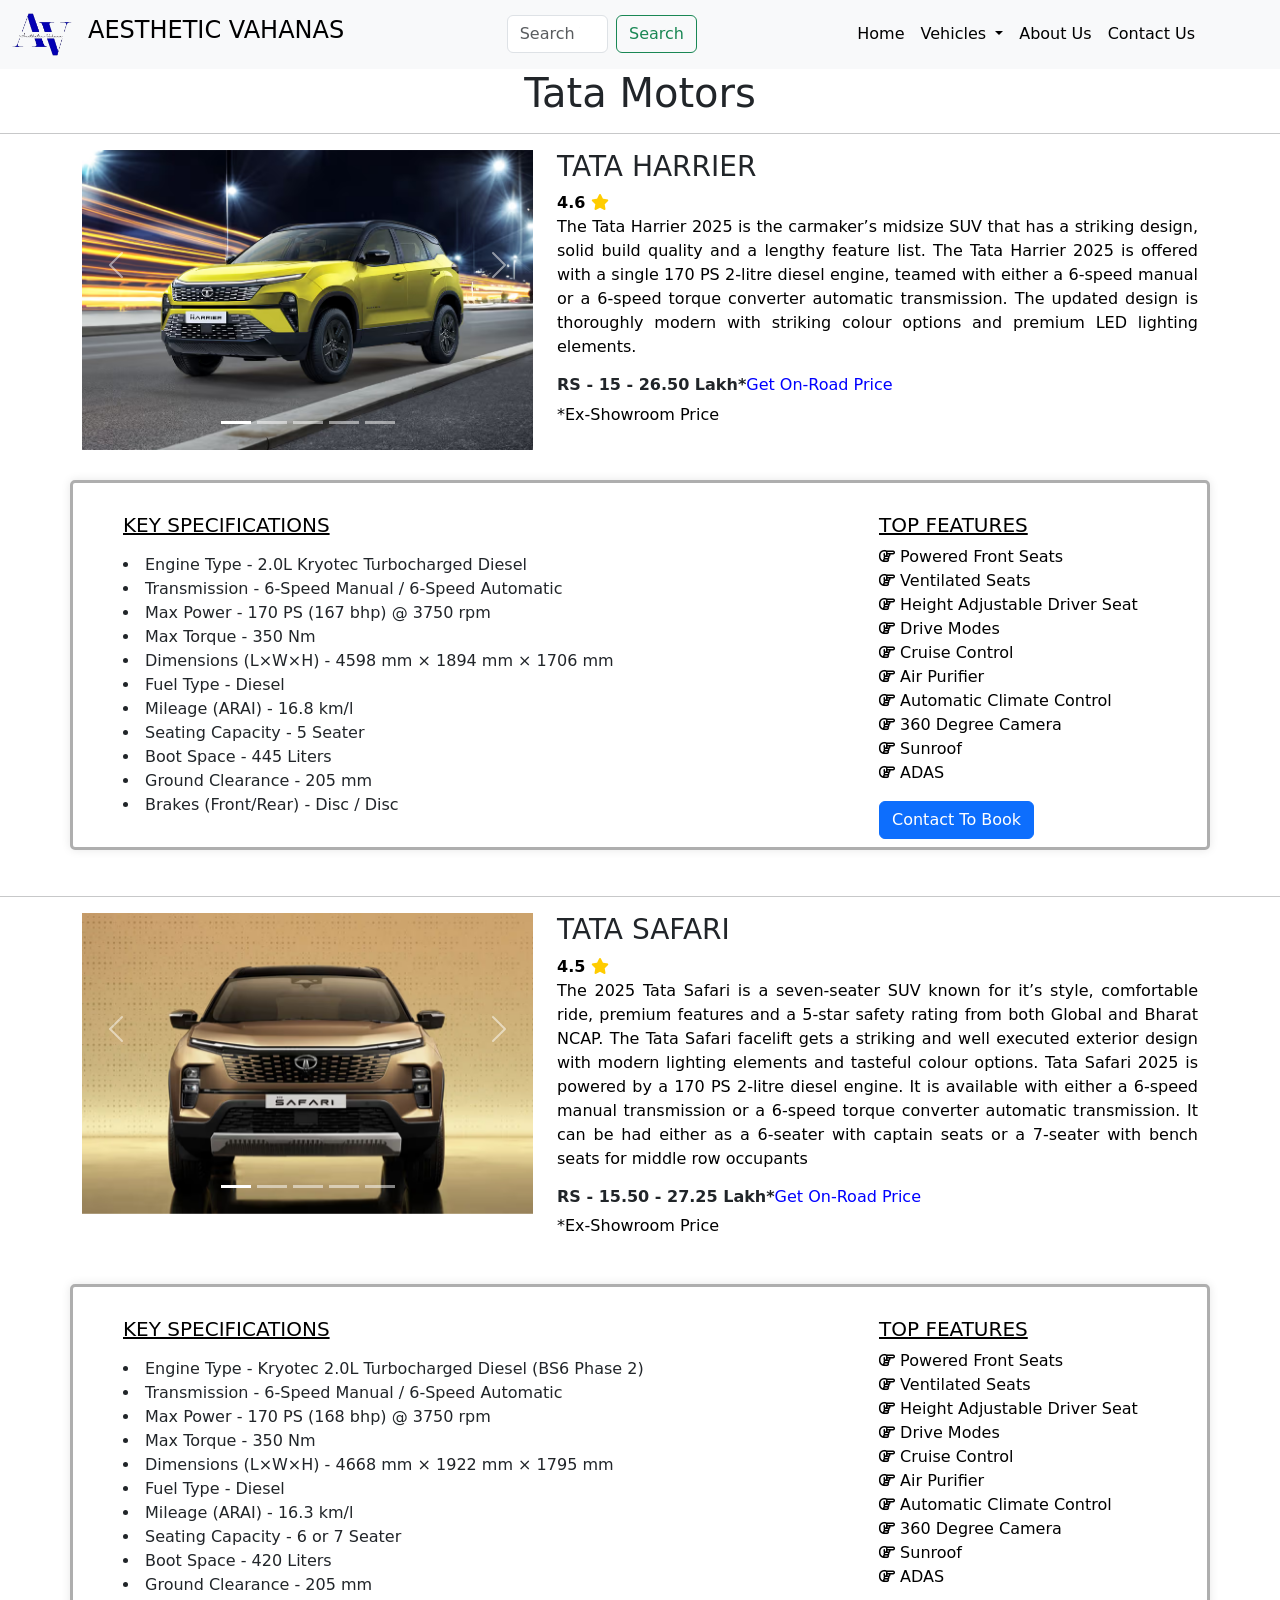
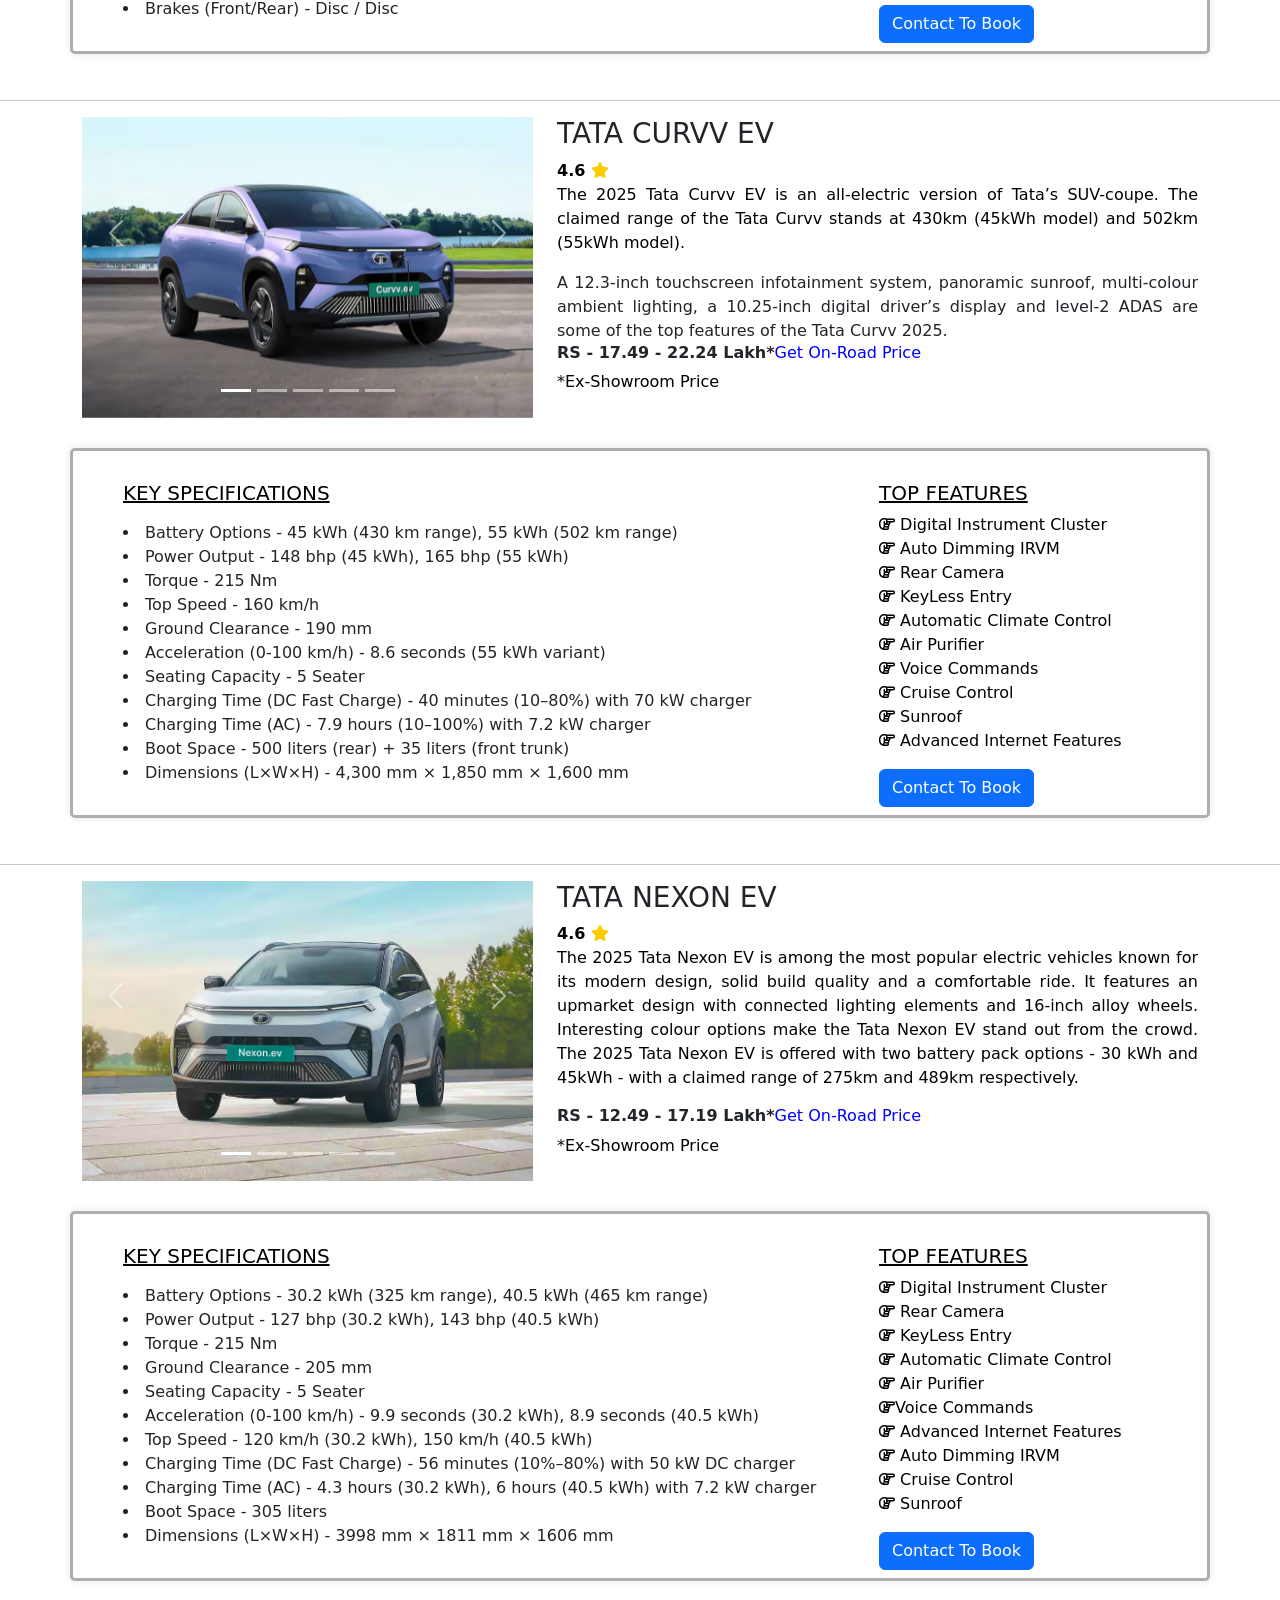
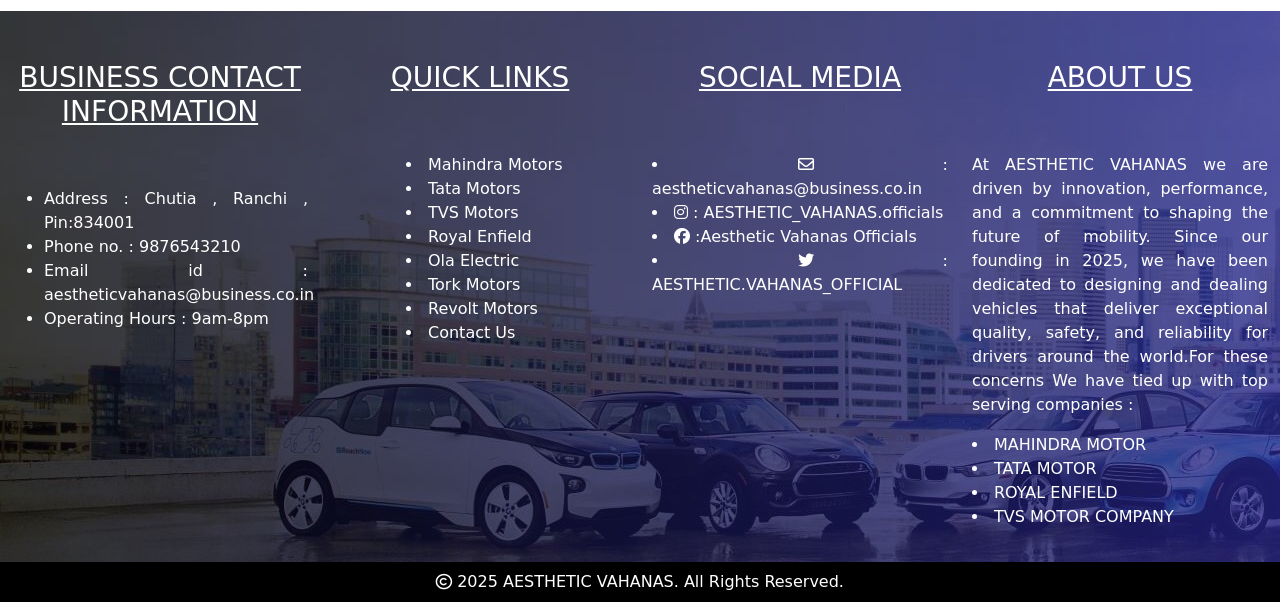
<file: project/tata.html>
<!DOCTYPE html>
<html lang="en">

<head>
  <meta charset="UTF-8">
  <meta name="viewport" content="width=device-width, initial-scale=1.0">

  <title>BOOK YOUR VEHICLE: Tata Motors</title>
  <link rel="icon" type="image/x-icon" href="img/logo.jpg">
  <link href="https://cdn.jsdelivr.net/npm/bootstrap@5.3.6/dist/css/bootstrap.min.css" rel="stylesheet"
    integrity="sha384-4Q6Gf2aSP4eDXB8Miphtr37CMZZQ5oXLH2yaXMJ2w8e2ZtHTl7GptT4jmndRuHDT" crossorigin="anonymous">
  <link rel="stylesheet" href="2nd.css">
</head>

<body>

  <nav class="navbar navbar-expand-lg bg-body-tertiary">
    <div class="container-fluid">
      <a class="navbar-brand col-md-1" href="index.html">
        <img src="img/logo.jpg" alt="Bootstrap" width="100%">
      </a>
      <a class="navbarbrand-name col-md-4" href="index.html">
        <h4>AESTHETIC VAHANAS</h4>
      </a>

      <div class="collapse navbar-collapse col-md-7" id="navbarSupportedContent">
        <form class="d-flex col-md-3" role="search" onsubmit="searchPage(event)">
          <input class="form-control me-2" id="searchInput" type="search" placeholder="Search Vehicle">
          <button class="btn btn-outline-success" type="submit">Search</button>
        </form>
        <ul class="navbar-nav  me-auto mb-2 mb-lg-0">
          <li class="nav-item">
            <a class="nav-link active" aria-current="page" href="index.html">Home</a>
          </li>
          <li class="nav-item dropdown">
            <a class="nav-link dropdown-toggle" href="#" role="button" data-bs-toggle="dropdown" aria-expanded="false">
              Vehicles
            </a>
            <ul class="dropdown-menu">
              <li><a class="dropdown-item" href="bike.html">Bikes</a></li>
              <hr>
              <li><a class="dropdown-item" href="car.html">Cars</a></li>
            </ul>
          </li>
          <li class="nav-item">
            <a class="nav-link" href="about.html">About Us</a>
          </li>
          <li class="nav-item">
            <a class="nav-link" href="contact.html">Contact Us</a>
          </li>
        </ul>

      </div>
    </div>
  </nav>

  <center>
    <h1>Tata Motors</h1>
  </center>
  <hr> 
  
  <section class="c1">
    <div class="container">
      <div class="row">
        <div class="col-md-5">
          <div id="carousel1" class="carousel slide">
            <div class="carousel-indicators">
              <button type="button" data-bs-target="#carousel1" data-bs-slide-to="0" class="active" aria-current="true"
                aria-label="Slide 1"></button>
              <button type="button" data-bs-target="#carousel1" data-bs-slide-to="1" aria-label="Slide 2"></button>
              <button type="button" data-bs-target="#carousel1" data-bs-slide-to="2" aria-label="Slide 3"></button>
              <button type="button" data-bs-target="#carousel1" data-bs-slide-to="3" aria-label="Slide 4"></button>
              <button type="button" data-bs-target="#carousel1" data-bs-slide-to="4" aria-label="Slide 5"></button>
            </div>
            <div class="carousel-inner">
              <div class="carousel-item active">
                <img src="img2/th1.jpg" class="d-block w-100" alt="..." width="100%">
              </div>
              <div class="carousel-item">
                <img src="img2/th2.jpg" class="d-block w-100" alt="..." width="100%">
              </div>
              <div class="carousel-item">
                <img src="img2/th3.jpg" class="d-block w-100" alt="..." width="100%">
              </div>
              <div class="carousel-item">
                <img src="img2/th4.jpg" class="d-block w-100" alt="..." width="100%">
              </div>
              <div class="carousel-item">
                <img src="img2/th5.jpg" class="d-block w-100" alt="..." width="100%">
              </div>
            </div>
            <button class="carousel-control-prev" type="button" data-bs-target="#carousel1" data-bs-slide="prev">
              <span class="carousel-control-prev-icon" aria-hidden="true"></span>
              <span class="visually-hidden">Previous</span>
            </button>
            <button class="carousel-control-next" type="button" data-bs-target="#carousel1" data-bs-slide="next">
              <span class="carousel-control-next-icon" aria-hidden="true"></span>
              <span class="visually-hidden">Next</span>
            </button>
          </div>
        </div>
        <div class="col-md-7">
          <h3>TATA HARRIER</h3>
          <p><b>4.6 </b> <i class="fa-solid fa-star"></i> <br>
            The Tata Harrier 2025 is the carmaker’s midsize SUV that has a striking design, solid build quality and a
            lengthy feature list.
            The Tata Harrier 2025 is offered with a single 170 PS 2-litre diesel engine, teamed
            with either a 6-speed manual or a 6-speed torque converter automatic transmission.
            The updated design is thoroughly modern with striking colour options and premium LED lighting elements. </p>
          <h6><b> RS - 15 - 26.50 Lakh*</b><span>Get On-Road Price</span></h6>
          <p>*Ex-Showroom Price </p>
        </div>
        <div class="col-md-12">
          <div class="row">
            <div class="col-md-8">
              <u>
                <h5>KEY SPECIFICATIONS</h5>
              </u>
              <p>
                <li> Engine Type - 2.0L Kryotec Turbocharged Diesel  </li>
                <li> Transmission - 6-Speed Manual / 6-Speed Automatic </li>
                <li> Max Power - 170 PS (167 bhp) @ 3750 rpm </li>
                <li> Max Torque - 350 Nm </li>
                <li> Dimensions (L×W×H) - 4598 mm × 1894 mm × 1706 mm </li>
                <li> Fuel Type - Diesel </li>
                <li> Mileage (ARAI) - 16.8 km/l </li>
                <li> Seating Capacity - 5 Seater </li>
                <li> Boot Space - 445 Liters </li>
                <li> Ground Clearance - 205 mm </li>
                <li> Brakes (Front/Rear) - Disc / Disc </li>
              </p>
            </div>
            <div class="col-md-4">
              <u>
                <h5>TOP FEATURES</h5>
              </u>
              <p><i class="fa-regular fa-hand-point-right"></i> Powered Front Seats
                <br> <i class="fa-regular fa-hand-point-right"></i> Ventilated Seats
                <br> <i class="fa-regular fa-hand-point-right"></i> Height Adjustable Driver Seat
                <br> <i class="fa-regular fa-hand-point-right"></i> Drive Modes
                <br> <i class="fa-regular fa-hand-point-right"></i> Cruise Control
                <br> <i class="fa-regular fa-hand-point-right"></i> Air Purifier
                <br> <i class="fa-regular fa-hand-point-right"></i> Automatic Climate Control
                <br> <i class="fa-regular fa-hand-point-right"></i> 360 Degree Camera
                <br> <i class="fa-regular fa-hand-point-right"></i> Sunroof
                <br> <i class="fa-regular fa-hand-point-right"></i> ADAS
              </p>
               <a  href="contact.html" class="btn btn-primary">Contact To Book</a>
            </div>
          </div>
        </div>
      </div>
    </div>

  </section>
  <hr>

  <section class="c2">
    <div class="container">
      <div class="row">
        <div class="col-md-5">
          <div id="#carousel2" class="carousel slide">
            <div class="carousel-indicators">
              <button type="button" data-bs-target="#carousel2" data-bs-slide-to="0" class="active" aria-current="true"
                aria-label="Slide 1"></button>
              <button type="button" data-bs-target="#carousel2" data-bs-slide-to="1" aria-label="Slide 2"></button>
              <button type="button" data-bs-target="#carousel2" data-bs-slide-to="2" aria-label="Slide 3"></button>
              <button type="button" data-bs-target="#carousel2" data-bs-slide-to="3" aria-label="Slide 4"></button>
              <button type="button" data-bs-target="#carousel2" data-bs-slide-to="4" aria-label="Slide 5"></button>
            </div>
            <div class="carousel-inner">
              <div class="carousel-item active">
                <img src="img2/ts1.jpg" class="d-block w-100" alt="..." width="100%">
              </div>
              <div class="carousel-item">
                <img src="img2/ts2.jpg" class="d-block w-100" alt="..." width="100%">
              </div>
              <div class="carousel-item">
                <img src="img2/ts3.jpg" class="d-block w-100" alt="..." width="100%">
              </div>
              <div class="carousel-item">
                <img src="img2/ts4.jpg" class="d-block w-100" alt="..." width="100%">
              </div>
              <div class="carousel-item">
                <img src="img2/ts5.jpg" class="d-block w-100" alt="..." width="100%">
              </div>
            </div>
            <button class="carousel-control-prev" type="button" data-bs-target="#carousel2" data-bs-slide="prev">
              <span class="carousel-control-prev-icon" aria-hidden="true"></span>
              <span class="visually-hidden">Previous</span>
            </button>
            <button class="carousel-control-next" type="button" data-bs-target="#carousel2" data-bs-slide="next">
              <span class="carousel-control-next-icon" aria-hidden="true"></span>
              <span class="visually-hidden">Next</span>
            </button>
          </div>
        </div>
        <div class="col-md-7">
          <h3>TATA SAFARI</h3>
          <p><b>4.5 </b> <i class="fa-solid fa-star"></i> <br>
            The 2025 Tata Safari is a seven-seater SUV known for it’s style, comfortable ride, premium features and a
            5-star safety rating from both Global and Bharat NCAP.
            The Tata Safari facelift gets a striking and well
            executed exterior design with modern lighting elements and tasteful colour options. Tata Safari 2025 is
            powered by a 170 PS 2-litre diesel engine. It is available with either a 6-speed manual transmission or a
            6-speed torque converter automatic transmission.
            It can be had either as a 6-seater with captain seats or a 7-seater with bench seats for middle row
            occupants</p>
          <h6><b> RS - 15.50 - 27.25 Lakh*</b><span>Get On-Road Price</span></h6>
          <p>*Ex-Showroom Price </p>
        </div>
        <div class="col-md-12">
          <div class="row">
            <div class="col-md-8">
              <u>
                <h5>KEY SPECIFICATIONS</h5>
              </u>
              <p>
                <li> Engine Type - Kryotec 2.0L Turbocharged Diesel (BS6 Phase 2) </li>
                <li> Transmission - 6-Speed Manual / 6-Speed Automatic </li>
                <li> Max Power - 170 PS (168 bhp) @ 3750 rpm </li>
                <li> Max Torque - 350 Nm </li>
                <li> Dimensions (L×W×H) - 4668 mm × 1922 mm × 1795 mm </li>
                <li> Fuel Type - Diesel </li>
                <li> Mileage (ARAI) - 16.3 km/l </li>
                <li> Seating Capacity - 6 or 7 Seater </li>
                <li> Boot Space - 420 Liters </li>
                <li> Ground Clearance - 205 mm </li>
                <li> Brakes (Front/Rear) - Disc / Disc </li>
              </p>
            </div>
            <div class="col-md-4">
              <u>
                <h5>TOP FEATURES</h5>
              </u>
              <p> <i class="fa-regular fa-hand-point-right"></i> Powered Front Seats
                <br> <i class="fa-regular fa-hand-point-right"></i> Ventilated Seats
                <br> <i class="fa-regular fa-hand-point-right"></i> Height Adjustable Driver Seat
                <br> <i class="fa-regular fa-hand-point-right"></i> Drive Modes
                <br> <i class="fa-regular fa-hand-point-right"></i> Cruise Control
                <br> <i class="fa-regular fa-hand-point-right"></i> Air Purifier
                <br> <i class="fa-regular fa-hand-point-right"></i> Automatic Climate Control
                <br> <i class="fa-regular fa-hand-point-right"></i> 360 Degree Camera
                <br> <i class="fa-regular fa-hand-point-right"></i> Sunroof
                <br> <i class="fa-regular fa-hand-point-right"></i> ADAS
              </p>
              <a  href="contact.html" class="btn btn-primary">Contact To Book</a>
            </div>
          </div>
        </div>
      </div>
    </div>

  </section>
  <hr>

  <section class="c3">
    <div class="container">
      <div class="row">
        <div class="col-md-5">
          <div id="carousel3" class="carousel slide">
            <div class="carousel-indicators">
              <button type="button" data-bs-target="#carousel3" data-bs-slide-to="0" class="active" aria-current="true"
                aria-label="Slide 1"></button>
              <button type="button" data-bs-target="#carousel3" data-bs-slide-to="1" aria-label="Slide 2"></button>
              <button type="button" data-bs-target="#carousel3" data-bs-slide-to="2" aria-label="Slide 3"></button>
              <button type="button" data-bs-target="#carousel3" data-bs-slide-to="3" aria-label="Slide 4"></button>
              <button type="button" data-bs-target="#carousel3" data-bs-slide-to="4" aria-label="Slide 5"></button>
            </div>
            <div class="carousel-inner">
              <div class="carousel-item active">
                <img src="img2/te1-1.jpg" class="d-block w-100" alt="..." width="100%">
              </div>
              <div class="carousel-item">
                <img src="img2/te1-2.jpg" class="d-block w-100" alt="..." width="100%">
              </div>
              <div class="carousel-item">
                <img src="img2/te1-3.jpg" class="d-block w-100" alt="..." width="100%">
              </div>
              <div class="carousel-item">
                <img src="img2/te1-4.jpg" class="d-block w-100" alt="..." width="100%">
              </div>
              <div class="carousel-item">
                <img src="img2/te1-5.jpg" class="d-block w-100" alt="..." width="100%">
              </div>
            </div>
            <button class="carousel-control-prev" type="button" data-bs-target="#carousel3" data-bs-slide="prev">
              <span class="carousel-control-prev-icon" aria-hidden="true"></span>
              <span class="visually-hidden">Previous</span>
            </button>
            <button class="carousel-control-next" type="button" data-bs-target="#carousel3" data-bs-slide="next">
              <span class="carousel-control-next-icon" aria-hidden="true"></span>
              <span class="visually-hidden">Next</span>
            </button>
          </div>
        </div>
        <div class="col-md-7">
          <h3>TATA CURVV EV</h3>
          <p><b>4.6 </b> <i class="fa-solid fa-star"></i> <br>
            The 2025 Tata Curvv EV is an all-electric version of Tata’s SUV-coupe.
            The claimed range of the Tata Curvv stands at 430km (45kWh model) and 502km (55kWh model). </p>
          A 12.3-inch touchscreen infotainment system, panoramic sunroof, multi-colour ambient lighting, a 10.25-inch
          digital driver’s display and level-2 ADAS are some of the top features of the Tata Curvv 2025.
          <h6><b> RS - 17.49 - 22.24 Lakh*</b><span>Get On-Road Price</span></h6>
          <p>*Ex-Showroom Price </p>
        </div>
        <div class="col-md-12">
          <div class="row">
            <div class="col-md-8">
              <u>
                <h5>KEY SPECIFICATIONS</h5>
              </u>
              <p>
                <li> Battery Options - 45 kWh (430 km range), 55 kWh (502 km range) </li>
                <li> Power Output - 148 bhp (45 kWh), 165 bhp (55 kWh) </li>
                <li> Torque - 215 Nm </li>
                <li> Top Speed - 160 km/h </li>
                <li> Ground Clearance - 190 mm </li>
                <li> Acceleration (0-100 km/h) - 8.6 seconds (55 kWh variant) </li>
                <li> Seating Capacity - 5 Seater </li>
                <li> Charging Time (DC Fast Charge) - 40 minutes (10–80%) with 70 kW charger </li>
                <li> Charging Time (AC) - 7.9 hours (10–100%) with 7.2 kW charger </li>
                <li> Boot Space - 500 liters (rear) + 35 liters (front trunk) </li>
                <li> Dimensions (L×W×H) - 4,300 mm × 1,850 mm × 1,600 mm </li>
            </div>
            <div class="col-md-4">
              <u>
                <h5>TOP FEATURES</h5>
              </u>
              <p> <i class="fa-regular fa-hand-point-right"></i> Digital Instrument Cluster
                <br> <i class="fa-regular fa-hand-point-right"></i> Auto Dimming IRVM
                <br> <i class="fa-regular fa-hand-point-right"></i> Rear Camera
                <br> <i class="fa-regular fa-hand-point-right"></i> KeyLess Entry
                <br> <i class="fa-regular fa-hand-point-right"></i> Automatic Climate Control
                <br> <i class="fa-regular fa-hand-point-right"></i> Air Purifier
                <br> <i class="fa-regular fa-hand-point-right"></i> Voice Commands
                <br> <i class="fa-regular fa-hand-point-right"></i> Cruise Control
                <br> <i class="fa-regular fa-hand-point-right"></i> Sunroof
                <br> <i class="fa-regular fa-hand-point-right"></i> Advanced Internet Features
              </p>
              <a  href="contact.html" class="btn btn-primary">Contact To Book</a>
            </div>
          </div>
        </div>
      </div>
    </div>

  </section>
  <hr>

  <section class="c4">
    <div class="container">
      <div class="row">
        <div class="col-md-5">
          <div id="carousel4" class="carousel slide">
            <div class="carousel-indicators">
              <button type="button" data-bs-target="#carousel4" data-bs-slide-to="0" class="active" aria-current="true"
                aria-label="Slide 1"></button>
              <button type="button" data-bs-target="#carousel4" data-bs-slide-to="1" aria-label="Slide 2"></button>
              <button type="button" data-bs-target="#carousel4" data-bs-slide-to="2" aria-label="Slide 3"></button>
              <button type="button" data-bs-target="#carousel4" data-bs-slide-to="3" aria-label="Slide 4"></button>
              <button type="button" data-bs-target="#carousel4" data-bs-slide-to="4" aria-label="Slide 5"></button>
            </div>
            <div class="carousel-inner">
              <div class="carousel-item active">
                <img src="img2/te2-1.jpg" class="d-block w-100" alt="..." width="100%">
              </div>
              <div class="carousel-item">
                <img src="img2/te2-2.jpg" class="d-block w-100" alt="..." width="100%">
              </div>
              <div class="carousel-item">
                <img src="img2/te2-3.jpg" class="d-block w-100" alt="..." width="100%">
              </div>
              <div class="carousel-item">
                <img src="img2/te2-4.jpg" class="d-block w-100" alt="..." width="100%">
              </div>
              <div class="carousel-item">
                <img src="img2/te2-5.jpg" class="d-block w-100" alt="..." width="100%">
              </div>
            </div>
            <button class="carousel-control-prev" type="button" data-bs-target="#carousel4" data-bs-slide="prev">
              <span class="carousel-control-prev-icon" aria-hidden="true"></span>
              <span class="visually-hidden">Previous</span>
            </button>
            <button class="carousel-control-next" type="button" data-bs-target="#carousel4" data-bs-slide="next">
              <span class="carousel-control-next-icon" aria-hidden="true"></span>
              <span class="visually-hidden">Next</span>
            </button>
          </div>
        </div>
        <div class="col-md-7">
          <h3>TATA NEXON EV</h3>
          <p><b>4.6 </b> <i class="fa-solid fa-star"></i> <br>
            The 2025 Tata Nexon EV is among the most popular electric vehicles known for its modern design, solid build
            quality and a comfortable ride.
            It features an upmarket design with connected lighting elements and 16-inch alloy wheels. Interesting colour
            options make the Tata Nexon EV stand out from the crowd.
            The 2025 Tata Nexon EV is offered with two battery pack options - 30 kWh and 45kWh - with a claimed range of
            275km and 489km respectively.
          </p>
          <h6><b> RS - 12.49 - 17.19 Lakh*</b><span>Get On-Road Price</span></h6>
          <p>*Ex-Showroom Price </p>
        </div>
        <div class="col-md-12">
          <div class="row">
            <div class="col-md-8">
              <u>
                <h5>KEY SPECIFICATIONS</h5>
              </u>
              <p>
                <li> Battery Options - 30.2 kWh (325 km range), 40.5 kWh (465 km range) </li>
                <li> Power Output - 127 bhp (30.2 kWh), 143 bhp (40.5 kWh) </li>
                <li> Torque - 215 Nm </li>
                <li> Ground Clearance - 205 mm </li>
                <li> Seating Capacity - 5 Seater </li>
                <li> Acceleration (0-100 km/h) - 9.9 seconds (30.2 kWh), 8.9 seconds (40.5 kWh) </li>
                <li> Top Speed - 120 km/h (30.2 kWh), 150 km/h (40.5 kWh) </li>
                <li> Charging Time (DC Fast Charge) - 56 minutes (10%–80%) with 50 kW DC charger </li>
                <li> Charging Time (AC) - 4.3 hours (30.2 kWh), 6 hours (40.5 kWh) with 7.2 kW charger </li>
                <li> Boot Space - 305 liters </li>
                <li> Dimensions (L×W×H) - 3998 mm × 1811 mm × 1606 mm </li>
              </p>
              </p>
            </div>
            <div class="col-md-4">
              <u>
                <h5>TOP FEATURES</h5>
              </u>
              <p> <i class="fa-regular fa-hand-point-right"></i> Digital Instrument Cluster
                <br> <i class="fa-regular fa-hand-point-right"></i> Rear Camera
                <br> <i class="fa-regular fa-hand-point-right"></i> KeyLess Entry
                <br> <i class="fa-regular fa-hand-point-right"></i> Automatic Climate Control
                <br> <i class="fa-regular fa-hand-point-right"></i> Air Purifier
                <br> <i class="fa-regular fa-hand-point-right"></i>Voice Commands
                <br> <i class="fa-regular fa-hand-point-right"></i> Advanced Internet Features
                <br> <i class="fa-regular fa-hand-point-right"></i> Auto Dimming IRVM
                <br> <i class="fa-regular fa-hand-point-right"></i> Cruise Control
                <br> <i class="fa-regular fa-hand-point-right"></i> Sunroof
              </p>
              <a  href="contact.html" class="btn btn-primary">Contact To Book</a>
            </div>
          </div>
        </div>
      </div>
    </div>

  </section>


  <section class="footer">
    <div class="container-fluid">
      <div class="row">
        <div class="col-md-3">
          <u class="u">
            <h3>BUSINESS CONTACT INFORMATION</h3>
          </u>
          <ul>
            <li>Address : Chutia , Ranchi , Pin:834001</li>
            <li>Phone no. : 9876543210</li>
            <li>Email id : aestheticvahanas@business.co.in</li>
            <li>Operating Hours : 9am-8pm </li>
          </ul>
        </div>

        <div class="col-md-3">
          <u class="u">
            <h3>QUICK LINKS</h3>
          </u>
          <div class=" text-center">
            <li><a href="mahindra.html">Mahindra Motors</a></li>
            <li><a href="tata.html">Tata Motors</a></li>
            <li><a href="tvs.html">TVS Motors</a></li>
            <li><a href="royal.html">Royal Enfield</a></li>
            <li><a href="ola.html">Ola Electric</a></li>
            <li><a href="tork.html">Tork Motors</a></li>
            <li><a href="revolt.html">Revolt Motors</a></li>
            <li><a href="contact.html">Contact Us</a></li>
          </div>
        </div>

        <div class="col-md-3">
          <u class="u">
            <h3>SOCIAL MEDIA</h3>
          </u>
          <li><i class="fa-regular fa-envelope"></i> : aestheticvahanas@business.co.in</li>
          <li><i class="fa-brands fa-instagram"></i> : AESTHETIC_VAHANAS.officials</li>
          <li><i class="fa-brands fa-facebook"></i> :Aesthetic Vahanas Officials</li>
          <li><i class="fa-brands fa-twitter"></i> : AESTHETIC.VAHANAS_OFFICIAL</li>
        </div>

        <div class="col-md-3">
          <u class="u">
            <h3>ABOUT US</h3>
          </u>
          <p>At AESTHETIC VAHANAS we are driven by innovation, performance, and a commitment to shaping the
            future of mobility. Since our founding in 2025, we have been dedicated to designing and
            dealing vehicles that deliver exceptional quality, safety, and reliability for drivers
            around the world.For these concerns
            We have tied up with top serving companies :
            <li>MAHINDRA MOTOR</li>
            <li>TATA MOTOR</li>
            <li>ROYAL ENFIELD</li>
            <li>TVS MOTOR COMPANY</li>
          </p>
        </div>
      </div>
    </div>
  </section>

  <section class="copyright">
    <div class="container-fluid">
      <div class="row">
        <div class="col-md-12">
          <h6> <i class="fa-regular fa-copyright"></i> 2025 AESTHETIC VAHANAS. All Rights Reserved.</h6>
        </div>
      </div>
    </div>
  </section>


  <script src="https://cdnjs.cloudflare.com/ajax/libs/jquery/3.7.1/jquery.min.js"
    integrity="sha512-v2CJ7UaYy4JwqLDIrZUI/4hqeoQieOmAZNXBeQyjo21dadnwR+8ZaIJVT8EE2iyI61OV8e6M8PP2/4hpQINQ/g=="
    crossorigin="anonymous" referrerpolicy="no-referrer"></script>
  <script src="https://cdn.jsdelivr.net/npm/bootstrap@5.3.6/dist/js/bootstrap.bundle.min.js"
    integrity="sha384-j1CDi7MgGQ12Z7Qab0qlWQ/Qqz24Gc6BM0thvEMVjHnfYGF0rmFCozFSxQBxwHKO"
    crossorigin="anonymous"></script>
  <link rel="stylesheet" href="https://cdnjs.cloudflare.com/ajax/libs/font-awesome/6.7.2/css/all.min.css"
    integrity="sha512-Evv84Mr4kqVGRNSgIGL/F/aIDqQb7xQ2vcrdIwxfjThSH8CSR7PBEakCr51Ck+w+/U6swU2Im1vVX0SVk9ABhg=="
    crossorigin="anonymous" referrerpolicy="no-referrer" />
  <script src="search.js"></script>
</body>

</html>
</file>
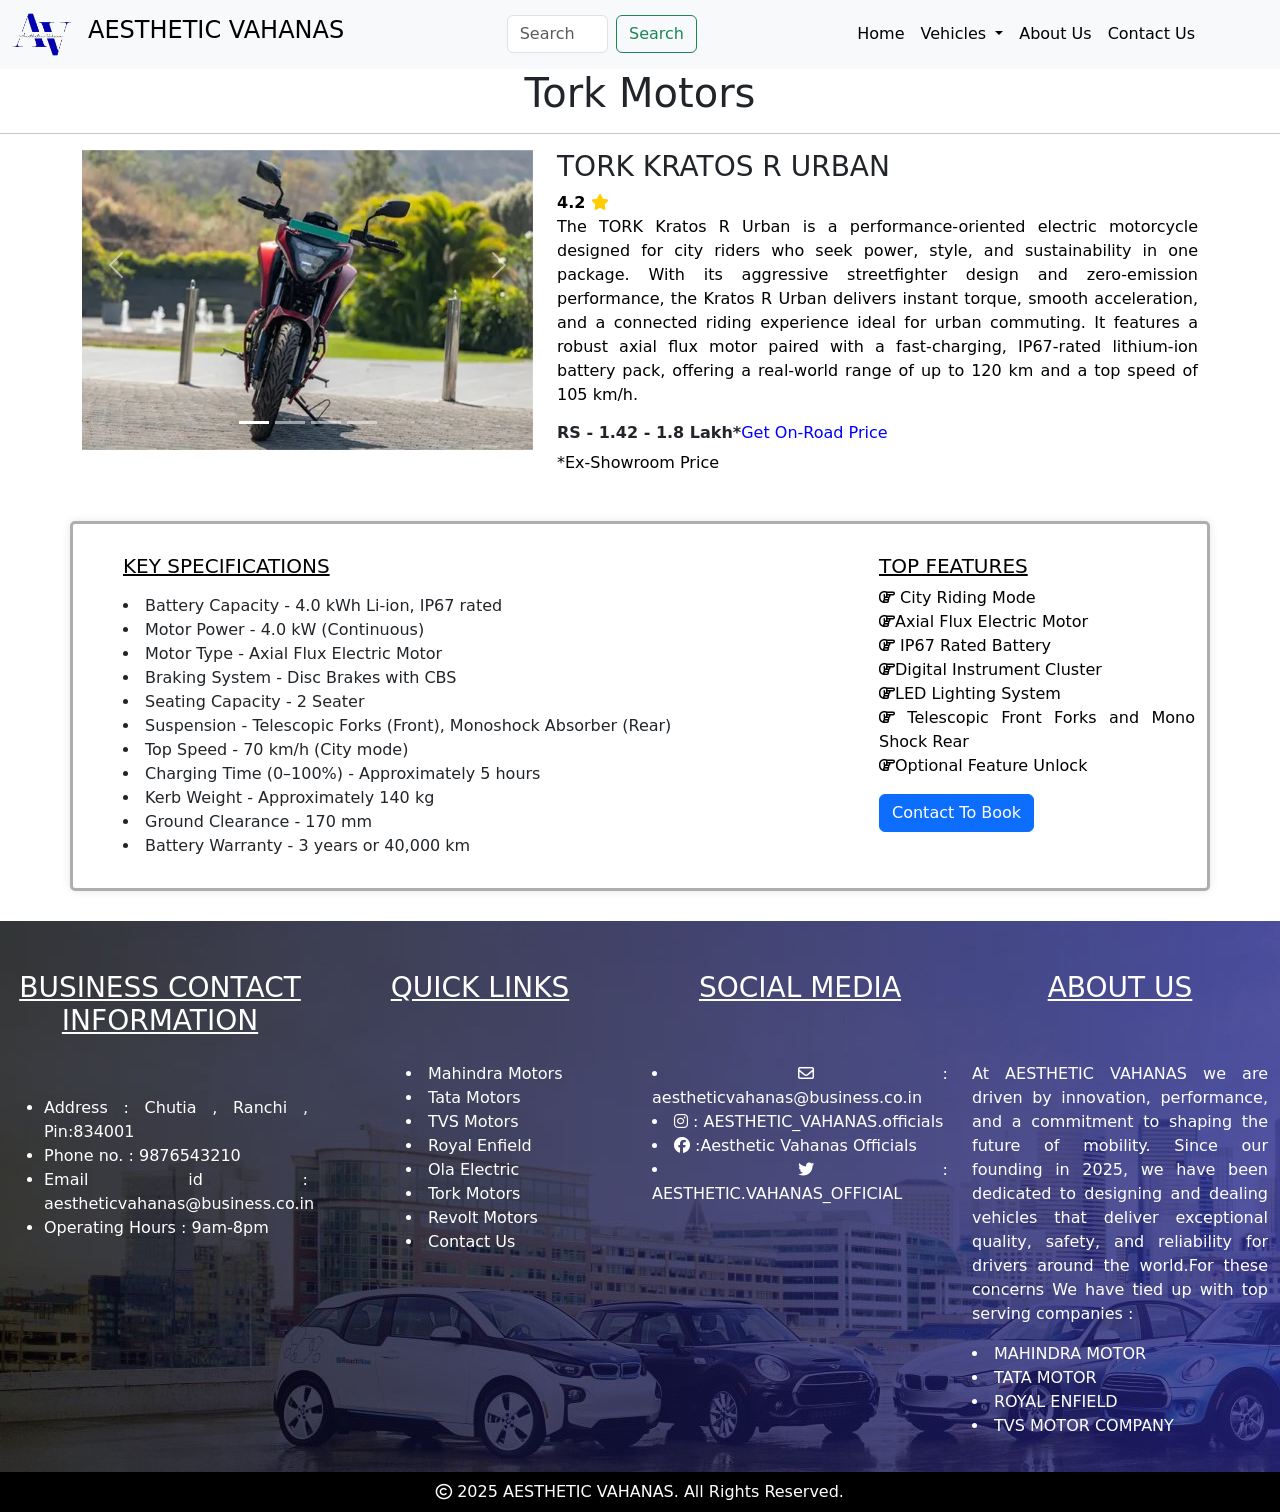
<file: project/tork.html>
<!DOCTYPE html>
<html lang="en">

<head>
    <meta charset="UTF-8">
    <meta name="viewport" content="width=device-width, initial-scale=1.0">

    <title>BOOK YOUR VEHICLE: Tork electric</title>
    <link rel="icon" type="image/x-icon" href="img/logo.jpg">
    <link href="https://cdn.jsdelivr.net/npm/bootstrap@5.3.6/dist/css/bootstrap.min.css" rel="stylesheet"
        integrity="sha384-4Q6Gf2aSP4eDXB8Miphtr37CMZZQ5oXLH2yaXMJ2w8e2ZtHTl7GptT4jmndRuHDT" crossorigin="anonymous">
    <link rel="stylesheet" href="2nd.css">
</head>

<body>

    <nav class="navbar navbar-expand-lg bg-body-tertiary">
        <div class="container-fluid">
            <a class="navbar-brand col-md-1" href="index.html">
                <img src="img/logo.jpg" alt="Bootstrap" width="100%">
            </a>
            <a class="navbarbrand-name col-md-4" href="index.html">
                <h4>AESTHETIC VAHANAS</h4>
            </a>

            <div class="collapse navbar-collapse col-md-7" id="navbarSupportedContent">
                <form class="d-flex col-md-3" role="search" onsubmit="searchPage(event)">
                    <input class="form-control me-2" id="searchInput" type="search" placeholder="Search Vehicle">
                    <button class="btn btn-outline-success" type="submit">Search</button>
                </form>
                <ul class="navbar-nav  me-auto mb-2 mb-lg-0">
                    <li class="nav-item">
                        <a class="nav-link active" aria-current="page" href="index.html">Home</a>
                    </li>
                    <li class="nav-item dropdown">
                        <a class="nav-link dropdown-toggle" href="#" role="button" data-bs-toggle="dropdown"
                            aria-expanded="false">
                            Vehicles
                        </a>
                        <ul class="dropdown-menu">
                            <li><a class="dropdown-item" href="bike.html">Bikes</a></li>
                            <hr>
                            <li><a class="dropdown-item" href="car.html">Cars</a></li>
                        </ul>
                    </li>
                    <li class="nav-item">
                        <a class="nav-link" href="about.html">About Us</a>
                    </li>
                    <li class="nav-item">
                        <a class="nav-link" href="contact.html">Contact Us</a>
                    </li>
                </ul>

            </div>
        </div>
    </nav>

    <center>
        <h1>Tork Motors</h1>
    </center>
    <hr> 
    
    <section class="b1">
        <div class="container">
            <div class="row">
                <div class="col-md-5">
                    <div id="carousel1" class="carousel slide">
                        <div class="carousel-indicators">
                            <button type="button" data-bs-target="#carousel1" data-bs-slide-to="0" class="active"
                                aria-current="true" aria-label="Slide 1"></button>
                            <button type="button" data-bs-target="#carousel1" data-bs-slide-to="1"
                                aria-label="Slide 2"></button>
                            <button type="button" data-bs-target="#carousel1" data-bs-slide-to="2"
                                aria-label="Slide 3"></button>
                            <button type="button" data-bs-target="#carousel1" data-bs-slide-to="3"
                                aria-label="Slide 4"></button>
                        </div>
                        <div class="carousel-inner">
                            <div class="carousel-item active">
                                <img src="img2/tk1.jpg" class="d-block w-100" alt="..." width="100%">
                            </div>
                            <div class="carousel-item">
                                <img src="img2/tk2.jpg" class="d-block w-100" alt="..." width="100%">
                            </div>
                            <div class="carousel-item">
                                <img src="img2/tk3.jpg" class="d-block w-100" alt="..." width="100%">
                            </div>
                            <div class="carousel-item">
                                <img src="img2/tk4.jpg" class="d-block w-100" alt="..." width="100%">
                            </div>
                        </div>
                        <button class="carousel-control-prev" type="button" data-bs-target="#carousel1"
                            data-bs-slide="prev">
                            <span class="carousel-control-prev-icon" aria-hidden="true"></span>
                            <span class="visually-hidden">Previous</span>
                        </button>
                        <button class="carousel-control-next" type="button" data-bs-target="#carousel1"
                            data-bs-slide="next">
                            <span class="carousel-control-next-icon" aria-hidden="true"></span>
                            <span class="visually-hidden">Next</span>
                        </button>
                    </div>
                </div>
                <div class="col-md-7">
                    <h3>TORK KRATOS R URBAN</h3>
                    <p><b>4.2 </b> <i class="fa-solid fa-star"></i> <br>
                        The TORK Kratos R Urban is a performance-oriented electric motorcycle designed for city riders
                        who seek power, style, and sustainability in one package. With its aggressive streetfighter
                        design and zero-emission performance, the Kratos R Urban delivers instant torque, smooth
                        acceleration, and a connected riding experience ideal for urban commuting.
                        It features a robust axial flux motor paired with a fast-charging, IP67-rated lithium-ion
                        battery pack, offering a real-world range of up to 120 km and a top speed of 105 km/h. </p>
                    <h6><b> RS - 1.42 - 1.8 Lakh*</b><span>Get On-Road Price</span></h6>
                    <p>*Ex-Showroom Price </p>
                </div>
                <div class="col-md-12">
                    <div class="row">
                        <div class="col-md-8">
                            <u>
                                <h5>KEY SPECIFICATIONS</h5>
                            </u>
                            <p>
                               <li> Battery Capacity - 4.0 kWh Li-ion, IP67 rated </li>
                               <li> Motor Power - 4.0 kW (Continuous) </li>
                               <li> Motor Type - Axial Flux Electric Motor </li>
                               <li> Braking System - Disc Brakes with CBS </li>
                               <li> Seating Capacity - 2 Seater </li>
                               <li> Suspension - Telescopic Forks (Front), Monoshock Absorber (Rear) </li>
                               <li> Top Speed - 70 km/h (City mode) </li>
                               <li> Charging Time (0–100%) - Approximately 5 hours </li>
                               <li> Kerb Weight - Approximately 140 kg </li>
                               <li> Ground Clearance - 170 mm </li>
                               <li> Battery Warranty - 3 years or 40,000 km </li>
                            </p>
                            </p>
                        </div>
                        <div class="col-md-4">
                            <u>
                                <h5>TOP FEATURES</h5>
                            </u>
                            <p> <i class="fa-regular fa-hand-point-right"></i> City Riding Mode
                                <br> <i class="fa-regular fa-hand-point-right"></i>Axial Flux Electric Motor
                                <br> <i class="fa-regular fa-hand-point-right"></i> IP67 Rated Battery
                                <br> <i class="fa-regular fa-hand-point-right"></i>Digital Instrument Cluster
                                <br> <i class="fa-regular fa-hand-point-right"></i>LED Lighting System
                                <br> <i class="fa-regular fa-hand-point-right"></i> Telescopic Front Forks and Mono Shock Rear
                                <br> <i class="fa-regular fa-hand-point-right"></i>Optional Feature Unlock
                            </p>
                           <a  href="contact.html" class="btn btn-primary">Contact To Book</a>
                        </div>
                    </div>
                </div>
            </div>
        </div>
    </section>


    <section class="footer">
        <div class="container-fluid">
            <div class="row">
                <div class="col-md-3">
                    <u class="u">
                        <h3>BUSINESS CONTACT INFORMATION</h3>
                    </u>
                    <ul>
                        <li>Address : Chutia , Ranchi , Pin:834001</li>
                        <li>Phone no. : 9876543210</li>
                        <li>Email id : aestheticvahanas@business.co.in</li>
                        <li>Operating Hours : 9am-8pm </li>
                    </ul>
                </div>

                <div class="col-md-3">
                    <u class="u">
                        <h3>QUICK LINKS</h3>
                    </u>
                    <div class=" text-center">
                        <li><a href="mahindra.html">Mahindra Motors</a></li>
                        <li><a href="tata.html">Tata Motors</a></li>
                        <li><a href="tvs.html">TVS Motors</a></li>
                        <li><a href="royal.html">Royal Enfield</a></li>
                        <li><a href="ola.html">Ola Electric</a></li>
                        <li><a href="tork.html">Tork Motors</a></li>
                        <li><a href="revolt.html">Revolt Motors</a></li>
                        <li><a href="contact.html">Contact Us</a></li>
                    </div>
                </div>

                <div class="col-md-3">
                    <u class="u">
                        <h3>SOCIAL MEDIA</h3>
                    </u>
                    <li><i class="fa-regular fa-envelope"></i> : aestheticvahanas@business.co.in</li>
                    <li><i class="fa-brands fa-instagram"></i> : AESTHETIC_VAHANAS.officials</li>
                    <li><i class="fa-brands fa-facebook"></i> :Aesthetic Vahanas Officials</li>
                    <li><i class="fa-brands fa-twitter"></i> : AESTHETIC.VAHANAS_OFFICIAL</li>
                </div>

                <div class="col-md-3">
                    <u class="u">
                        <h3>ABOUT US</h3>
                    </u>
                    <p>At AESTHETIC VAHANAS we are driven by innovation, performance, and a commitment to shaping the
                        future of mobility. Since our founding in 2025, we have been dedicated to designing and
                        dealing vehicles that deliver exceptional quality, safety, and reliability for drivers
                        around the world.For these concerns
                        We have tied up with top serving companies :
                        <li>MAHINDRA MOTOR</li>
                        <li>TATA MOTOR</li>
                        <li>ROYAL ENFIELD</li>
                        <li>TVS MOTOR COMPANY</li>
                    </p>
                </div>
            </div>
        </div>
    </section>

    <section class="copyright">
        <div class="container-fluid">
            <div class="row">
                <div class="col-md-12">
                    <h6> <i class="fa-regular fa-copyright"></i> 2025 AESTHETIC VAHANAS. All Rights Reserved.</h6>
                </div>
            </div>
        </div>
    </section>


    <script src="https://cdnjs.cloudflare.com/ajax/libs/jquery/3.7.1/jquery.min.js"
        integrity="sha512-v2CJ7UaYy4JwqLDIrZUI/4hqeoQieOmAZNXBeQyjo21dadnwR+8ZaIJVT8EE2iyI61OV8e6M8PP2/4hpQINQ/g=="
        crossorigin="anonymous" referrerpolicy="no-referrer"></script>
    <script src="https://cdn.jsdelivr.net/npm/bootstrap@5.3.6/dist/js/bootstrap.bundle.min.js"
        integrity="sha384-j1CDi7MgGQ12Z7Qab0qlWQ/Qqz24Gc6BM0thvEMVjHnfYGF0rmFCozFSxQBxwHKO"
        crossorigin="anonymous"></script>
    <link rel="stylesheet" href="https://cdnjs.cloudflare.com/ajax/libs/font-awesome/6.7.2/css/all.min.css"
        integrity="sha512-Evv84Mr4kqVGRNSgIGL/F/aIDqQb7xQ2vcrdIwxfjThSH8CSR7PBEakCr51Ck+w+/U6swU2Im1vVX0SVk9ABhg=="
        crossorigin="anonymous" referrerpolicy="no-referrer" />
    <script src="search.js"></script>
</body>

</html>
</file>
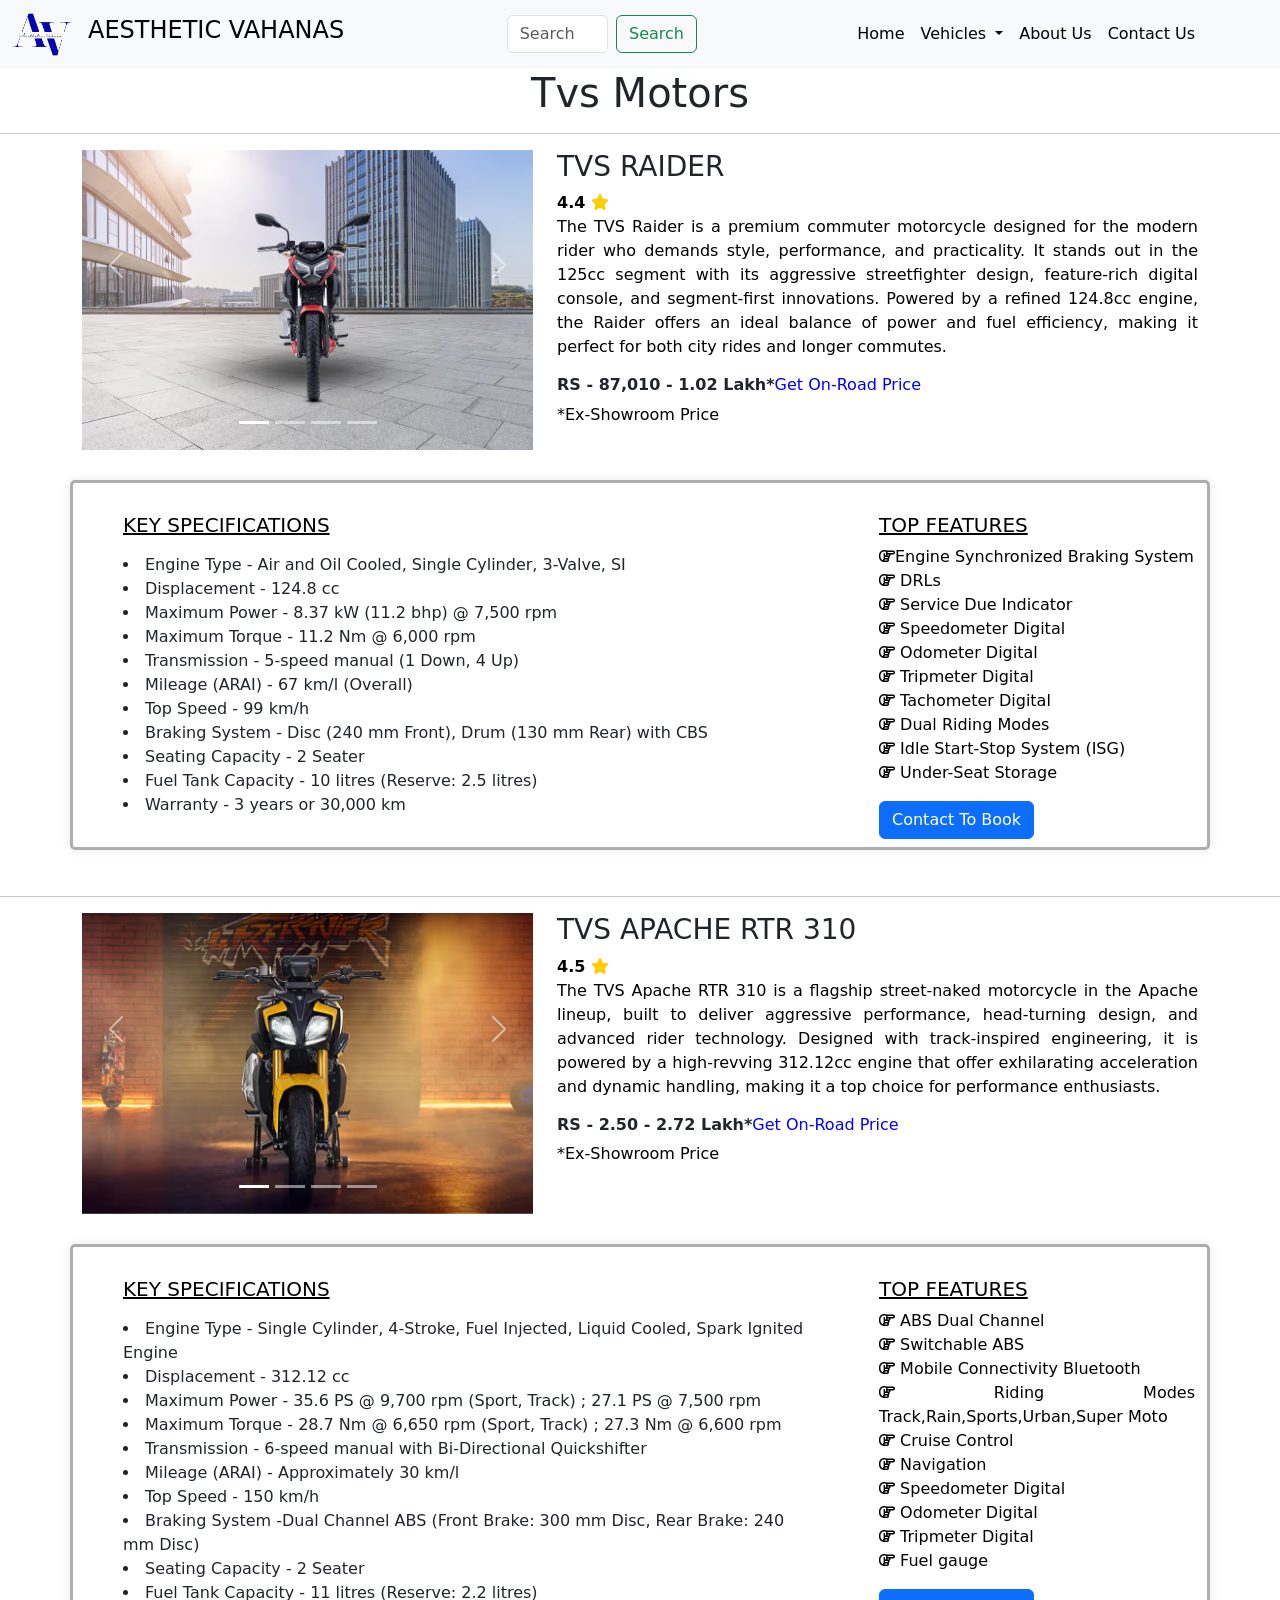
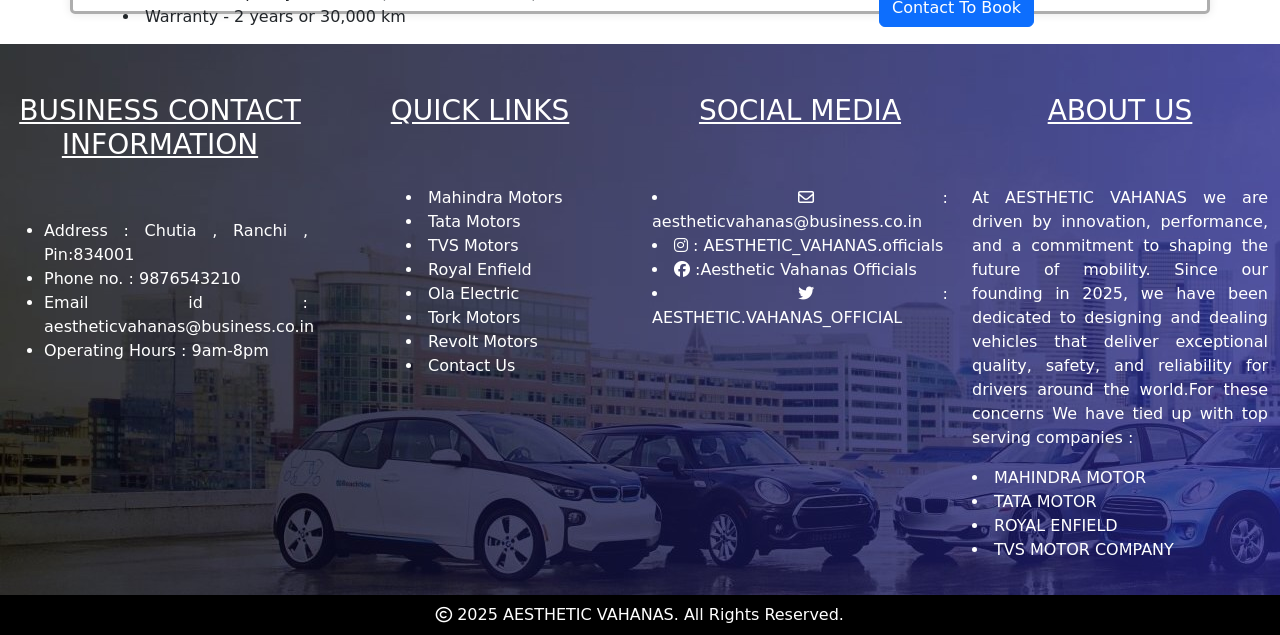
<file: project/tvs.html>
<!DOCTYPE html>
<html lang="en">

<head>
    <meta charset="UTF-8">
    <meta name="viewport" content="width=device-width, initial-scale=1.0">

    <title>BOOK YOUR VEHICLE: TVS Motors</title>
    <link rel="icon" type="image/x-icon" href="img/logo.jpg">
    <link href="https://cdn.jsdelivr.net/npm/bootstrap@5.3.6/dist/css/bootstrap.min.css" rel="stylesheet"
        integrity="sha384-4Q6Gf2aSP4eDXB8Miphtr37CMZZQ5oXLH2yaXMJ2w8e2ZtHTl7GptT4jmndRuHDT" crossorigin="anonymous">
    <link rel="stylesheet" href="2nd.css">
</head>

<body>

    <nav class="navbar navbar-expand-lg bg-body-tertiary">
        <div class="container-fluid">
            <a class="navbar-brand col-md-1" href="index.html">
                <img src="img/logo.jpg" alt="Bootstrap" width="100%">
            </a>
            <a class="navbarbrand-name col-md-4" href="index.html">
                <h4>AESTHETIC VAHANAS</h4>
            </a>

            <div class="collapse navbar-collapse col-md-7" id="navbarSupportedContent">
                <form class="d-flex col-md-3" role="search" onsubmit="searchPage(event)">
                    <input class="form-control me-2" id="searchInput" type="search" placeholder="Search Vehicle">
                    <button class="btn btn-outline-success" type="submit">Search</button>
                </form>
                <ul class="navbar-nav  me-auto mb-2 mb-lg-0">
                    <li class="nav-item">
                        <a class="nav-link active" aria-current="page" href="index.html">Home</a>
                    </li>
                    <li class="nav-item dropdown">
                        <a class="nav-link dropdown-toggle" href="#" role="button" data-bs-toggle="dropdown"
                            aria-expanded="false">
                            Vehicles
                        </a>
                        <ul class="dropdown-menu">
                            <li><a class="dropdown-item" href="bike.html">Bikes</a></li>
                            <hr>
                            <li><a class="dropdown-item" href="car.html">Cars</a></li>
                        </ul>
                    </li>
                    <li class="nav-item">
                        <a class="nav-link" href="about.html">About Us</a>
                    </li>
                    <li class="nav-item">
                        <a class="nav-link" href="contact.html">Contact Us</a>
                    </li>
                </ul>

            </div>
        </div>
    </nav>

    <center>
        <h1>Tvs Motors</h1>
    </center>
    <hr>
    
    <section class="b1">
        <div class="container">
            <div class="row">
                <div class="col-md-5">
                    <div id="carousel1" class="carousel slide">
                        <div class="carousel-indicators">
                            <button type="button" data-bs-target="#carousel1" data-bs-slide-to="0" class="active"
                                aria-current="true" aria-label="Slide 1"></button>
                            <button type="button" data-bs-target="#carousel1" data-bs-slide-to="1"
                                aria-label="Slide 2"></button>
                            <button type="button" data-bs-target="#carousel1" data-bs-slide-to="2"
                                aria-label="Slide 3"></button>
                            <button type="button" data-bs-target="#carousel1" data-bs-slide-to="3"
                                aria-label="Slide 4"></button>
                        </div>
                        <div class="carousel-inner">
                            <div class="carousel-item active">
                                <img src="img2/tr1.jpg" class="d-block w-100" alt="..." width="100%">
                            </div>
                            <div class="carousel-item">
                                <img src="img2/tr2.jpg" class="d-block w-100" alt="..." width="100%">
                            </div>
                            <div class="carousel-item">
                                <img src="img2/tr3.jpg" class="d-block w-100" alt="..." width="100%">
                            </div>
                            <div class="carousel-item">
                                <img src="img2/tr4.jpg" class="d-block w-100" alt="..." width="100%">
                            </div>
                        </div>
                        <button class="carousel-control-prev" type="button" data-bs-target="#carousel1"
                            data-bs-slide="prev">
                            <span class="carousel-control-prev-icon" aria-hidden="true"></span>
                            <span class="visually-hidden">Previous</span>
                        </button>
                        <button class="carousel-control-next" type="button" data-bs-target="#carousel1"
                            data-bs-slide="next">
                            <span class="carousel-control-next-icon" aria-hidden="true"></span>
                            <span class="visually-hidden">Next</span>
                        </button>
                    </div>
                </div>
                <div class="col-md-7">
                    <h3>TVS RAIDER</h3>
                    <p><b>4.4 </b> <i class="fa-solid fa-star"></i> <br>
                        The TVS Raider is a premium commuter motorcycle designed for the modern rider who demands style,
                        performance, and practicality. It stands out in the 125cc segment with its aggressive
                        streetfighter design, feature-rich digital console, and segment-first innovations. Powered by a
                        refined 124.8cc engine, the Raider offers an ideal balance of power and fuel efficiency, making
                        it perfect for both city rides and longer commutes. </p>
                    <h6><b> RS - 87,010 - 1.02 Lakh*</b><span>Get On-Road Price</span></h6>
                    <p>*Ex-Showroom Price </p>
                </div>
                <div class="col-md-12">
                    <div class="row">
                        <div class="col-md-8">
                            <u>
                                <h5>KEY SPECIFICATIONS</h5>
                            </u>
                            <p>
                                <li> Engine Type - Air and Oil Cooled, Single Cylinder, 3-Valve, SI </li>
                                <li> Displacement - 124.8 cc </li>
                                <li> Maximum Power - 8.37 kW (11.2 bhp) @ 7,500 rpm </li>
                                <li> Maximum Torque - 11.2 Nm @ 6,000 rpm </li>
                                <li> Transmission - 5-speed manual (1 Down, 4 Up) </li>
                                <li> Mileage (ARAI) - 67 km/l (Overall) </li>
                                <li> Top Speed - 99 km/h </li>
                                <li> Braking System - Disc (240 mm Front), Drum (130 mm Rear) with CBS </li>
                                <li> Seating Capacity - 2 Seater </li>
                                <li> Fuel Tank Capacity - 10 litres (Reserve: 2.5 litres) </li>
                                <li> Warranty - 3 years or 30,000 km </li>
                            </p>
                            </p>
                        </div>
                        <div class="col-md-4">
                            <u>
                                <h5>TOP FEATURES</h5>
                            </u>
                            <p> <i class="fa-regular fa-hand-point-right"></i>Engine Synchronized Braking System
                                <br> <i class="fa-regular fa-hand-point-right"></i> DRLs
                                <br> <i class="fa-regular fa-hand-point-right"></i> Service Due Indicator
                                <br> <i class="fa-regular fa-hand-point-right"></i> Speedometer Digital
                                <br> <i class="fa-regular fa-hand-point-right"></i> Odometer Digital
                                <br> <i class="fa-regular fa-hand-point-right"></i> Tripmeter Digital
                                <br> <i class="fa-regular fa-hand-point-right"></i> Tachometer Digital
                                <br> <i class="fa-regular fa-hand-point-right"></i> Dual Riding Modes
                                <br> <i class="fa-regular fa-hand-point-right"></i> Idle Start-Stop System (ISG)
                                <br> <i class="fa-regular fa-hand-point-right"></i> Under-Seat Storage
                            </p>
                           <a  href="contact.html" class="btn btn-primary">Contact To Book</a>
                        </div>
                    </div>
                </div>
            </div>
        </div>

    </section>
    <hr>

    <section class="b2">
        <div class="container">
            <div class="row">
                <div class="col-md-5">
                    <div id="carousel2" class="carousel slide">
                        <div class="carousel-indicators">
                            <button type="button" data-bs-target="#carousel2" data-bs-slide-to="0" class="active"
                                aria-current="true" aria-label="Slide 1"></button>
                            <button type="button" data-bs-target="#carousel2" data-bs-slide-to="1"
                                aria-label="Slide 2"></button>
                            <button type="button" data-bs-target="#carousel2" data-bs-slide-to="2"
                                aria-label="Slide 3"></button>
                            <button type="button" data-bs-target="#carousel1" data-bs-slide-to="3"
                                aria-label="Slide 4"></button>
                        </div>
                        <div class="carousel-inner">
                            <div class="carousel-item active">
                                <img src="img2/ta1.jpg" class="d-block w-100" alt="..." width="100%">
                            </div>
                            <div class="carousel-item">
                                <img src="img2/ta2.jpg" class="d-block w-100" alt="..." width="100%">
                            </div>
                            <div class="carousel-item">
                                <img src="img2/ta3.jpg" class="d-block w-100" alt="..." width="100%">
                            </div>
                            <div class="carousel-item">
                                <img src="img2/ta4.jpg" class="d-block w-100" alt="..." width="100%">
                            </div>
                        </div>
                        <button class="carousel-control-prev" type="button" data-bs-target="#carousel2"
                            data-bs-slide="prev">
                            <span class="carousel-control-prev-icon" aria-hidden="true"></span>
                            <span class="visually-hidden">Previous</span>
                        </button>
                        <button class="carousel-control-next" type="button" data-bs-target="#carousel2"
                            data-bs-slide="next">
                            <span class="carousel-control-next-icon" aria-hidden="true"></span>
                            <span class="visually-hidden">Next</span>
                        </button>
                    </div>
                </div>
                <div class="col-md-7">
                    <h3>TVS APACHE RTR 310</h3>
                    <p><b>4.5 </b> <i class="fa-solid fa-star"></i> <br>
                        The TVS Apache RTR 310 is a flagship street-naked motorcycle in the Apache lineup, built
                        to deliver aggressive performance, head-turning design, and advanced rider technology.
                        Designed with track-inspired engineering, it is powered by a high-revving 312.12cc engine that
                        offer exhilarating acceleration and dynamic handling, making it a top choice for performance
                        enthusiasts. </p>
                    <h6><b> RS - 2.50 - 2.72 Lakh*</b><span>Get On-Road Price</span></h6>
                    <p>*Ex-Showroom Price </p>
                </div>
                <div class="col-md-12">
                    <div class="row">
                        <div class="col-md-8">
                            <u>
                                <h5>KEY SPECIFICATIONS</h5>
                            </u>
                            <p>
                                <li> Engine Type - Single Cylinder, 4-Stroke, Fuel Injected, Liquid Cooled, Spark Ignited Engine </li>
                                <li> Displacement - 312.12 cc </li>
                                <li> Maximum Power - 35.6 PS @ 9,700 rpm (Sport, Track) ; 27.1 PS @ 7,500 rpm  </li>
                                <li> Maximum Torque - 28.7 Nm @ 6,650 rpm (Sport, Track) ; 27.3 Nm @ 6,600 rpm  </li>
                                <li> Transmission - 6-speed manual with Bi-Directional Quickshifter </li>
                                <li> Mileage (ARAI) - Approximately 30 km/l </li>
                                <li> Top Speed - 150 km/h </li>
                                <li> Braking System -Dual Channel ABS (Front Brake: 300 mm Disc, Rear Brake: 240 mm Disc) </li>
                                <li> Seating Capacity - 2 Seater </li>
                                <li> Fuel Tank Capacity - 11 litres (Reserve: 2.2 litres) </li>
                                <li> Warranty - 2 years or 30,000 km </li>
                            </p>
                            </p>
                        </div>
                        <div class="col-md-4">
                            <u>
                                <h5>TOP FEATURES</h5>
                            </u>
                            <p> <i class="fa-regular fa-hand-point-right"></i> ABS Dual Channel
                                <br> <i class="fa-regular fa-hand-point-right"></i> Switchable ABS
                                <br> <i class="fa-regular fa-hand-point-right"></i> Mobile Connectivity Bluetooth
                                <br> <i class="fa-regular fa-hand-point-right"></i> Riding Modes Track,Rain,Sports,Urban,Super Moto
                                <br> <i class="fa-regular fa-hand-point-right"></i> Cruise Control
                                <br> <i class="fa-regular fa-hand-point-right"></i> Navigation
                                <br> <i class="fa-regular fa-hand-point-right"></i> Speedometer Digital
                                <br> <i class="fa-regular fa-hand-point-right"></i> Odometer Digital
                                <br> <i class="fa-regular fa-hand-point-right"></i> Tripmeter Digital
                                <br> <i class="fa-regular fa-hand-point-right"></i> Fuel gauge
                            </p>
                           <a  href="contact.html" class="btn btn-primary">Contact To Book</a>
                        </div>
                    </div>
                </div>
            </div>
        </div>

    </section>

    <section class="footer">
        <div class="container-fluid">
            <div class="row">
                <div class="col-md-3">
                    <u class="u">
                        <h3>BUSINESS CONTACT INFORMATION</h3>
                    </u>
                    <ul>
                        <li>Address : Chutia , Ranchi , Pin:834001</li>
                        <li>Phone no. : 9876543210</li>
                        <li>Email id : aestheticvahanas@business.co.in</li>
                        <li>Operating Hours : 9am-8pm </li>
                    </ul>
                </div>

                <div class="col-md-3">
                    <u class="u">
                        <h3>QUICK LINKS</h3>
                    </u>
                    <div class=" text-center">
                        <li><a href="mahindra.html">Mahindra Motors</a></li>
                        <li><a href="tata.html">Tata Motors</a></li>
                        <li><a href="tvs.html">TVS Motors</a></li>
                        <li><a href="royal.html">Royal Enfield</a></li>
                        <li><a href="ola.html">Ola Electric</a></li>
                        <li><a href="tork.html">Tork Motors</a></li>
                        <li><a href="revolt.html">Revolt Motors</a></li>
                        <li><a href="contact.html">Contact Us</a></li>
                    </div>
                </div>

                <div class="col-md-3">
                    <u class="u">
                        <h3>SOCIAL MEDIA</h3>
                    </u>
                    <li><i class="fa-regular fa-envelope"></i> : aestheticvahanas@business.co.in</li>
                    <li><i class="fa-brands fa-instagram"></i> : AESTHETIC_VAHANAS.officials</li>
                    <li><i class="fa-brands fa-facebook"></i> :Aesthetic Vahanas Officials</li>
                    <li><i class="fa-brands fa-twitter"></i> : AESTHETIC.VAHANAS_OFFICIAL</li>
                </div>

                <div class="col-md-3">
                    <u class="u">
                        <h3>ABOUT US</h3>
                    </u>
                    <p>At AESTHETIC VAHANAS we are driven by innovation, performance, and a commitment to shaping the
                        future of mobility. Since our founding in 2025, we have been dedicated to designing and
                        dealing vehicles that deliver exceptional quality, safety, and reliability for drivers
                        around the world.For these concerns
                        We have tied up with top serving companies :
                        <li>MAHINDRA MOTOR</li>
                        <li>TATA MOTOR</li>
                        <li>ROYAL ENFIELD</li>
                        <li>TVS MOTOR COMPANY</li>
                    </p>
                </div>
            </div>
        </div>
    </section>

    <section class="copyright">
        <div class="container-fluid">
            <div class="row">
                <div class="col-md-12">
                    <h6> <i class="fa-regular fa-copyright"></i> 2025 AESTHETIC VAHANAS. All Rights Reserved.</h6>
                </div>
            </div>
        </div>
    </section>

    <script src="https://cdnjs.cloudflare.com/ajax/libs/jquery/3.7.1/jquery.min.js"
        integrity="sha512-v2CJ7UaYy4JwqLDIrZUI/4hqeoQieOmAZNXBeQyjo21dadnwR+8ZaIJVT8EE2iyI61OV8e6M8PP2/4hpQINQ/g=="
        crossorigin="anonymous" referrerpolicy="no-referrer"></script>
    <script src="https://cdn.jsdelivr.net/npm/bootstrap@5.3.6/dist/js/bootstrap.bundle.min.js"
        integrity="sha384-j1CDi7MgGQ12Z7Qab0qlWQ/Qqz24Gc6BM0thvEMVjHnfYGF0rmFCozFSxQBxwHKO"
        crossorigin="anonymous"></script>
    <link rel="stylesheet" href="https://cdnjs.cloudflare.com/ajax/libs/font-awesome/6.7.2/css/all.min.css"
        integrity="sha512-Evv84Mr4kqVGRNSgIGL/F/aIDqQb7xQ2vcrdIwxfjThSH8CSR7PBEakCr51Ck+w+/U6swU2Im1vVX0SVk9ABhg=="
        crossorigin="anonymous" referrerpolicy="no-referrer" />
    <script src="search.js"></script>
</body>

</html>
</file>
<file: project/style.css>
@media(max-width: 767px) {

    /* base page start */
    .navbar-brand {
        width: 60px;

    }

    .navbar-nav {
        display: flex;
        justify-content: center;
        margin-left: 20%;
        margin-right: 20%;
        text-align: right;
    }

    .navbar a {
        color: rgb(0, 0, 0);
        text-decoration: none;
    }

    .navbar {

        position: sticky;
        top: 0;
        left: 0;
        width: 100%;
        z-index: 1000;
        /* makes sure it stays above other elements */
    }

    .footer {
        background-image: url(img/bg1.jpg);
        background-position: center;
        height: auto;
        background-size: cover;
    }

    .col-md-3 h3 {
        color: white;
        padding-top: 50px;
        padding-bottom: 10px;
    }

    .footer .col-md-3 li,
    .footer .col-md-3 u,
    .footer .col-md-3 p {
        color: white;
        text-align: justify;
    }

    .footer .col-md-3 p {
        padding-bottom: 5px;
    }

    .footer .row .col-md-3 a {
        color: white;
        text-decoration: none;
    }

    .copyright .col-md-12 {
        background-color: black;
        height: 40px;
    }

    .copyright .col-md-12 h6 {
        color: white;
        margin: 10px;
        text-align: center;
    }

    /* base page ends*/

    .row h1 {
        text-align: center;
        color: black;
    }



    .carousel {
        margin-bottom: 05%;
    }

    .carousel-caption p {
        width: 400px;
        color: white;
        text-align: left;
        margin-bottom: -10px;
    }


    .carousel-caption h5 {
        width: 400px;
        color: white;
        text-align: left;
        margin-bottom: -2px;
    }

    .carousel-control-prev-icon,
    .carousel-control-next-icon {
        color: white;

    }



    h1 {
        text-align: center;
        color: rgb(00, 0, 0);
    }

    .card {
        margin: 5%;
    }

    .card img {
        width: 100%;
        height: 350px;
    }

    .cards .col-md-3 img {
        width: 100%;
        height: 200px;
    }

    .card-text {
        color: rgb(00, 0, 0);
         box-sizing: border-box;
    }

    .card .card-text {
        text-align: justify;
    }

    .card .card-body {
        height: auto;
        padding-left: 20px;
    }

    .card .card-body p {
        margin-bottom: 5px;
        overflow-wrap: break-word;
        word-wrap: break-word;
        white-space: normal;
    }


    .product .row h2,
    .product .rowu {
        text-align: center;
        padding-top: 20px;
    }

    h1 u {
        color: black;
    }


    /*contact us page*/
    .contact {
        background: #fff;
        padding: 20px 20px;
        margin: 20px;
        border-radius: 8px;
        box-shadow: 0 0 10px rgba(0, 0, 0, 0.1);
    }

    .col-md-3 iframe {
        width: 100%;
        height: 400px;
        padding: 10px 0px;
        border-radius: 10%;
    }

    .forme {
        margin-left: 25%;
        margin-right: 25%;
        background: white;
        padding: 20px 30px;
        border-radius: 8px;
        box-shadow: 0 0 10px rgba(0, 0, 0, 0.1);
        width: 350px;
    }

    .forme label {
        display: block;
        margin-bottom: 6px;
        font-weight: bold;
        color: #333;
    }

    input[type="text"],
    input[type="email"],
    .forme textarea {
        width: 100%;
        padding: 10px;
        margin-bottom: 15px;
        border-radius: 4px;
        border: 1px solid #ccc;
        resize: vertical;
        font-size: 14px;
    }

    .forme button {
        background-color: #28a745;
        color: white;
        padding: 10px 18px;
        border: none;
        border-radius: 4px;
        cursor: pointer;
        font-size: 16px;
    }

    .forme button:hover {
        background-color: #218838;
    }

    .forme .success-message {
        color: green;
        font-weight: bold;
        margin-top: 10px;
        display: none;
    }

    .framee {
        margin-left: 12%;
        margin-right: 12%;
    }

    .heed {
        text-align: center;
    }

    .contact .in-touch{
        margin: 5%;
        padding-left: 5%;
        background-color: rgb(175, 159, 139);
    }
    /*contact us page end*/

    .about {
        background: #fff;
        padding: 40px 20px;
        max-width: 800px;
        margin: 40px auto;
        border-radius: 8px;
        box-shadow: 0 0 10px rgba(0, 0, 0, 0.1);
    }

    .about p {
        color: black;
    }
}

@media(min-width:767px) and (max-width: 948px) {

    /* base page start */
    .navbar-brand {
        width: 60px;
    }

    .navbar-nav {
        display: flex;
        justify-content: center;
        margin-left: 20%;
        margin-right: 20%;
        text-align: right;
    }

    .navbar a {
        color: rgb(0, 0, 0);
        text-decoration: none;
    }

    .navbar {
        position: sticky;
        top: 0;
        left: 0;
        width: 100%;
        z-index: 1000;
        /* makes sure it stays above other elements */
    }

    .navbar .d-flex {
        display: flex;
        justify-content: flex-start;
        margin-left: auto;
    }

    .form-control {
        width: 100%;
    }

    .footer {
        background-image: url(img/bg1.jpg);
        background-size: cover;
        height: 780px;
    }

    .footer .col-md-3 {
        margin-left: 12.5%;
        margin-right: 12.5%;
    }

    .col-md-3 h3,
    .col-md-3 u {
        color: white;
        text-align: center;
        margin-top: 4px;
    }

    .footer .col-md-3 li {
        color: white;
        text-align: left;
    }

    .footer .row .col-md-3 a {
        color: white;
        text-decoration: none;
    }

    .footer .col-md-3 p{
        color: white;
    }
    .text-center {
        padding-left: 20%;
    }

    .copyright .col-md-12 {
        background-color: black;
        height: 40px;
    }

    .copyright .col-md-12 h6 {
        color: white;
        margin: 10px;
        text-align: center;
    }

    /* base page ends*/

    .row h1 {
        text-align: center;
        color: black;
    }

    .card {
        margin: 5%;
        height: -100px;
    }

    .card img {
        width: 100%;
        height: 350px;
    }

    .carousel {
        margin-bottom: 05%;
    }

    .carousel-caption h5,
    .carousel-caption p {
        color: white;
        text-align: start;
    }

    .carousel-control-prev-icon,
    .carousel-control-next-icon {
        color: white;

    }



    h1 {
        text-align: center;
        color: rgb(00, 0, 0);
    }

    .cards .col-md-3 img {
        width: 100%;
        height: 300px;
    }

    .card-text {
        color: rgb(00, 0, 0);
    }

    .card .card-text {
        text-align: left ;
    }


    .product .row h2,
    .product .row u {
        text-align: center;
        padding-top: 20px;
    }

    h1 u {
        color: black;
    }

    .cards .left {
        margin-left: 12.5%;
    }

    .cards .right {
        margin-right: 12.5%;
    }

    /*contact us page*/
    .contact {
        background: #fff;
        padding: 20px 20px;
        margin: 20px;
        border-radius: 8px;
        box-shadow: 0 0 10px rgba(0, 0, 0, 0.1);
    }

    .col-md-3 iframe {
        width: 100%;
        height: 400px;
        padding: 10px 0px;
        border-radius: 10%;
    }

    .forme {
        margin-left: 25%;
        margin-right: 25%;
        background: white;
        padding: 20px 30px;
        border-radius: 8px;
        box-shadow: 0 0 10px rgba(0, 0, 0, 0.1);
        width: 350px;
    }

    .forme label {
        display: block;
        margin-bottom: 6px;
        font-weight: bold;
        color: #333;
    }

    input[type="text"],
    input[type="email"],
    .forme textarea {
        width: 100%;
        padding: 10px;
        margin-bottom: 15px;
        border-radius: 4px;
        border: 1px solid #ccc;
        resize: vertical;
        font-size: 14px;
    }

    .forme button {
        background-color: #28a745;
        color: white;
        padding: 10px 18px;
        border: none;
        border-radius: 4px;
        cursor: pointer;
        font-size: 16px;
    }

    .forme button:hover {
        background-color: #218838;
    }

    .forme .success-message {
        color: green;
        font-weight: bold;
        margin-top: 10px;
        display: none;
    }

    .framee {
        margin-left: 12%;
        margin-right: 12%;
    }

    .heed {
        text-align: center;
    }

    .contact .in-touch{
        margin: 5%;
        padding-left: 5%;
        background-color: rgb(175, 159, 139);
    }
    /*contact us page end*/

    .about {
        background: #fff;
        padding: 40px 20px;
        max-width: 800px;
        margin: 40px auto;
        border-radius: 8px;
        box-shadow: 0 0 10px rgba(0, 0, 0, 0.1);
    }

    .about p {
        color: black;
    }
}

@media(min-width:948px) and (max-width: 1319px) {

    /* base page start */
    .navbar-brand {
        width: 60px;
    }

    .navbar-nav {
        display: flex;
        justify-content: center;
        margin-left: 20%;
        margin-right: 20%;
        text-align: right;
    }

    .navbar a {
        color: rgb(0, 0, 0);
        text-decoration: none;
    }

    .navbar {
        position: sticky;
        top: 0;
        left: 0;
        width: 100%;
        z-index: 1000;
        /* makes sure it stays above other elements */
    }

    .navbar .d-flex {
        display: flex;
        justify-content: flex-start;
        margin-left: auto;
    }

    .form-control {
        width: 100%;
    }

    .footer {
        background-image: url(img/bg1.jpg);
        background-size: cover;
        height: 780px;
    }

    .col-md-3 h3,
    .col-md-3 u {
        color: white;
        text-align: center;
        margin-top: 4px;
    }

    .footer .col-md-3 li {
        color: white;
        text-align: left;
    }

    .footer .row .col-md-3 a {
        color: white;
        text-decoration: none;

    }

    .text-center {
        padding-left: 20%;
    }

    .copyright .col-md-12 {
        background-color: black;
        height: 40px;
    }

    .copyright .col-md-12 h6 {
        color: white;
        margin: 10px;
        text-align: center;
    }

    /* base page ends*/

    .row h1 {
        text-align: center;
        color: black;
    }

    .card {
        margin: 5%;
        height: -100px;
    }

    .card img {
        width: 100%;
        height: 350px;
    }

    .carousel {
        margin-bottom: 05%;
    }

    .carousel-caption h5,
    p {
        color: white;
        text-align: start;
    }

    .carousel-control-prev-icon,
    .carousel-control-next-icon {
        color: white;

    }



    h1 {
        text-align: center;
        color: rgb(00, 0, 0);
    }

    .cards .col-md-3 img {
        width: 100%;
        height: 300px;
    }

    .card-text {
        color: rgb(00, 0, 0);
    }

    .card .card-text {
        text-align: left;
    }


    .product .row h2,
    .product .row u {
        text-align: center;
        padding-top: 20px;
    }

    h1 u {
        color: black;
    }

    .cards .left {
        margin-left: 12.5%;
    }

    .cards .right {
        margin-right: 12.5%;
    }

    /*contact us page*/
    .contact {
        background: #fff;
        padding: 20px 20px;
        margin: 20px;
        border-radius: 8px;
        box-shadow: 0 0 10px rgba(0, 0, 0, 0.1);
    }

    .col-md-3 iframe {
        width: 100%;
        height: 400px;
        padding: 10px 0px;
        border-radius: 10%;
    }

    .forme {
        margin-left: 25%;
        margin-right: 25%;
        background: white;
        padding: 20px 30px;
        border-radius: 8px;
        box-shadow: 0 0 10px rgba(0, 0, 0, 0.1);
        width: 350px;
    }

    .forme label {
        display: block;
        margin-bottom: 6px;
        font-weight: bold;
        color: #333;
    }

    input[type="text"],
    input[type="email"],
    .forme textarea {
        width: 100%;
        padding: 10px;
        margin-bottom: 15px;
        border-radius: 4px;
        border: 1px solid #ccc;
        resize: vertical;
        font-size: 14px;
    }

    .forme button {
        background-color: #28a745;
        color: white;
        padding: 10px 18px;
        border: none;
        border-radius: 4px;
        cursor: pointer;
        font-size: 16px;
    }

    .forme button:hover {
        background-color: #218838;
    }

    .forme .success-message {
        color: green;
        font-weight: bold;
        margin-top: 10px;
        display: none;
    }

    .framee {
        margin-left: 12%;
        margin-right: 12%;
    }

    .heed {
        text-align: center;
    }

    .contact .in-touch{
        margin: 5%;
        padding-left: 5%;
        background-color: rgb(175, 159, 139);
    }
    /*contact us page end*/

    .about {
        background: #fff;
        padding: 40px 20px;
        max-width: 800px;
        margin: 40px auto;
        border-radius: 8px;
        box-shadow: 0 0 10px rgba(0, 0, 0, 0.1);
    }

    .about p {
        color: black;
    }
}

@media(min-width:1319px) {

    /* base page start */
    .navbar-brand {
        width: 60px;
    }

    .navbar-nav {
        display: flex;
        justify-content: center;
        margin-left: 20%;
        margin-right: 20%;
        text-align: right;
    }

    .navbar a {
        color: rgb(0, 0, 0);
        text-decoration: none;
    }

    .navbar {
        position: sticky;
        top: 0;
        left: 0;
        width: 100%;
        z-index: 1000;
        /* makes sure it stays above other elements */
    }

    .footer {
        background-image: url(img/bg1.jpg);
        height: 551px;
        background-size: cover;
    }

    .col-md-3 h3 {
        color: white;
        text-align: center;
        padding: 50px 0px;
    }

    .footer .col-md-3 li,
    u {
        color: white;
        text-align: justify;
    }

    .footer .text-center {
        padding-left: 25%;
    }

    .footer .row .col-md-3 a {
        color: white;
        text-decoration: none;
        text-align: center;
    }

    .copyright .col-md-12 {
        background-color: black;
        height: 40px;
    }

    .copyright .col-md-12 h6 {
        color: white;
        margin: 10px;
        text-align: center;
    }

    /* base page ends*/

    .row h1 {
        text-align: center;
        color: black;
    }

    .card {
        margin: 5%;
    }

    .card img {
        width: 100%;
        height: 350px;
    }

    .carousel {
        margin-bottom: 05%;
    }

    .carousel-caption h5,
    p {
        color: white;
        text-align: start;
    }

    .carousel-control-prev-icon,
    .carousel-control-next-icon {
        color: white;

    }

    .cards .col-md-3 img {
        width: 100%;
        height: 200px;
    }

    .cards .left {
        margin-left: 12.5%;
    }

    .cards .right {
        margin-right: 12.5%;
    }

    h1 {
        text-align: center;
        color: rgb(00, 0, 0);
    }

    .card-text {
        color: rgb(00, 0, 0);
    }


    .product .row h2,
    .product .rowu {
        text-align: center;
        padding-top: 20px;
    }

    h1 u {
        color: black;
    }

    .card .card-text {
        text-align: justify;
    }

    /*contact us page*/
    .contact {
        background: #fff;
        padding: 20px 20px;
        margin: 20px;
        border-radius: 8px;
        box-shadow: 0 0 10px rgba(0, 0, 0, 0.1);
    }

    .col-md-3 iframe {
        width: 100%;
        height: 400px;
        padding: 10px 0px;
        border-radius: 10%;
    }

    .forme {
        margin-left: 25%;
        margin-right: 25%;
        background: white;
        padding: 20px 30px;
        border-radius: 8px;
        box-shadow: 0 0 10px rgba(0, 0, 0, 0.1);
        width: 350px;
    }

    .forme label {
        display: block;
        margin-bottom: 6px;
        font-weight: bold;
        color: #333;
    }

    input[type="text"],
    input[type="email"],
    .forme textarea {
        width: 100%;
        padding: 10px;
        margin-bottom: 15px;
        border-radius: 4px;
        border: 1px solid #ccc;
        resize: vertical;
        font-size: 14px;
    }

    .forme button {
        background-color: #28a745;
        color: white;
        padding: 10px 18px;
        border: none;
        border-radius: 4px;
        cursor: pointer;
        font-size: 16px;
    }

    .forme button:hover {
        background-color: #218838;
    }

    .forme .success-message {
        color: green;
        font-weight: bold;
        margin-top: 10px;
        display: none;
    }

    .framee {
        margin-left: 12%;
        margin-right: 12%;
    }

    .heed {
        text-align: center;
    }

    .contact .in-touch{
        margin: 5%;
        padding-left: 5%;
        background-color: rgb(175, 159, 139);
    }
    /*contact us page end*/

    .about {
        background: #fff;
        padding: 40px 20px;
        max-width: 800px;
        margin: 40px auto;
        border-radius: 8px;
        box-shadow: 0 0 10px rgba(0, 0, 0, 0.1);
    }

    .about p {
        color: black;
    }
}
</file>
<file: project/2nd.css>
.navbar-brand {
    width: 60px;

}
.navbar {
  position: sticky;
  top: 0;
  left: 0;
  width: 100%;
  z-index: 1000; /* makes sure it stays above other elements */
}
.navbar-nav {
    text-align: right;
}

.navbar-nav {
    display: flex;
    justify-content: center;
    margin-left: 20%;
    margin-right: 20%;
}



.navbar a {
    color: rgb(0, 0, 0);
    text-decoration: none;


}

.copyright .col-md-12{
    background-color: black;
    height: 40px;
}

.copyright .col-md-12 h6{
    color: white;
    margin: 10px;
    text-align: center;
}

.col-md-3 h3 {
    color: white;
    text-align: center;
    padding: 50px 0px;
}

.card .card-text {
    text-align: justify;
}

.row .col-md-7 {
    text-align: justify;
}

.row .col-md-7 i {
    color: rgb(255, 204, 0);
}


.row .col-md-7 p {
    color: black;
}

.col-md-7 span {
    color: blue;
}
.carousel {
    padding-top: 70px;
    margin-top: -70px;
}
.footer {
    background-image: url(img/bg1.jpg);
    height: 551px;
}
.footer .text-center{
    padding-left: 25%;
}
.footer .col-md-3 li,u,p{
    color: white;
    text-align: justify;
}

.footer .row .col-md-3 a {
    color: rgb(255, 255, 255);
    text-decoration: none;
}
.container .col-md-12 {
    border-radius: 5px;
    border-color: rgba(0, 0, 0, 0.316);
    box-shadow: 0 0 10px rgba(0, 0, 0, 0.1);
    margin: 30px 0px;
    border-style: solid;
    height: 370px;
}
.container .col-md-12 h5{
    color: black;
}
.container .col-md-12 u {
    color: black;
}
.container .col-md-12 p{
    color: black;
}
.container .col-md-12 .col-md-8 {
    padding-top: 30px;
    padding-left: 50px;
}
 
 .container .col-md-12 .col-md-4 {
    padding-top: 30px;
    padding-left: 50px;
}
.y{
    color: black;
}
</file>
